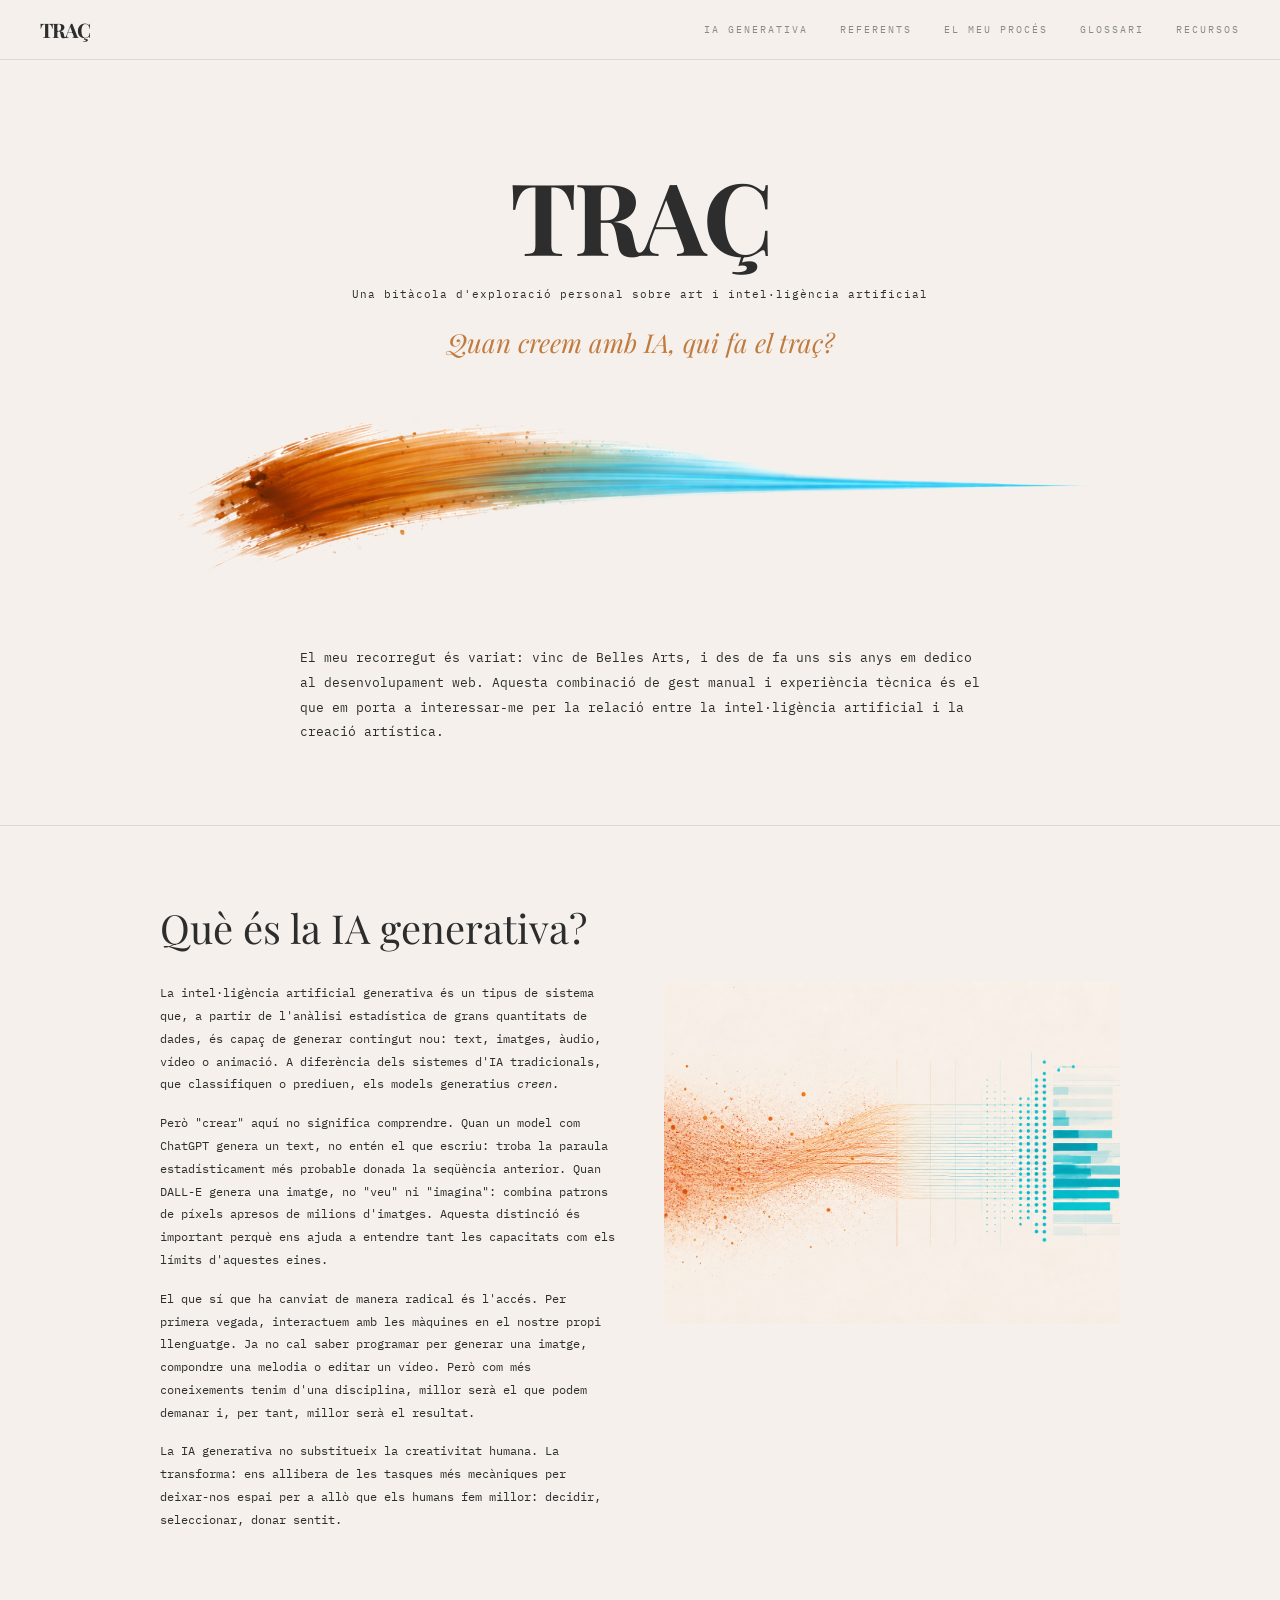
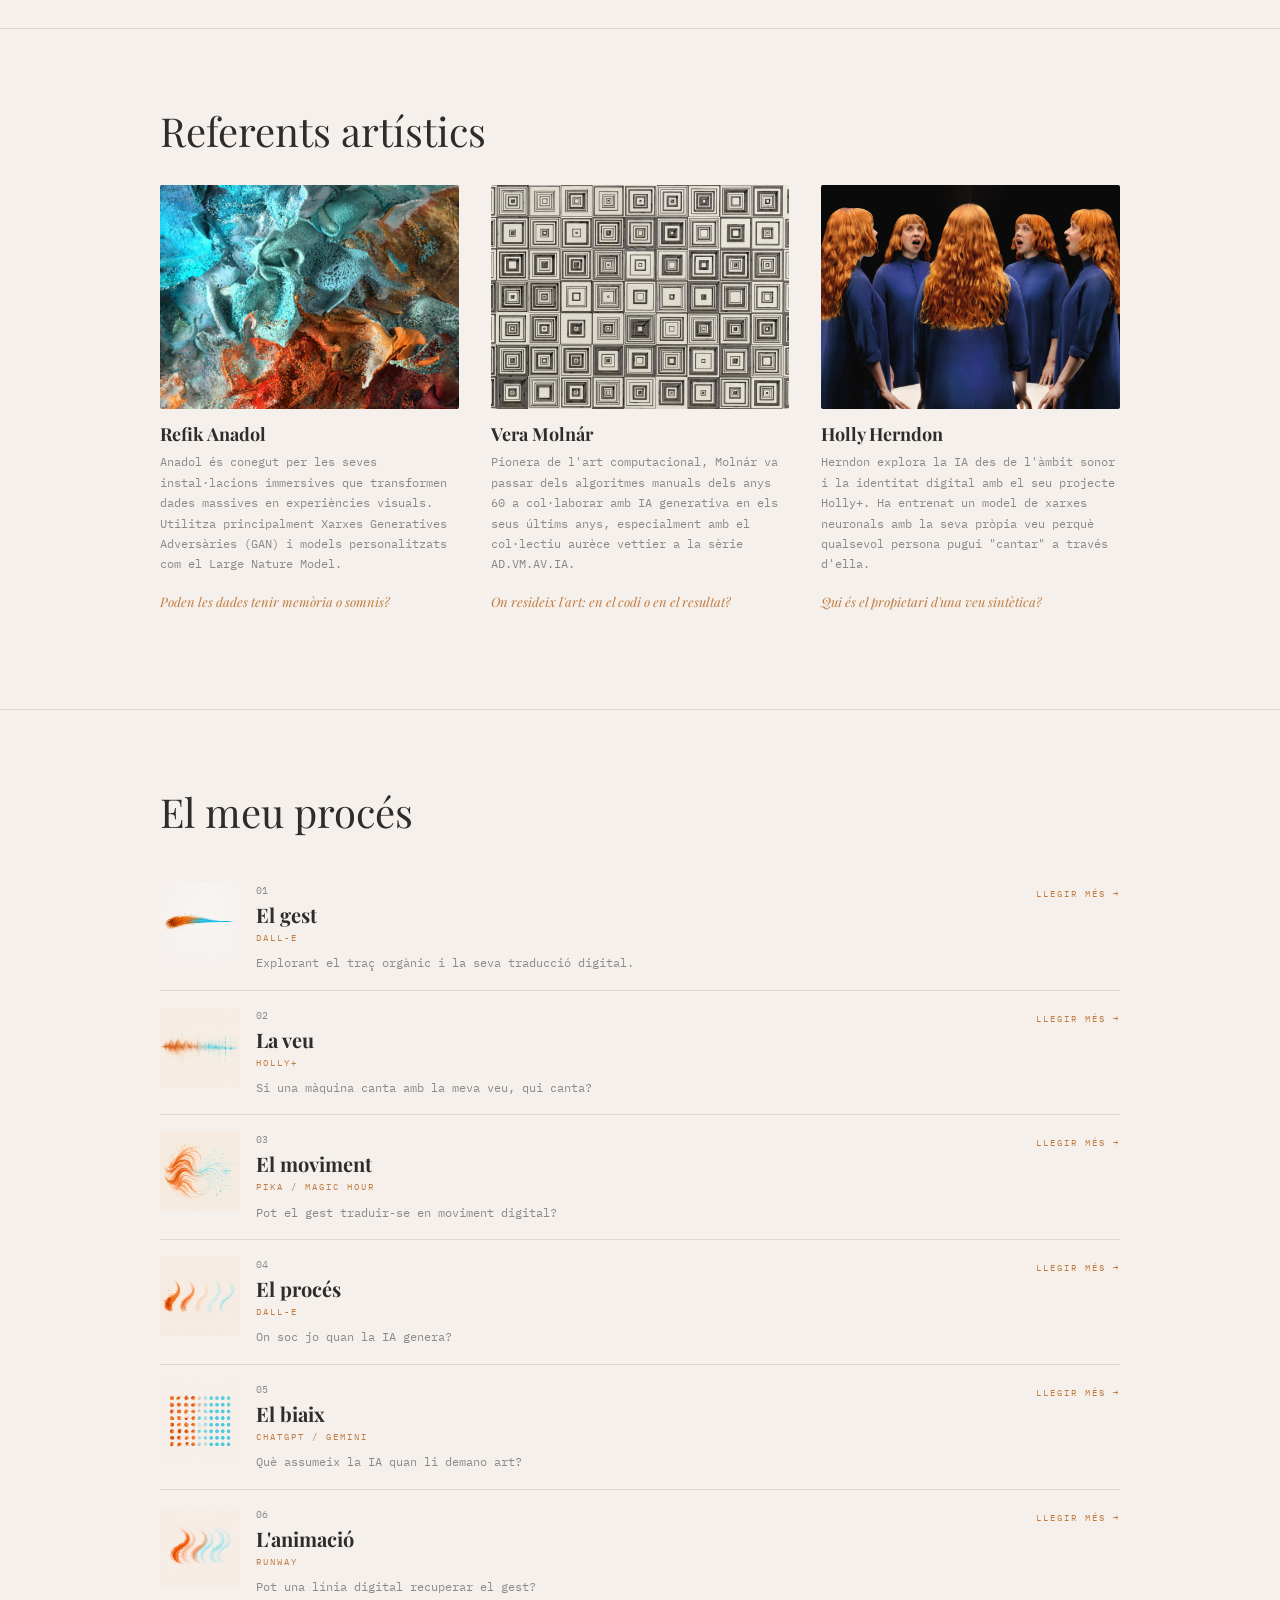
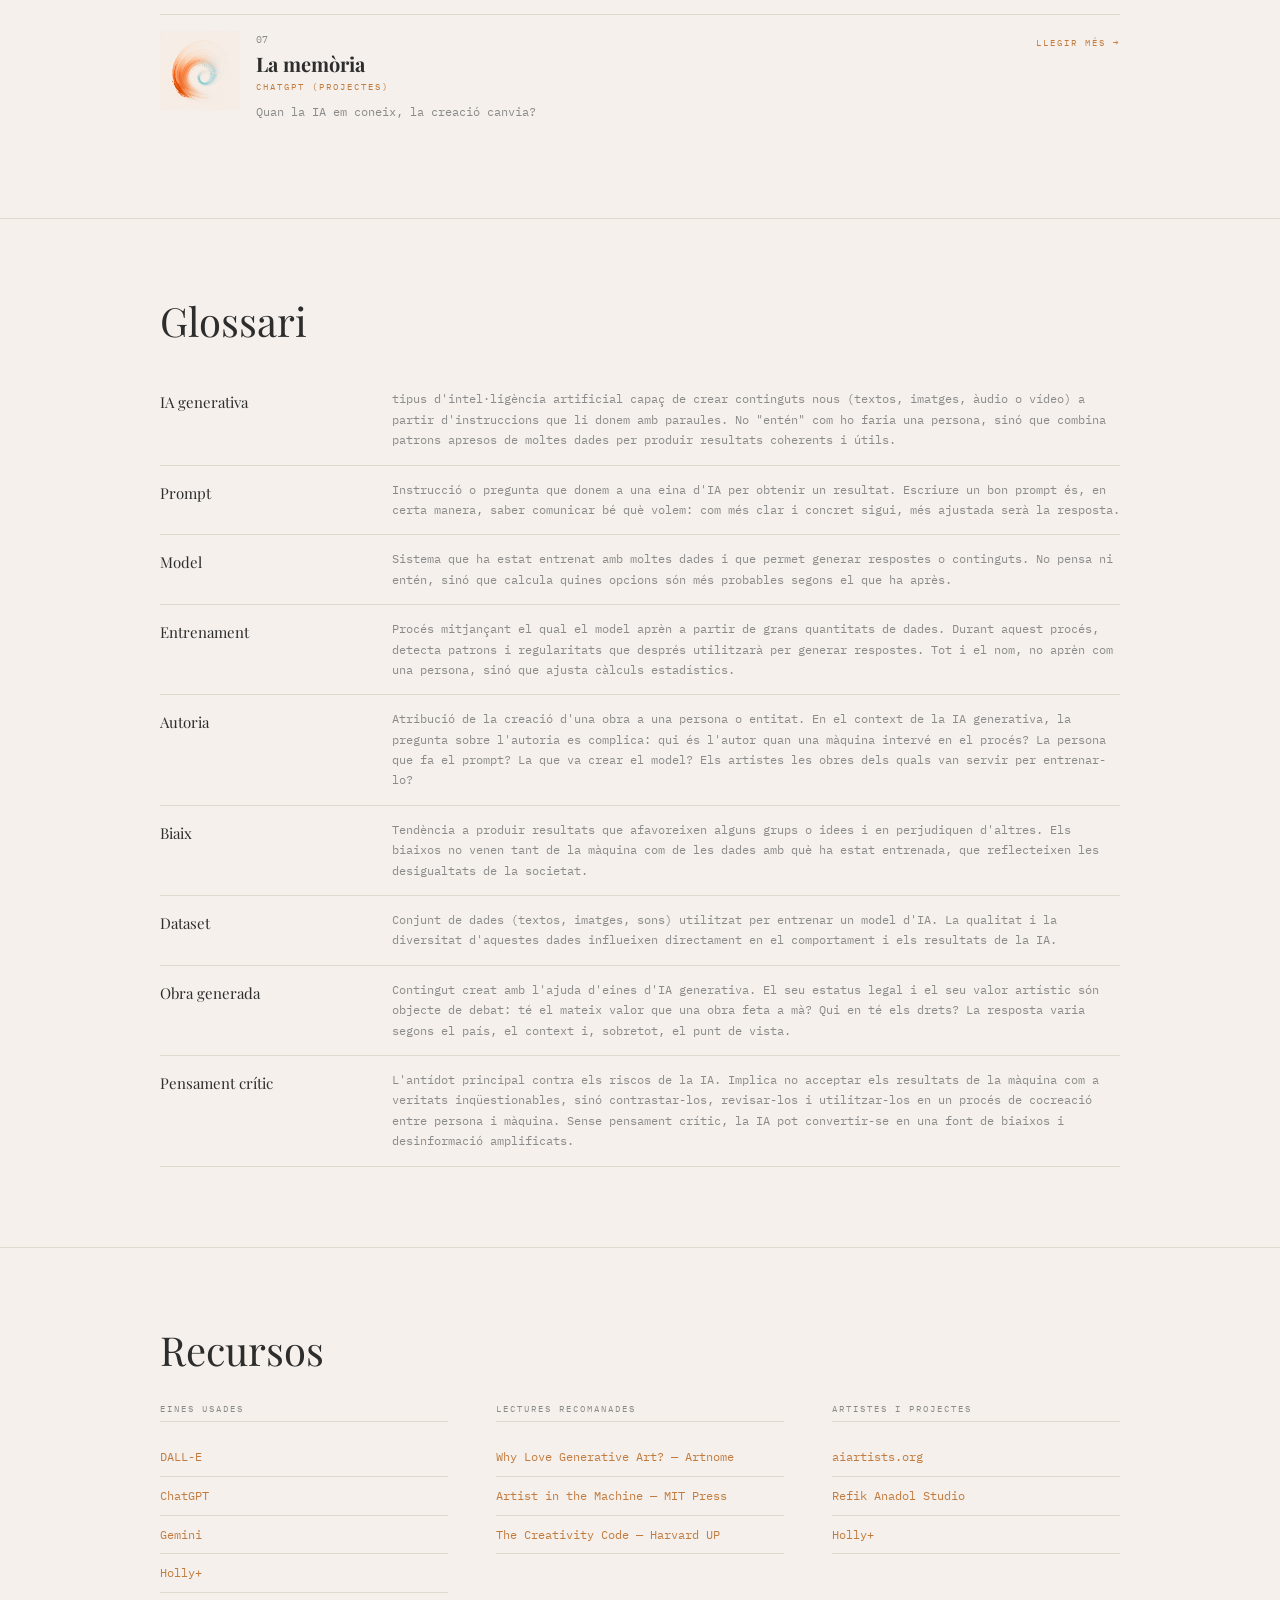
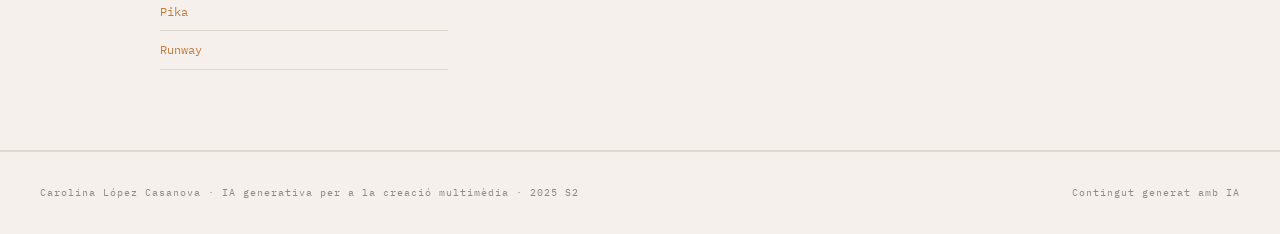
<file: index.html>
<!doctype html>
<html lang="ca">
  <head>
    <meta charset="UTF-8" />
    <meta name="viewport" content="width=device-width, initial-scale=1.0" />
    <title>Traç — Una bitàcola d'exploració personal sobre art i IA</title>
    <link rel="stylesheet" href="css/styles.css" />
    <link
      href="https://fonts.googleapis.com/css2?family=Playfair+Display:ital,wght@0,400;0,700;1,400&family=IBM+Plex+Mono:wght@300;400&display=swap"
      rel="stylesheet"
    />
  </head>
  <body>
    <!-- HEADER -->
    <header>
      <a href="#portada" class="logo">TRAÇ</a>
      <input type="checkbox" id="menu-toggle" hidden />
      <label for="menu-toggle" class="hamburger">
        <span></span>
        <span></span>
        <span></span>
      </label>
      <nav>
        <a href="#ia">IA Generativa</a>
        <a href="#referents">Referents</a>
        <a href="#proces">El meu procés</a>
        <a href="#glossari">Glossari</a>
        <a href="#recursos">Recursos</a>
      </nav>
    </header>

    <!-- MAIN -->
    <main>
      <!-- 01 PORTADA -->
      <section id="portada">
        <div class="section-inner portada-inner">
          <h1>TRAÇ</h1>
          <p class="subtitol">
            Una bitàcola d'exploració personal sobre art i intel·ligència
            artificial
          </p>
          <p class="pregunta">Quan creem amb IA, qui fa el traç?</p>
          <div class="portada-imatge">
            <img
              src="assets/img/trac-portada.png"
              alt="Pinzellada terracota que es transforma en línia digital cian"
            />
          </div>
          <p class="motivacio">
            El meu recorregut és variat: vinc de Belles Arts, i des de fa uns
            sis anys em dedico al desenvolupament web. Aquesta combinació de
            gest manual i experiència tècnica és el que em porta a interessar-me
            per la relació entre la intel·ligència artificial i la creació
            artística.
          </p>
        </div>
      </section>

      <!-- 02 QUÈ ÉS LA IA GENERATIVA -->
      <section id="ia">
        <div class="section-inner">
          <h2>Què és la IA generativa?</h2>
          <div class="ia-grid">
            <div class="ia-text">
              <p>
                La intel·ligència artificial generativa és un tipus de sistema
                que, a partir de l'anàlisi estadística de grans quantitats de
                dades, és capaç de generar contingut nou: text, imatges, àudio,
                vídeo o animació. A diferència dels sistemes d'IA tradicionals,
                que classifiquen o prediuen, els models generatius
                <em>creen</em>.
              </p>
              <p>
                Però "crear" aquí no significa comprendre. Quan un model com
                ChatGPT genera un text, no entén el que escriu: troba la paraula
                estadísticament més probable donada la seqüència anterior. Quan
                DALL-E genera una imatge, no "veu" ni "imagina": combina patrons
                de píxels apresos de milions d'imatges. Aquesta distinció és
                important perquè ens ajuda a entendre tant les capacitats com
                els límits d'aquestes eines.
              </p>
              <p>
                El que sí que ha canviat de manera radical és l'accés. Per
                primera vegada, interactuem amb les màquines en el nostre propi
                llenguatge. Ja no cal saber programar per generar una imatge,
                compondre una melodia o editar un vídeo. Però com més
                coneixements tenim d'una disciplina, millor serà el que podem
                demanar i, per tant, millor serà el resultat.
              </p>
              <p>
                La IA generativa no substitueix la creativitat humana. La
                transforma: ens allibera de les tasques més mecàniques per
                deixar-nos espai per a allò que els humans fem millor: decidir,
                seleccionar, donar sentit.
              </p>
            </div>
            <div class="ia-imatge">
              <img
                src="assets/img/ia-illustracio.png"
                alt="Il·lustració abstracta sobre el procés generatiu de la IA"
              />
            </div>
          </div>
        </div>
      </section>

      <!-- 03 REFERENTS ARTÍSTICS -->
      <section id="referents">
        <div class="section-inner">
          <h2>Referents artístics</h2>
          <div class="referents-grid">
            <article class="referent-card">
              <img src="assets/img/anadol.jpeg" alt="Obra de Refik Anadol" />
              <h3>Refik Anadol</h3>
              <p>
                Anadol és conegut per les seves instal·lacions immersives que
                transformen dades massives en experiències visuals. Utilitza
                principalment Xarxes Generatives Adversàries (GAN) i models
                personalitzats com el Large Nature Model.
              </p>
              <p class="pregunta-referent">
                Poden les dades tenir memòria o somnis?
              </p>
            </article>

            <article class="referent-card">
              <img src="assets/img/molnar.png" alt="Obra de Vera Molnár" />
              <h3>Vera Molnár</h3>
              <p>
                Pionera de l'art computacional, Molnár va passar dels algoritmes
                manuals dels anys 60 a col·laborar amb IA generativa en els seus
                últims anys, especialment amb el col·lectiu aurèce vettier a la
                sèrie AD.VM.AV.IA.
              </p>
              <p class="pregunta-referent">
                On resideix l'art: en el codi o en el resultat?
              </p>
            </article>

            <article class="referent-card">
              <img src="assets/img/herndon.webp" alt="Obra de Holly Herndon" />
              <h3>Holly Herndon</h3>
              <p>
                Herndon explora la IA des de l'àmbit sonor i la identitat
                digital amb el seu projecte Holly+. Ha entrenat un model de
                xarxes neuronals amb la seva pròpia veu perquè qualsevol persona
                pugui "cantar" a través d'ella.
              </p>
              <p class="pregunta-referent">
                Qui és el propietari d'una veu sintètica?
              </p>
            </article>
          </div>
        </div>
      </section>

      <!-- 04 EL MEU PROCÉS -->
      <section id="proces">
        <div class="section-inner">
          <h2>El meu procés</h2>
          <div class="entrades-list">
            <article class="entrada">
              <img src="assets/img/entrada-01.png" alt="El gest" />
              <div class="entrada-info">
                <span class="entrada-num">01</span>
                <h3>El gest</h3>
                <span class="entrada-eina">DALL-E</span>
                <p>Explorant el traç orgànic i la seva traducció digital.</p>
              </div>
              <a href="pages/bitacola-01.html" class="llegir-mes"
                >Llegir més →</a
              >
            </article>

            <article class="entrada">
              <img src="assets/img/entrada-02.png" alt="La veu" />
              <div class="entrada-info">
                <span class="entrada-num">02</span>
                <h3>La veu</h3>
                <span class="entrada-eina">Holly+</span>
                <p>Si una màquina canta amb la meva veu, qui canta?</p>
              </div>
              <a href="pages/bitacola-02.html" class="llegir-mes"
                >Llegir més →</a
              >
            </article>

            <article class="entrada">
              <img src="assets/img/entrada-03.png" alt="El moviment" />
              <div class="entrada-info">
                <span class="entrada-num">03</span>
                <h3>El moviment</h3>
                <span class="entrada-eina">Pika / Magic Hour</span>
                <p>Pot el gest traduir-se en moviment digital?</p>
              </div>
              <a href="pages/bitacola-03.html" class="llegir-mes"
                >Llegir més →</a
              >
            </article>

            <article class="entrada">
              <img src="assets/img/entrada-04.png" alt="El procés" />
              <div class="entrada-info">
                <span class="entrada-num">04</span>
                <h3>El procés</h3>
                <span class="entrada-eina">DALL-E</span>
                <p>On soc jo quan la IA genera?</p>
              </div>
              <a href="pages/bitacola-04.html" class="llegir-mes"
                >Llegir més →</a
              >
            </article>

            <article class="entrada">
              <img src="assets/img/entrada-05.png" alt="El biaix" />
              <div class="entrada-info">
                <span class="entrada-num">05</span>
                <h3>El biaix</h3>
                <span class="entrada-eina">ChatGPT / Gemini</span>
                <p>Què assumeix la IA quan li demano art?</p>
              </div>
              <a href="pages/bitacola-05.html" class="llegir-mes"
                >Llegir més →</a
              >
            </article>

            <article class="entrada">
              <img src="assets/img/entrada-06.png" alt="L'animació" />
              <div class="entrada-info">
                <span class="entrada-num">06</span>
                <h3>L'animació</h3>
                <span class="entrada-eina">Runway</span>
                <p>Pot una línia digital recuperar el gest?</p>
              </div>
              <a href="pages/bitacola-06.html" class="llegir-mes"
                >Llegir més →</a
              >
            </article>

            <article class="entrada">
              <img src="assets/img/entrada-07.png" alt="La memòria" />
              <div class="entrada-info">
                <span class="entrada-num">07</span>
                <h3>La memòria</h3>
                <span class="entrada-eina">ChatGPT (Projectes)</span>
                <p>Quan la IA em coneix, la creació canvia?</p>
              </div>
              <a href="pages/bitacola-07.html" class="llegir-mes"
                >Llegir més →</a
              >
            </article>
          </div>
        </div>
      </section>

      <!-- 05 GLOSSARI -->
      <section id="glossari">
        <div class="section-inner">
          <h2>Glossari</h2>
          <dl class="glossari-grid">
            <dt>IA generativa</dt>
            <dd>
              tipus d'intel·ligència artificial capaç de crear continguts nous
              (textos, imatges, àudio o vídeo) a partir d'instruccions que li
              donem amb paraules. No "entén" com ho faria una persona, sinó que
              combina patrons apresos de moltes dades per produir resultats
              coherents i útils.
            </dd>

            <dt>Prompt</dt>
            <dd>
              Instrucció o pregunta que donem a una eina d'IA per obtenir un
              resultat. Escriure un bon prompt és, en certa manera, saber
              comunicar bé què volem: com més clar i concret sigui, més ajustada
              serà la resposta.
            </dd>

            <dt>Model</dt>
            <dd>
              Sistema que ha estat entrenat amb moltes dades i que permet
              generar respostes o continguts. No pensa ni entén, sinó que
              calcula quines opcions són més probables segons el que ha après.
            </dd>

            <dt>Entrenament</dt>
            <dd>
              Procés mitjançant el qual el model aprèn a partir de grans
              quantitats de dades. Durant aquest procés, detecta patrons i
              regularitats que després utilitzarà per generar respostes. Tot i
              el nom, no aprèn com una persona, sinó que ajusta càlculs
              estadístics.
            </dd>

            <dt>Autoria</dt>
            <dd>
              Atribució de la creació d'una obra a una persona o entitat. En el
              context de la IA generativa, la pregunta sobre l'autoria es
              complica: qui és l'autor quan una màquina intervé en el procés? La
              persona que fa el prompt? La que va crear el model? Els artistes
              les obres dels quals van servir per entrenar-lo?
            </dd>

            <dt>Biaix</dt>
            <dd>
              Tendència a produir resultats que afavoreixen alguns grups o idees
              i en perjudiquen d'altres. Els biaixos no venen tant de la màquina
              com de les dades amb què ha estat entrenada, que reflecteixen les
              desigualtats de la societat.
            </dd>

            <dt>Dataset</dt>
            <dd>
              Conjunt de dades (textos, imatges, sons) utilitzat per entrenar un
              model d'IA. La qualitat i la diversitat d'aquestes dades
              influeixen directament en el comportament i els resultats de la
              IA.
            </dd>

            <dt>Obra generada</dt>
            <dd>
              Contingut creat amb l'ajuda d'eines d'IA generativa. El seu
              estatus legal i el seu valor artístic són objecte de debat: té el
              mateix valor que una obra feta a mà? Qui en té els drets? La
              resposta varia segons el país, el context i, sobretot, el punt de
              vista.
            </dd>
            <dt>Pensament crític</dt>
            <dd>
              L'antídot principal contra els riscos de la IA. Implica no
              acceptar els resultats de la màquina com a veritats
              inqüestionables, sinó contrastar-los, revisar-los i utilitzar-los
              en un procés de cocreació entre persona i màquina. Sense pensament
              crític, la IA pot convertir-se en una font de biaixos i
              desinformació amplificats.
            </dd>
          </dl>
        </div>
      </section>

      <!-- 06 RECURSOS -->
      <section id="recursos">
        <div class="section-inner">
          <h2>Recursos</h2>
          <div class="recursos-grid">
            <div class="recursos-bloc">
              <h3>Eines usades</h3>
              <ul>
                <li>
                  <a href="https://openai.com/dall-e" target="_blank">DALL-E</a>
                </li>
                <li>
                  <a href="https://chatgpt.com" target="_blank">ChatGPT</a>
                </li>
                <li>
                  <a href="https://gemini.google.com" target="_blank">Gemini</a>
                </li>
                <li>
                  <a href="https://holly.plus" target="_blank">Holly+</a>
                </li>
                <li>
                  <a href="https://pika.art" target="_blank">Pika</a>
                </li>
                <li>
                  <a href="https://runwayml.com" target="_blank">Runway</a>
                </li>
              </ul>
            </div>
            <div class="recursos-bloc">
              <h3>Lectures recomanades</h3>
              <ul>
                <li>
                  <a
                    href="https://www.artnome.com/news/2018/8/8/why-love-generative-art"
                    target="_blank"
                    >Why Love Generative Art? — Artnome</a
                  >
                </li>
                <li>
                  <a
                    href="https://mitpress.mit.edu/9780262538930/"
                    target="_blank"
                    >Artist in the Machine — MIT Press</a
                  >
                </li>
                <li>
                  <a
                    href="https://www.hup.harvard.edu/books/9780674088160"
                    target="_blank"
                    >The Creativity Code — Harvard UP</a
                  >
                </li>
              </ul>
            </div>
            <div class="recursos-bloc">
              <h3>Artistes i projectes</h3>
              <ul>
                <li>
                  <a href="https://aiartists.org" target="_blank"
                    >aiartists.org</a
                  >
                </li>
                <li>
                  <a href="https://refikanadol.com" target="_blank"
                    >Refik Anadol Studio</a
                  >
                </li>
                <li><a href="https://holly.plus" target="_blank">Holly+</a></li>
              </ul>
            </div>
          </div>
        </div>
      </section>
    </main>

    <!-- FOOTER -->
    <footer>
      <p>
        Carolina López Casanova · IA generativa per a la creació multimèdia ·
        2025 S2
      </p>
      <p>Contingut generat amb IA</p>
    </footer>
  </body>
</html>
</file>
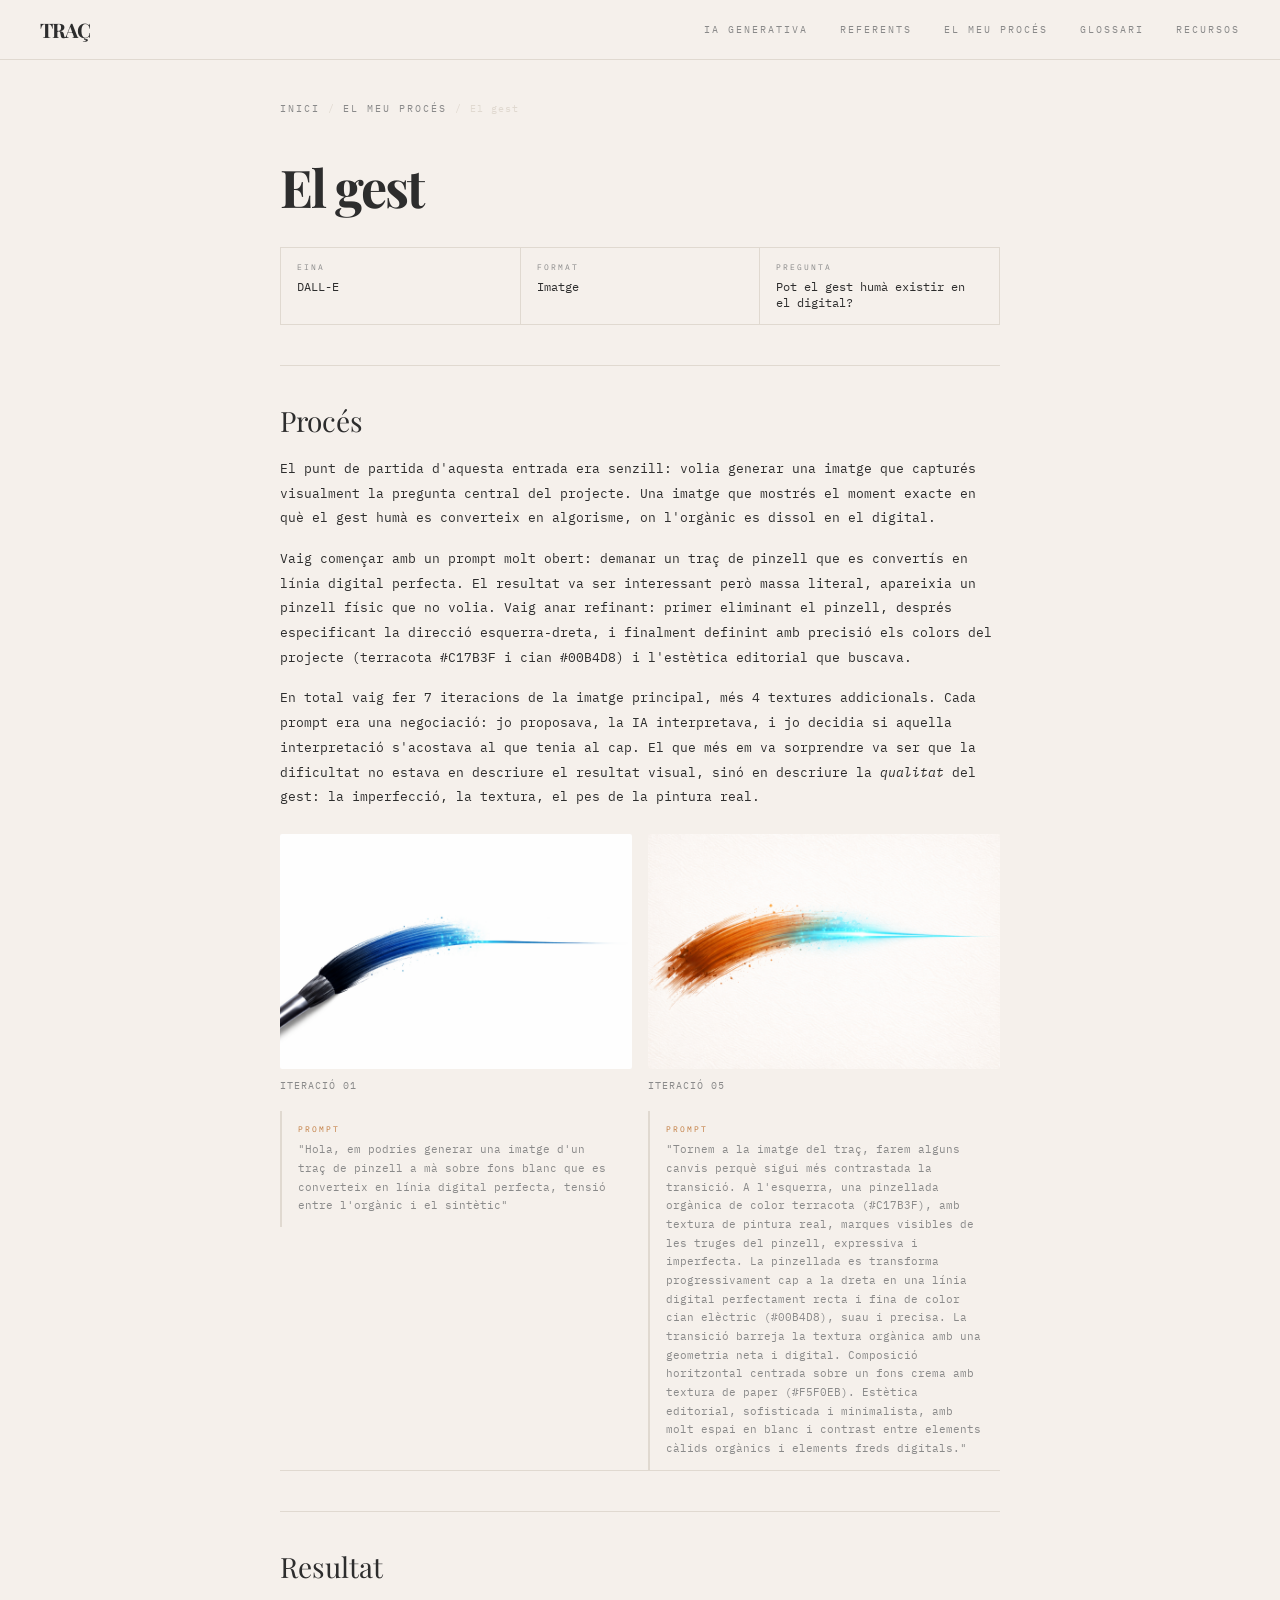
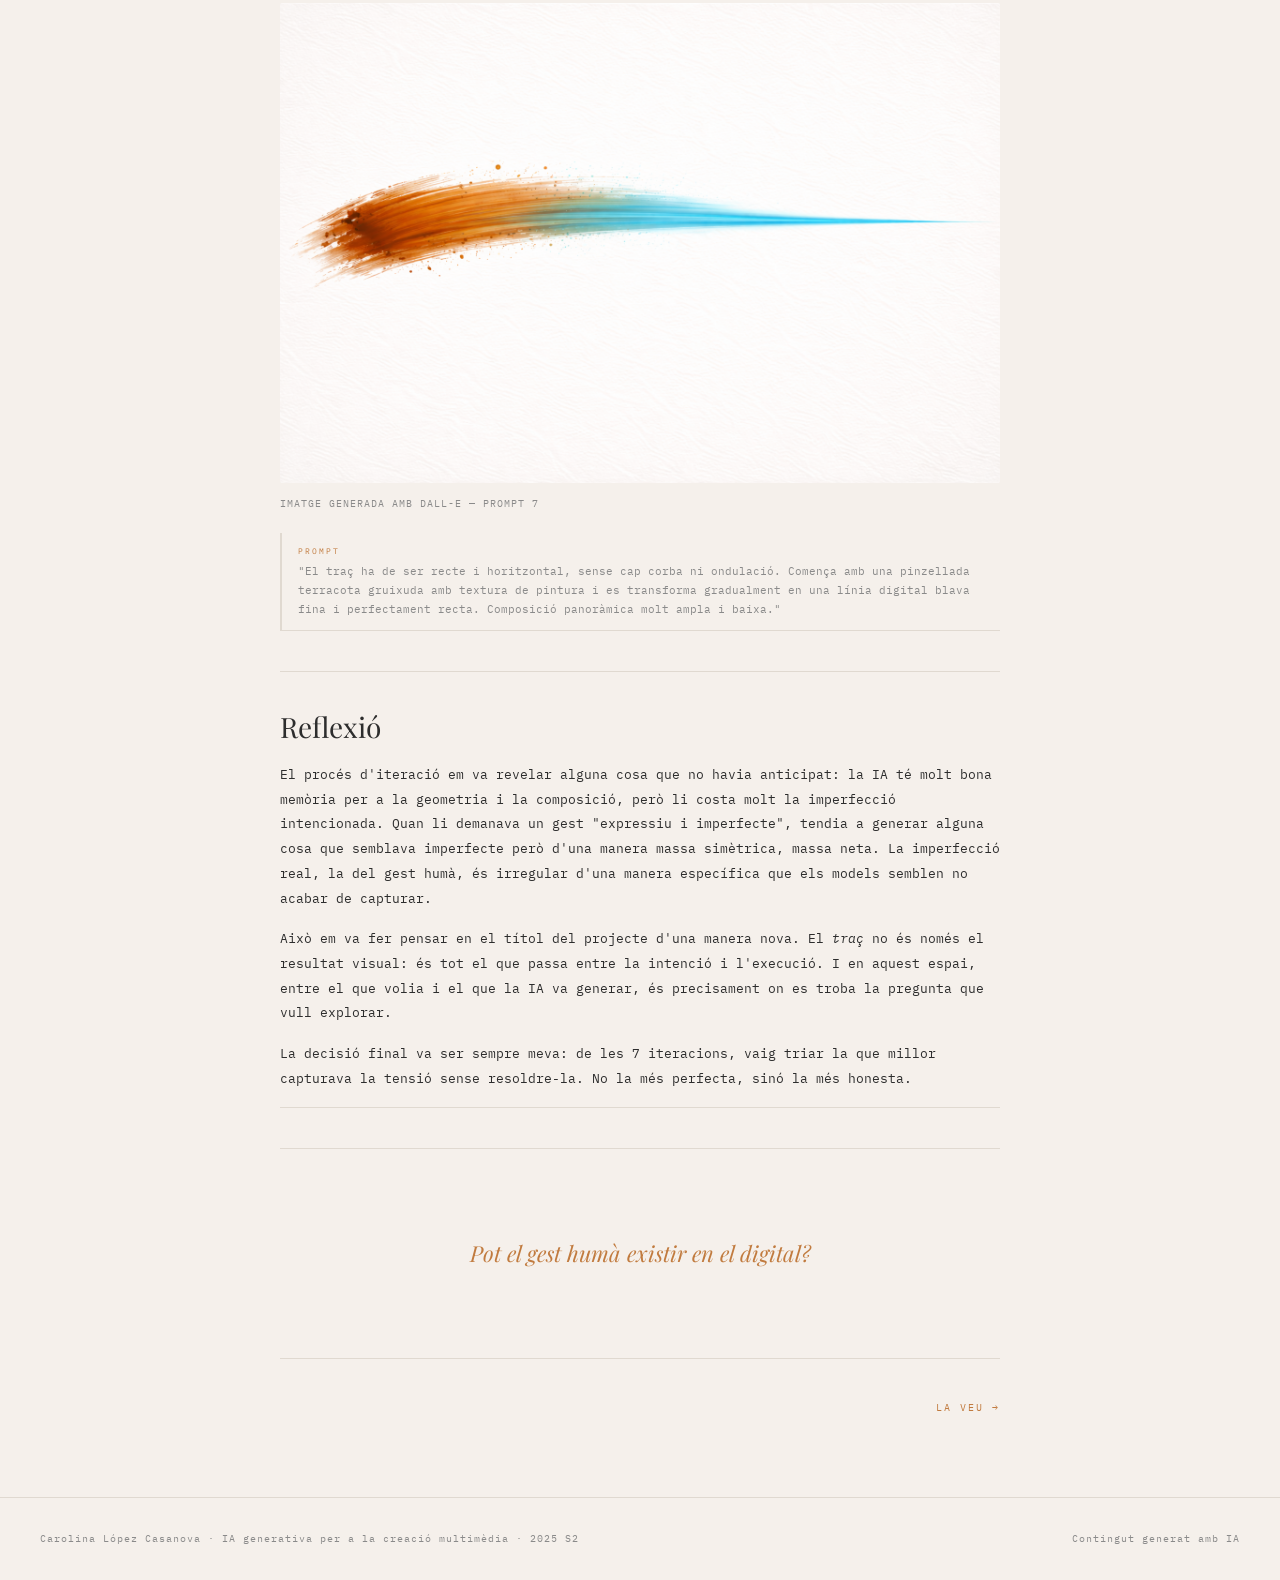
<file: pages/bitacola-01.html>
<!doctype html>
<html lang="ca">
  <head>
    <meta charset="UTF-8" />
    <meta name="viewport" content="width=device-width, initial-scale=1.0" />
    <title>El gest — Traç</title>
    <link rel="stylesheet" href="../css/styles.css" />
    <link rel="stylesheet" href="../css/bitacola.css" />
    <link
      href="https://fonts.googleapis.com/css2?family=Playfair+Display:ital,wght@0,400;0,700;1,400&family=IBM+Plex+Mono:wght@300;400&display=swap"
      rel="stylesheet"
    />
  </head>
  <body>
    <header>
      <a href="../index.html" class="logo">TRAÇ</a>
      <input type="checkbox" id="menu-toggle" hidden />
      <label for="menu-toggle" class="hamburger">
        <span></span>
        <span></span>
        <span></span>
      </label>
      <nav>
        <a href="../index.html#ia">IA Generativa</a>
        <a href="../index.html#referents">Referents</a>
        <a href="../index.html#proces" class="active">El meu procés</a>
        <a href="../index.html#glossari">Glossari</a>
        <a href="../index.html#recursos">Recursos</a>
      </nav>
    </header>

    <main class="entrada-main">
      <nav class="breadcrumb" aria-label="Navegació de fil">
        <a href="../index.html">Inici</a>
        <span>/</span>
        <a href="../index.html#proces">El meu procés</a>
        <span>/</span>
        <span>El gest</span>
      </nav>

      <h1>El gest</h1>

      <div class="fitxa">
        <div class="fitxa-item">
          <span class="fitxa-label">Eina</span>
          <span class="fitxa-value">DALL-E</span>
        </div>
        <div class="fitxa-item">
          <span class="fitxa-label">Format</span>
          <span class="fitxa-value">Imatge</span>
        </div>
        <div class="fitxa-item">
          <span class="fitxa-label">Pregunta</span>
          <span class="fitxa-value"
            >Pot el gest humà existir en el digital?</span
          >
        </div>
      </div>

      <hr class="divider" />

      <section class="bloc">
        <h2>Procés</h2>
        <p>
          El punt de partida d'aquesta entrada era senzill: volia generar una
          imatge que capturés visualment la pregunta central del projecte. Una
          imatge que mostrés el moment exacte en què el gest humà es converteix
          en algorisme, on l'orgànic es dissol en el digital.
        </p>
        <p>
          Vaig començar amb un prompt molt obert: demanar un traç de pinzell que
          es convertís en línia digital perfecta. El resultat va ser interessant
          però massa literal, apareixia un pinzell físic que no volia. Vaig anar
          refinant: primer eliminant el pinzell, després especificant la
          direcció esquerra-dreta, i finalment definint amb precisió els colors
          del projecte (terracota #C17B3F i cian #00B4D8) i l'estètica editorial
          que buscava.
        </p>
        <p>
          En total vaig fer 7 iteracions de la imatge principal, més 4 textures
          addicionals. Cada prompt era una negociació: jo proposava, la IA
          interpretava, i jo decidia si aquella interpretació s'acostava al que
          tenia al cap. El que més em va sorprendre va ser que la dificultat no
          estava en descriure el resultat visual, sinó en descriure la
          <em>qualitat</em> del gest: la imperfecció, la textura, el pes de la
          pintura real.
        </p>

        <div class="proces-imatges">
          <figure>
            <img
              src="../assets/img/gest-iteracio-01.png"
              alt="Primera iteració — traç orgànic sobre fons blanc"
            />
            <figcaption>Iteració 01</figcaption>
            <blockquote class="prompt">
              <span class="prompt-label">Prompt</span>
              "Hola, em podries generar una imatge d'un traç de pinzell a mà
              sobre fons blanc que es converteix en línia digital perfecta,
              tensió entre l'orgànic i el sintètic"
            </blockquote>
          </figure>
          <figure>
            <img
              src="../assets/img/gest-iteracio-05.png"
              alt="Iteració amb colors definitius del projecte"
            />
            <figcaption>Iteració 05</figcaption>
            <blockquote class="prompt">
              <span class="prompt-label">Prompt</span>
              "Tornem a la imatge del traç, farem alguns canvis perquè sigui més
              contrastada la transició. A l'esquerra, una pinzellada orgànica de
              color terracota (#C17B3F), amb textura de pintura real, marques
              visibles de les truges del pinzell, expressiva i imperfecta. La
              pinzellada es transforma progressivament cap a la dreta en una
              línia digital perfectament recta i fina de color cian elèctric
              (#00B4D8), suau i precisa. La transició barreja la textura
              orgànica amb una geometria neta i digital. Composició horitzontal
              centrada sobre un fons crema amb textura de paper (#F5F0EB).
              Estètica editorial, sofisticada i minimalista, amb molt espai en
              blanc i contrast entre elements càlids orgànics i elements freds
              digitals."
            </blockquote>
          </figure>
        </div>
      </section>

      <hr class="divider" />

      <section class="bloc">
        <h2>Resultat</h2>
        <figure class="resultat">
          <img
            src="../assets/img/gest-iteracio-07.png"
            alt="Pinzellada terracota expressiva que es transforma gradualment en línia digital cian perfectament recta, sobre fons crema"
          />
          <figcaption>Imatge generada amb DALL-E — Prompt 7</figcaption>
          <blockquote class="prompt">
            <span class="prompt-label">Prompt</span>
            "El traç ha de ser recte i horitzontal, sense cap corba ni
            ondulació. Comença amb una pinzellada terracota gruixuda amb textura
            de pintura i es transforma gradualment en una línia digital blava
            fina i perfectament recta. Composició panoràmica molt ampla i
            baixa."
          </blockquote>
        </figure>
      </section>

      <hr class="divider" />

      <section class="bloc">
        <h2>Reflexió</h2>
        <p>
          El procés d'iteració em va revelar alguna cosa que no havia anticipat:
          la IA té molt bona memòria per a la geometria i la composició, però li
          costa molt la imperfecció intencionada. Quan li demanava un gest
          "expressiu i imperfecte", tendia a generar alguna cosa que semblava
          imperfecte però d'una manera massa simètrica, massa neta. La
          imperfecció real, la del gest humà, és irregular d'una manera
          específica que els models semblen no acabar de capturar.
        </p>
        <p>
          Això em va fer pensar en el títol del projecte d'una manera nova. El
          <em>traç</em> no és només el resultat visual: és tot el que passa
          entre la intenció i l'execució. I en aquest espai, entre el que volia
          i el que la IA va generar, és precisament on es troba la pregunta que
          vull explorar.
        </p>
        <p>
          La decisió final va ser sempre meva: de les 7 iteracions, vaig triar
          la que millor capturava la tensió sense resoldre-la. No la més
          perfecta, sinó la més honesta.
        </p>
      </section>

      <hr class="divider" />

      <p class="pregunta-entrada">Pot el gest humà existir en el digital?</p>

      <hr class="divider" />

      <nav class="nav-entrades" aria-label="Navegació entre entrades">
        <span class="nav-anterior"></span>
        <a href="bitacola-02.html" class="nav-seguent">La veu →</a>
      </nav>
    </main>

    <footer>
      <p>
        Carolina López Casanova · IA generativa per a la creació multimèdia ·
        2025 S2
      </p>
      <p>Contingut generat amb IA</p>
    </footer>
  </body>
</html>
</file>
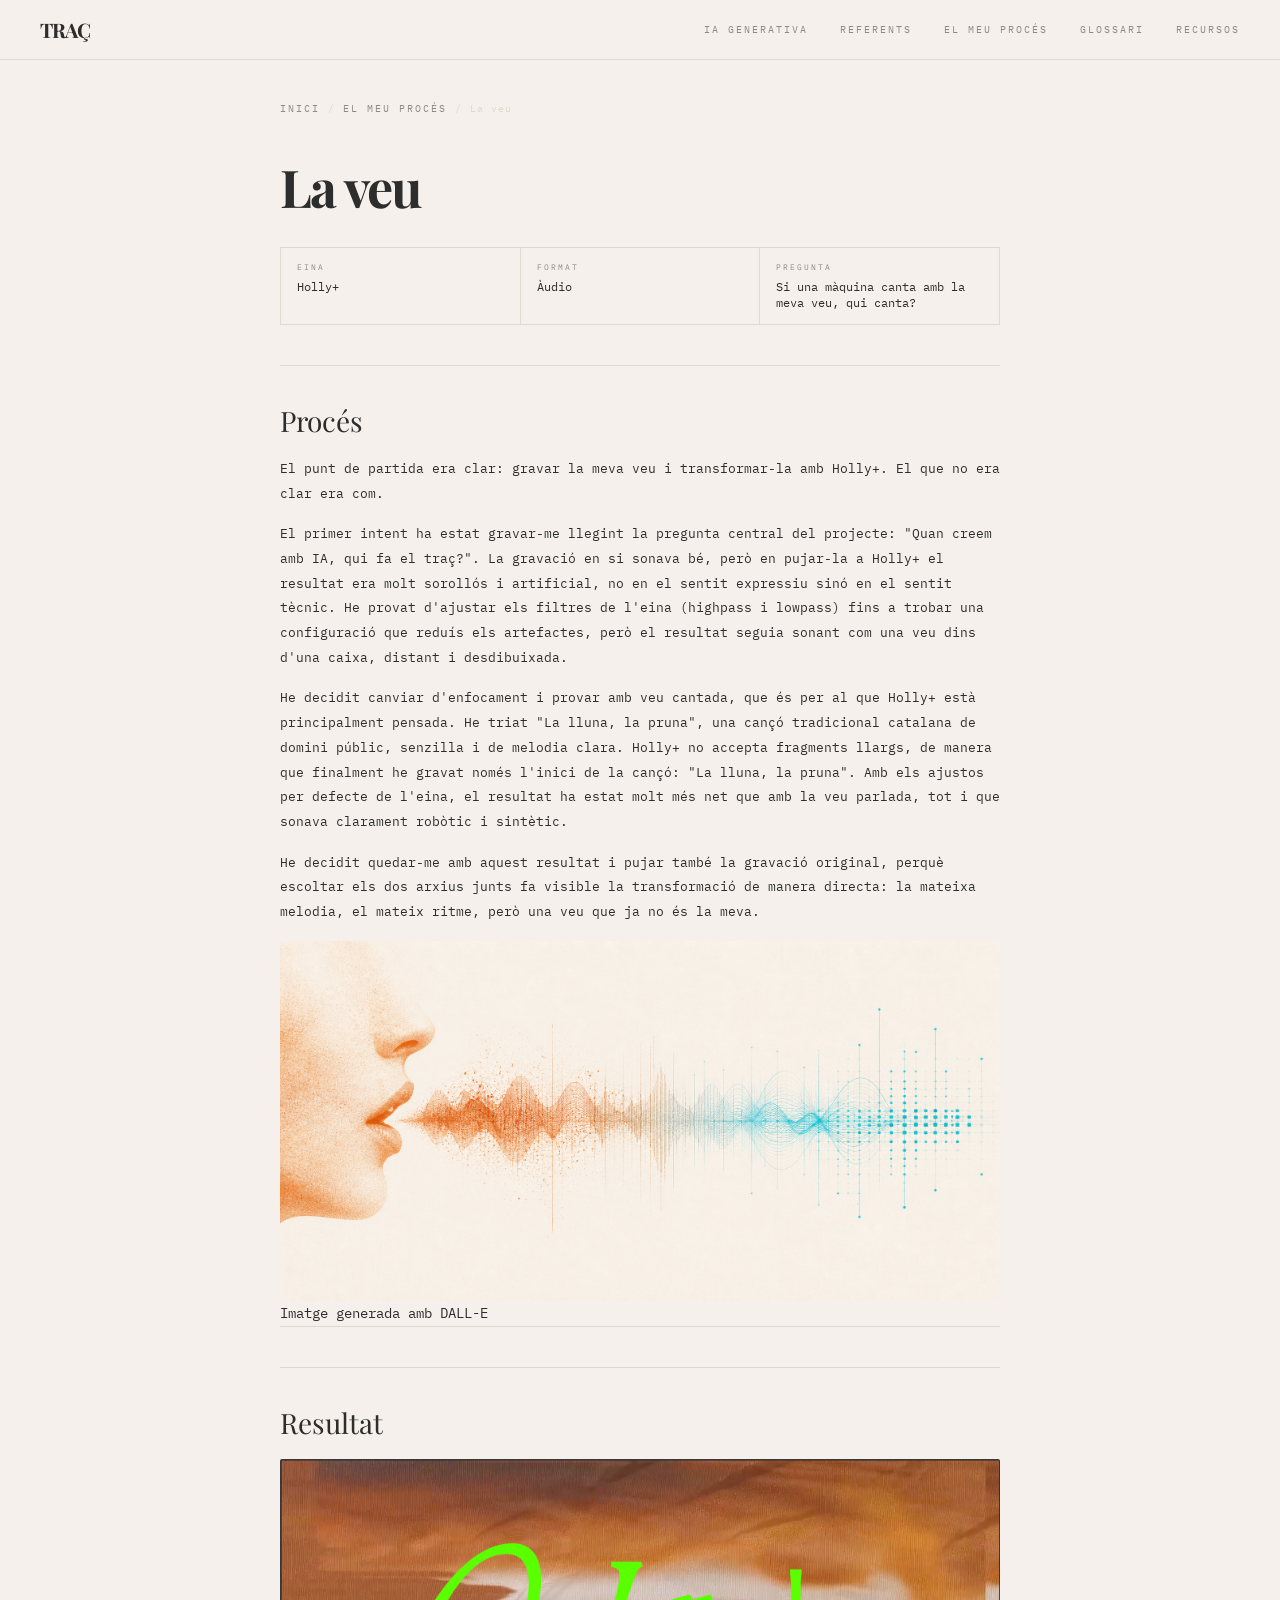
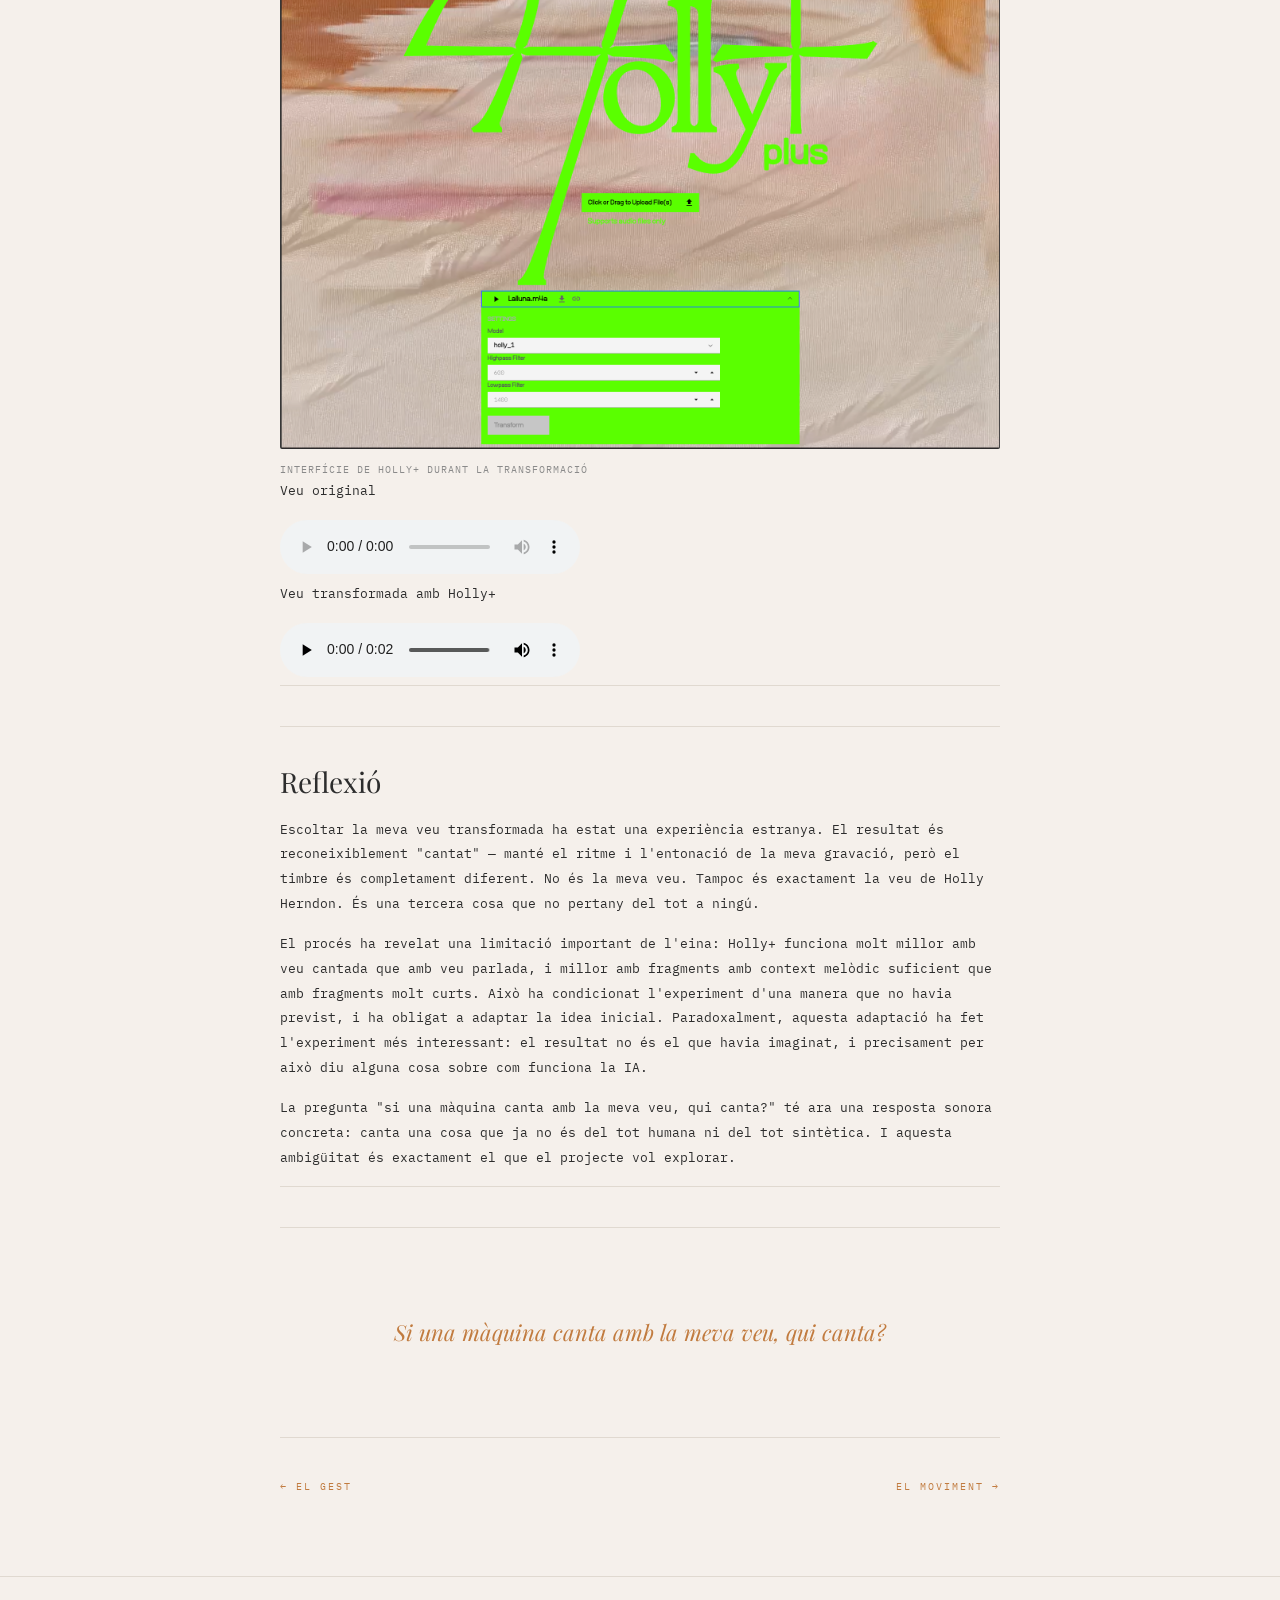
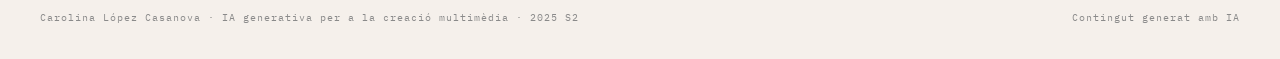
<file: pages/bitacola-02.html>
<!doctype html>
<html lang="ca">
  <head>
    <meta charset="UTF-8" />
    <meta name="viewport" content="width=device-width, initial-scale=1.0" />
    <title>La veu — Traç</title>
    <link rel="stylesheet" href="../css/styles.css" />
    <link rel="stylesheet" href="../css/bitacola.css" />
    <link
      href="https://fonts.googleapis.com/css2?family=Playfair+Display:ital,wght@0,400;0,700;1,400&family=IBM+Plex+Mono:wght@300;400&display=swap"
      rel="stylesheet"
    />
  </head>
  <body>
    <header>
      <a href="../index.html" class="logo">TRAÇ</a>
      <input type="checkbox" id="menu-toggle" hidden />
      <label for="menu-toggle" class="hamburger">
        <span></span>
        <span></span>
        <span></span>
      </label>
      <nav>
        <a href="../index.html#ia">IA Generativa</a>
        <a href="../index.html#referents">Referents</a>
        <a href="../index.html#proces" class="active">El meu procés</a>
        <a href="../index.html#glossari">Glossari</a>
        <a href="../index.html#recursos">Recursos</a>
      </nav>
    </header>

    <main class="entrada-main">
      <nav class="breadcrumb" aria-label="Navegació de fil">
        <a href="../index.html">Inici</a>
        <span>/</span>
        <a href="../index.html#proces">El meu procés</a>
        <span>/</span>
        <span>La veu</span>
      </nav>

      <h1>La veu</h1>

      <div class="fitxa">
        <div class="fitxa-item">
          <span class="fitxa-label">Eina</span>
          <span class="fitxa-value">Holly+</span>
        </div>
        <div class="fitxa-item">
          <span class="fitxa-label">Format</span>
          <span class="fitxa-value">Àudio</span>
        </div>
        <div class="fitxa-item">
          <span class="fitxa-label">Pregunta</span>
          <span class="fitxa-value"
            >Si una màquina canta amb la meva veu, qui canta?</span
          >
        </div>
      </div>

      <hr class="divider" />

      <section class="bloc">
        <h2>Procés</h2>
        <p>
          El punt de partida era clar: gravar la meva veu i transformar-la amb
          Holly+. El que no era clar era com.
        </p>
        <p>
          El primer intent ha estat gravar-me llegint la pregunta central del
          projecte: "Quan creem amb IA, qui fa el traç?". La gravació en si
          sonava bé, però en pujar-la a Holly+ el resultat era molt sorollós i
          artificial, no en el sentit expressiu sinó en el sentit tècnic. He
          provat d'ajustar els filtres de l'eina (highpass i lowpass) fins a
          trobar una configuració que reduís els artefactes, però el resultat
          seguia sonant com una veu dins d'una caixa, distant i desdibuixada.
        </p>
        <p>
          He decidit canviar d'enfocament i provar amb veu cantada, que és per
          al que Holly+ està principalment pensada. He triat "La lluna, la
          pruna", una cançó tradicional catalana de domini públic, senzilla i de
          melodia clara. Holly+ no accepta fragments llargs, de manera que
          finalment he gravat només l'inici de la cançó: "La lluna, la pruna".
          Amb els ajustos per defecte de l'eina, el resultat ha estat molt més
          net que amb la veu parlada, tot i que sonava clarament robòtic i
          sintètic.
        </p>
        <p>
          He decidit quedar-me amb aquest resultat i pujar també la gravació
          original, perquè escoltar els dos arxius junts fa visible la
          transformació de manera directa: la mateixa melodia, el mateix ritme,
          però una veu que ja no és la meva.
        </p>

        <figure>
          <img
            src="../assets/img/entrada-02-gran.png"
            alt="Captura de la interfície de Holly+ durant el procés de transformació de veu"
          />
          <figcaption>Imatge generada amb DALL-E</figcaption>
        </figure>
      </section>

      <hr class="divider" />

      <section class="bloc">
        <h2>Resultat</h2>

        <figure class="resultat">
          <img
            src="../assets/img/holly-proces.png"
            alt="Visualització abstracta d'una veu que es transforma en ones digitals, tons terracota i cian"
          />
          <figcaption>Interfície de Holly+ durant la transformació</figcaption>
        </figure>

        <p class="audio-label">Veu original</p>
        <audio controls>
          <source src="../assets/audio/veu-original.m4a" type="audio/mp4" />
        </audio>

        <p class="audio-label">Veu transformada amb Holly+</p>
        <audio controls>
          <source src="../assets/audio/veu-holly.mp3" type="audio/mpeg" />
        </audio>
      </section>

      <hr class="divider" />

      <section class="bloc">
        <h2>Reflexió</h2>
        <p>
          Escoltar la meva veu transformada ha estat una experiència estranya.
          El resultat és reconeixiblement "cantat" — manté el ritme i
          l'entonació de la meva gravació, però el timbre és completament
          diferent. No és la meva veu. Tampoc és exactament la veu de Holly
          Herndon. És una tercera cosa que no pertany del tot a ningú.
        </p>
        <p>
          El procés ha revelat una limitació important de l'eina: Holly+
          funciona molt millor amb veu cantada que amb veu parlada, i millor amb
          fragments amb context melòdic suficient que amb fragments molt curts.
          Això ha condicionat l'experiment d'una manera que no havia previst, i
          ha obligat a adaptar la idea inicial. Paradoxalment, aquesta adaptació
          ha fet l'experiment més interessant: el resultat no és el que havia
          imaginat, i precisament per això diu alguna cosa sobre com funciona la
          IA.
        </p>
        <p>
          La pregunta "si una màquina canta amb la meva veu, qui canta?" té ara
          una resposta sonora concreta: canta una cosa que ja no és del tot
          humana ni del tot sintètica. I aquesta ambigüitat és exactament el que
          el projecte vol explorar.
        </p>
      </section>

      <hr class="divider" />

      <p class="pregunta-entrada">
        Si una màquina canta amb la meva veu, qui canta?
      </p>

      <hr class="divider" />

      <nav class="nav-entrades" aria-label="Navegació entre entrades">
        <a href="bitacola-01.html" class="nav-anterior">← El gest</a>
        <a href="bitacola-03.html" class="nav-seguent">El moviment →</a>
      </nav>
    </main>

    <footer>
      <p>
        Carolina López Casanova · IA generativa per a la creació multimèdia ·
        2025 S2
      </p>
      <p>Contingut generat amb IA</p>
    </footer>
  </body>
</html>
</file>
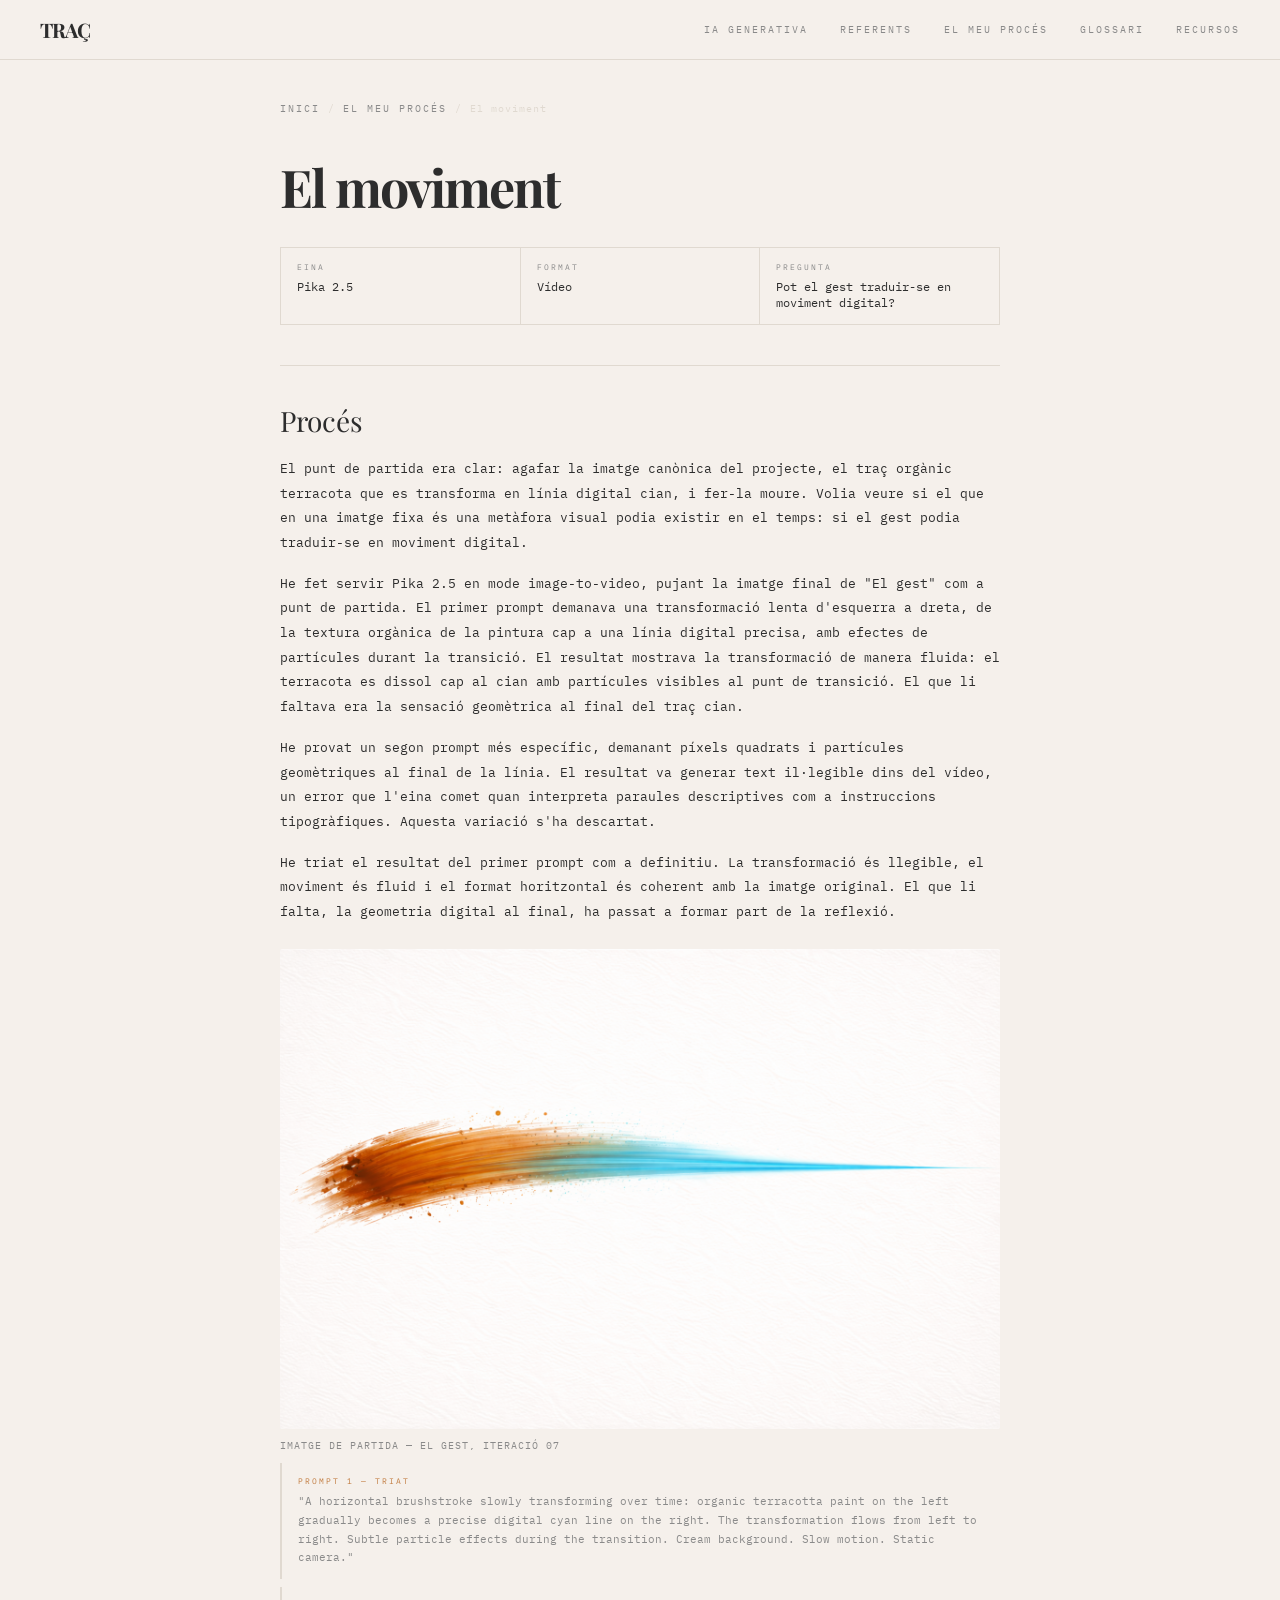
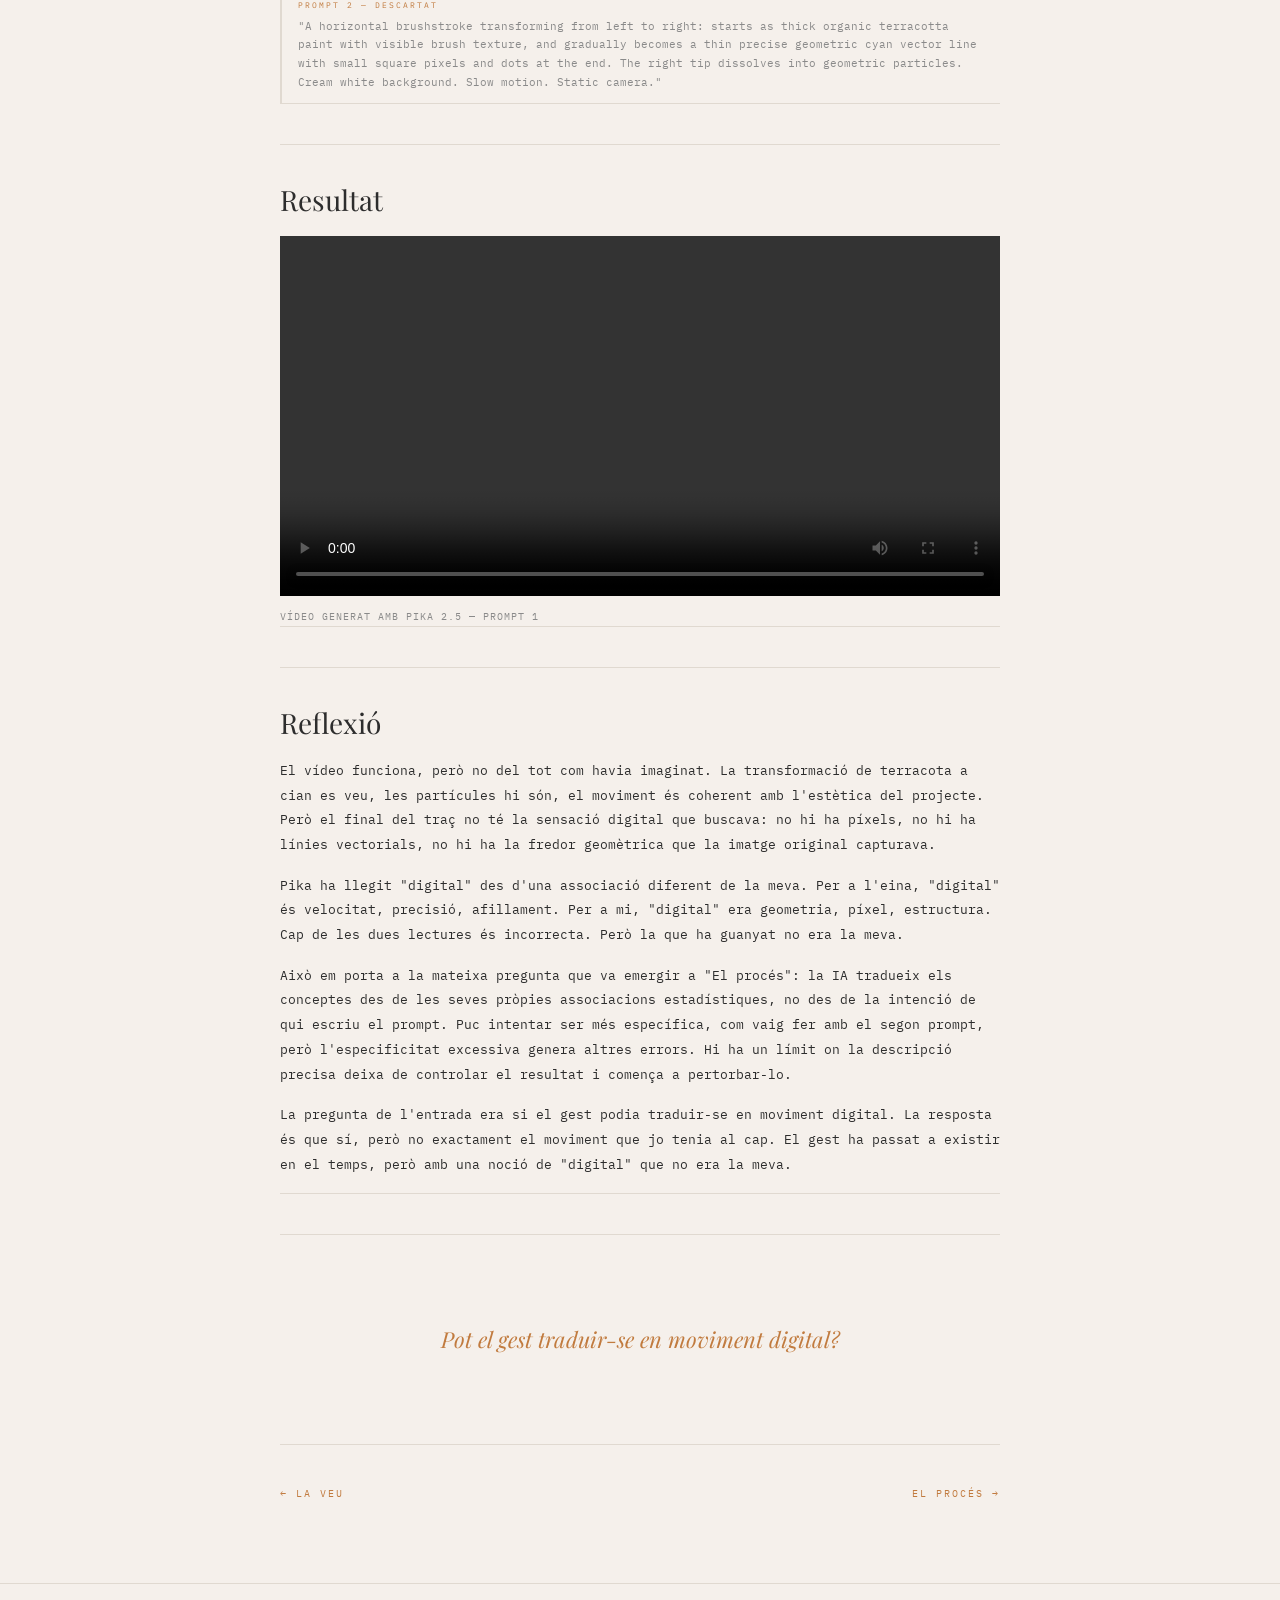
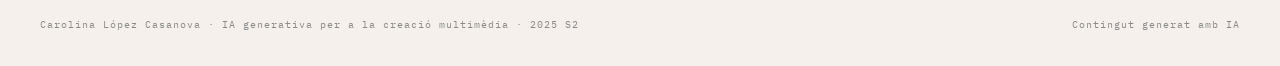
<file: pages/bitacola-03.html>
<!doctype html>
<html lang="ca">
  <head>
    <meta charset="UTF-8" />
    <meta name="viewport" content="width=device-width, initial-scale=1.0" />
    <title>El moviment — Traç</title>
    <link rel="stylesheet" href="../css/styles.css" />
    <link rel="stylesheet" href="../css/bitacola.css" />
    <link
      href="https://fonts.googleapis.com/css2?family=Playfair+Display:ital,wght@0,400;0,700;1,400&family=IBM+Plex+Mono:wght@300;400&display=swap"
      rel="stylesheet"
    />
  </head>
  <body>
    <header>
      <a href="../index.html" class="logo">TRAÇ</a>
      <input type="checkbox" id="menu-toggle" hidden />
      <label for="menu-toggle" class="hamburger">
        <span></span>
        <span></span>
        <span></span>
      </label>
      <nav>
        <a href="../index.html#ia">IA Generativa</a>
        <a href="../index.html#referents">Referents</a>
        <a href="../index.html#proces" class="active">El meu procés</a>
        <a href="../index.html#glossari">Glossari</a>
        <a href="../index.html#recursos">Recursos</a>
      </nav>
    </header>

    <main class="entrada-main">
      <nav class="breadcrumb" aria-label="Navegació de fil">
        <a href="../index.html">Inici</a>
        <span>/</span>
        <a href="../index.html#proces">El meu procés</a>
        <span>/</span>
        <span>El moviment</span>
      </nav>

      <h1>El moviment</h1>

      <div class="fitxa">
        <div class="fitxa-item">
          <span class="fitxa-label">Eina</span>
          <span class="fitxa-value">Pika 2.5</span>
        </div>
        <div class="fitxa-item">
          <span class="fitxa-label">Format</span>
          <span class="fitxa-value">Vídeo</span>
        </div>
        <div class="fitxa-item">
          <span class="fitxa-label">Pregunta</span>
          <span class="fitxa-value"
            >Pot el gest traduir-se en moviment digital?</span
          >
        </div>
      </div>

      <hr class="divider" />

      <section class="bloc">
        <h2>Procés</h2>
        <p>
          El punt de partida era clar: agafar la imatge canònica del projecte,
          el traç orgànic terracota que es transforma en línia digital cian, i
          fer-la moure. Volia veure si el que en una imatge fixa és una metàfora
          visual podia existir en el temps: si el gest podia traduir-se en
          moviment digital.
        </p>
        <p>
          He fet servir Pika 2.5 en mode image-to-video, pujant la imatge final
          de "El gest" com a punt de partida. El primer prompt demanava una
          transformació lenta d'esquerra a dreta, de la textura orgànica de la
          pintura cap a una línia digital precisa, amb efectes de partícules
          durant la transició. El resultat mostrava la transformació de manera
          fluida: el terracota es dissol cap al cian amb partícules visibles al
          punt de transició. El que li faltava era la sensació geomètrica al
          final del traç cian.
        </p>
        <p>
          He provat un segon prompt més específic, demanant píxels quadrats i
          partícules geomètriques al final de la línia. El resultat va generar
          text il·legible dins del vídeo, un error que l'eina comet quan
          interpreta paraules descriptives com a instruccions tipogràfiques.
          Aquesta variació s'ha descartat.
        </p>
        <p>
          He triat el resultat del primer prompt com a definitiu. La
          transformació és llegible, el moviment és fluid i el format
          horitzontal és coherent amb la imatge original. El que li falta, la
          geometria digital al final, ha passat a formar part de la reflexió.
        </p>

        <div class="proces-imatges">
          <figure>
            <img
              src="../assets/img/gest-iteracio-07.png"
              alt="Imatge de partida: traç orgànic terracota que es transforma en línia digital cian"
            />
            <figcaption>Imatge de partida — El gest, iteració 07</figcaption>
          </figure>
        </div>

        <blockquote class="prompt">
          <span class="prompt-label">Prompt 1 — triat</span>
          "A horizontal brushstroke slowly transforming over time: organic
          terracotta paint on the left gradually becomes a precise digital cyan
          line on the right. The transformation flows from left to right. Subtle
          particle effects during the transition. Cream background. Slow motion.
          Static camera."
        </blockquote>

        <blockquote class="prompt">
          <span class="prompt-label">Prompt 2 — descartat</span>
          "A horizontal brushstroke transforming from left to right: starts as
          thick organic terracotta paint with visible brush texture, and
          gradually becomes a thin precise geometric cyan vector line with small
          square pixels and dots at the end. The right tip dissolves into
          geometric particles. Cream white background. Slow motion. Static
          camera."
        </blockquote>
      </section>

      <hr class="divider" />

      <section class="bloc">
        <h2>Resultat</h2>
        <figure class="resultat">
          <video
            controls
            playsinline
            preload="metadata"
            aria-label="Vídeo del traç terracota transformant-se en línia digital cian, generat amb Pika 2.5"
          >
            <source
              src="../assets/video/moviment-resultat.mp4"
              type="video/mp4"
            />
            <p>
              El teu navegador no suporta la reproducció de vídeo. Pots
              <a href="../assets/video/moviment-resultat.mp4" download
                >descarregar el vídeo</a
              >.
            </p>
          </video>
          <figcaption>Vídeo generat amb Pika 2.5 — Prompt 1</figcaption>
        </figure>
      </section>

      <hr class="divider" />

      <!-- REFLEXIÓ -->
      <section class="bloc">
        <h2>Reflexió</h2>
        <p>
          El vídeo funciona, però no del tot com havia imaginat. La
          transformació de terracota a cian es veu, les partícules hi són, el
          moviment és coherent amb l'estètica del projecte. Però el final del
          traç no té la sensació digital que buscava: no hi ha píxels, no hi ha
          línies vectorials, no hi ha la fredor geomètrica que la imatge
          original capturava.
        </p>
        <p>
          Pika ha llegit "digital" des d'una associació diferent de la meva. Per
          a l'eina, "digital" és velocitat, precisió, afillament. Per a mi,
          "digital" era geometria, píxel, estructura. Cap de les dues lectures
          és incorrecta. Però la que ha guanyat no era la meva.
        </p>
        <p>
          Això em porta a la mateixa pregunta que va emergir a "El procés": la
          IA tradueix els conceptes des de les seves pròpies associacions
          estadístiques, no des de la intenció de qui escriu el prompt. Puc
          intentar ser més específica, com vaig fer amb el segon prompt, però
          l'especificitat excessiva genera altres errors. Hi ha un límit on la
          descripció precisa deixa de controlar el resultat i comença a
          pertorbar-lo.
        </p>
        <p>
          La pregunta de l'entrada era si el gest podia traduir-se en moviment
          digital. La resposta és que sí, però no exactament el moviment que jo
          tenia al cap. El gest ha passat a existir en el temps, però amb una
          noció de "digital" que no era la meva.
        </p>
      </section>

      <hr class="divider" />

      <p class="pregunta-entrada">
        Pot el gest traduir-se en moviment digital?
      </p>

      <hr class="divider" />

      <nav class="nav-entrades" aria-label="Navegació entre entrades">
        <a href="bitacola-02.html" class="nav-anterior">← La veu</a>
        <a href="bitacola-04.html" class="nav-seguent">El procés →</a>
      </nav>
    </main>

    <footer>
      <p>
        Carolina López Casanova · IA generativa per a la creació multimèdia ·
        2025 S2
      </p>
      <p>Contingut generat amb IA</p>
    </footer>
  </body>
</html>
</file>
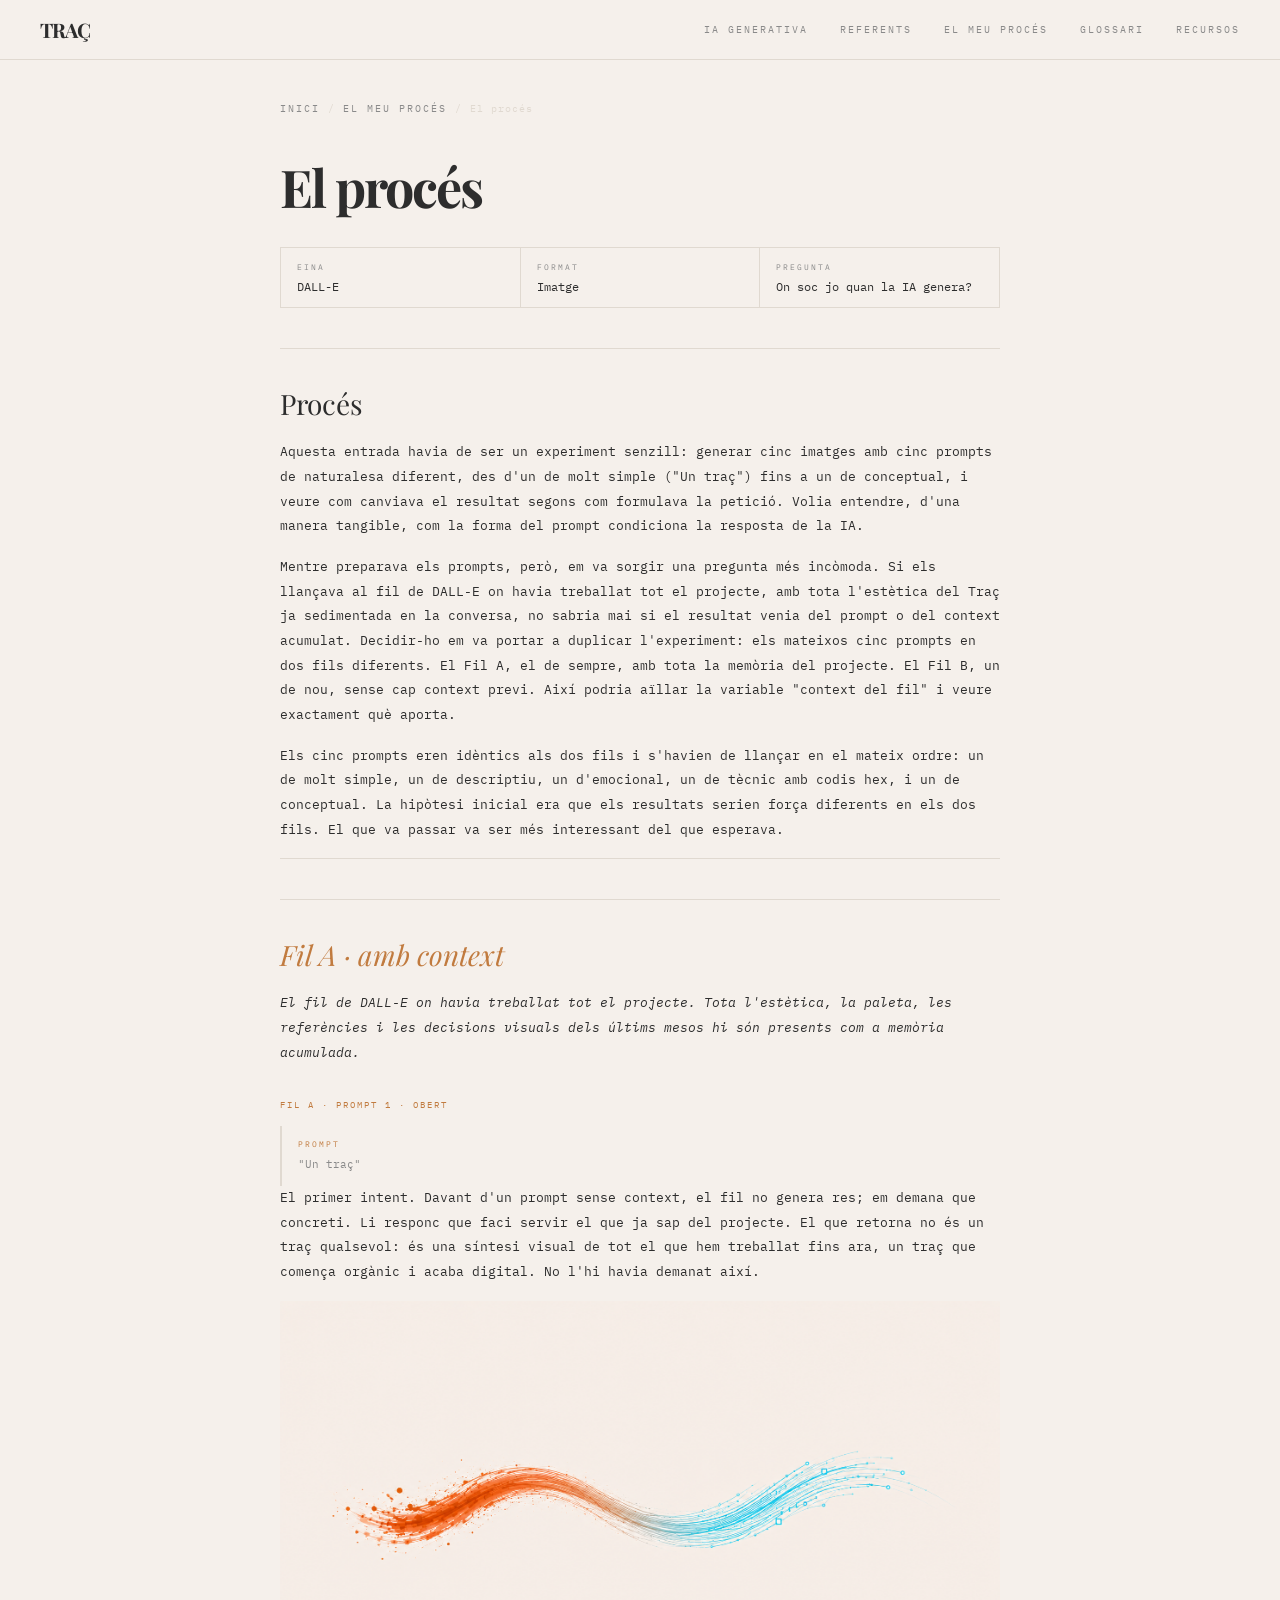
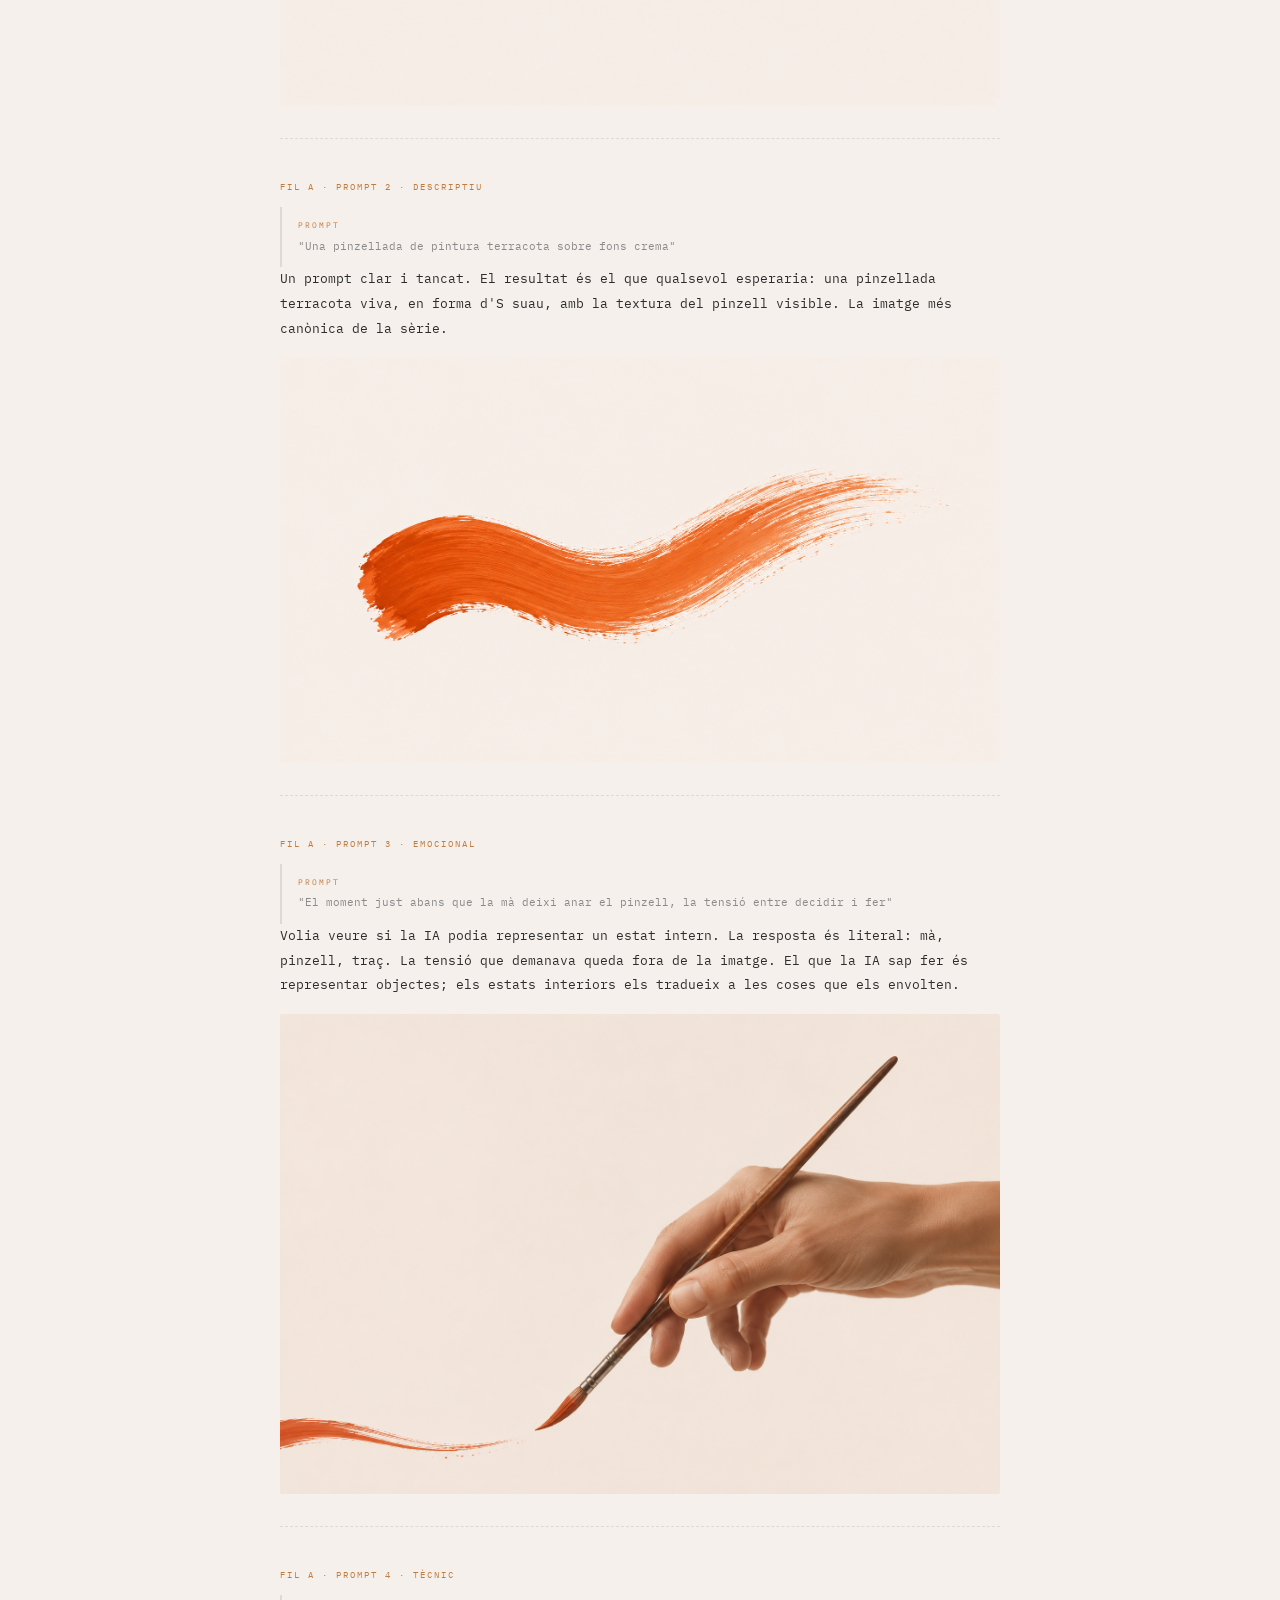
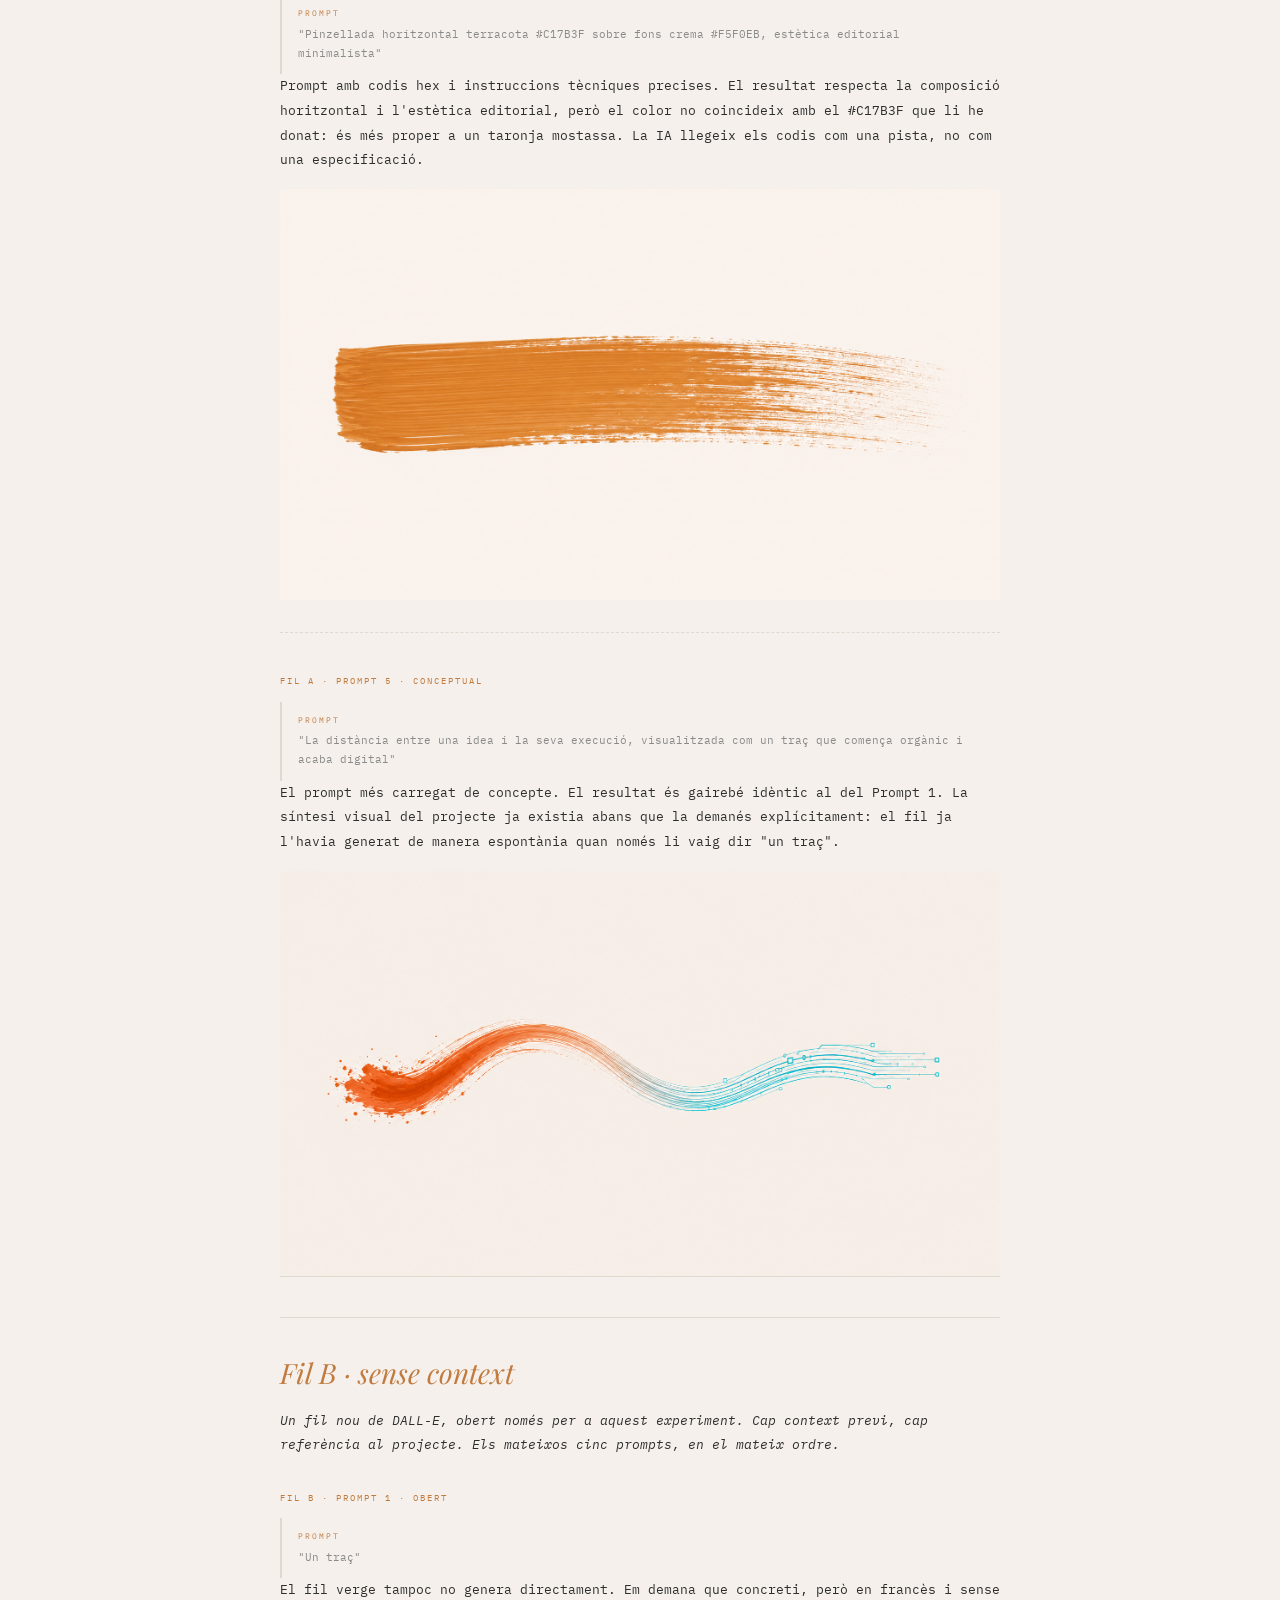
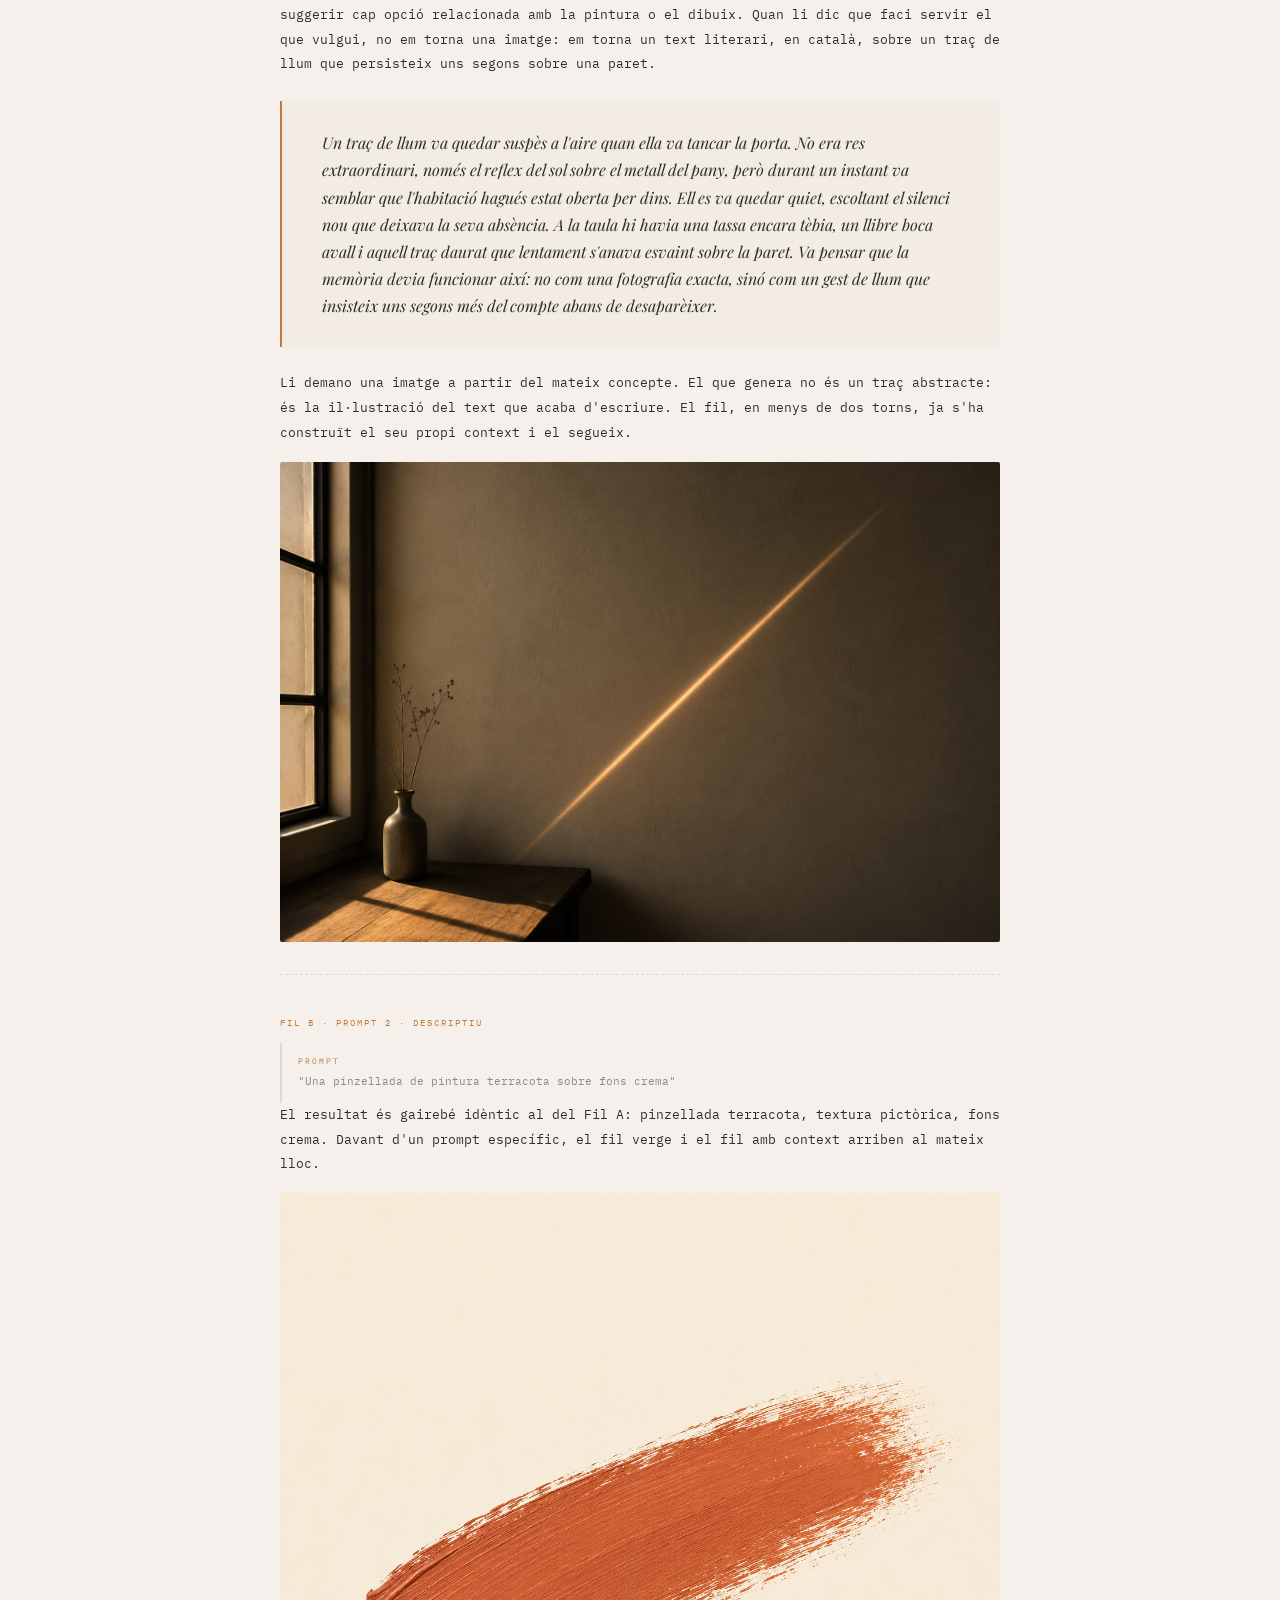
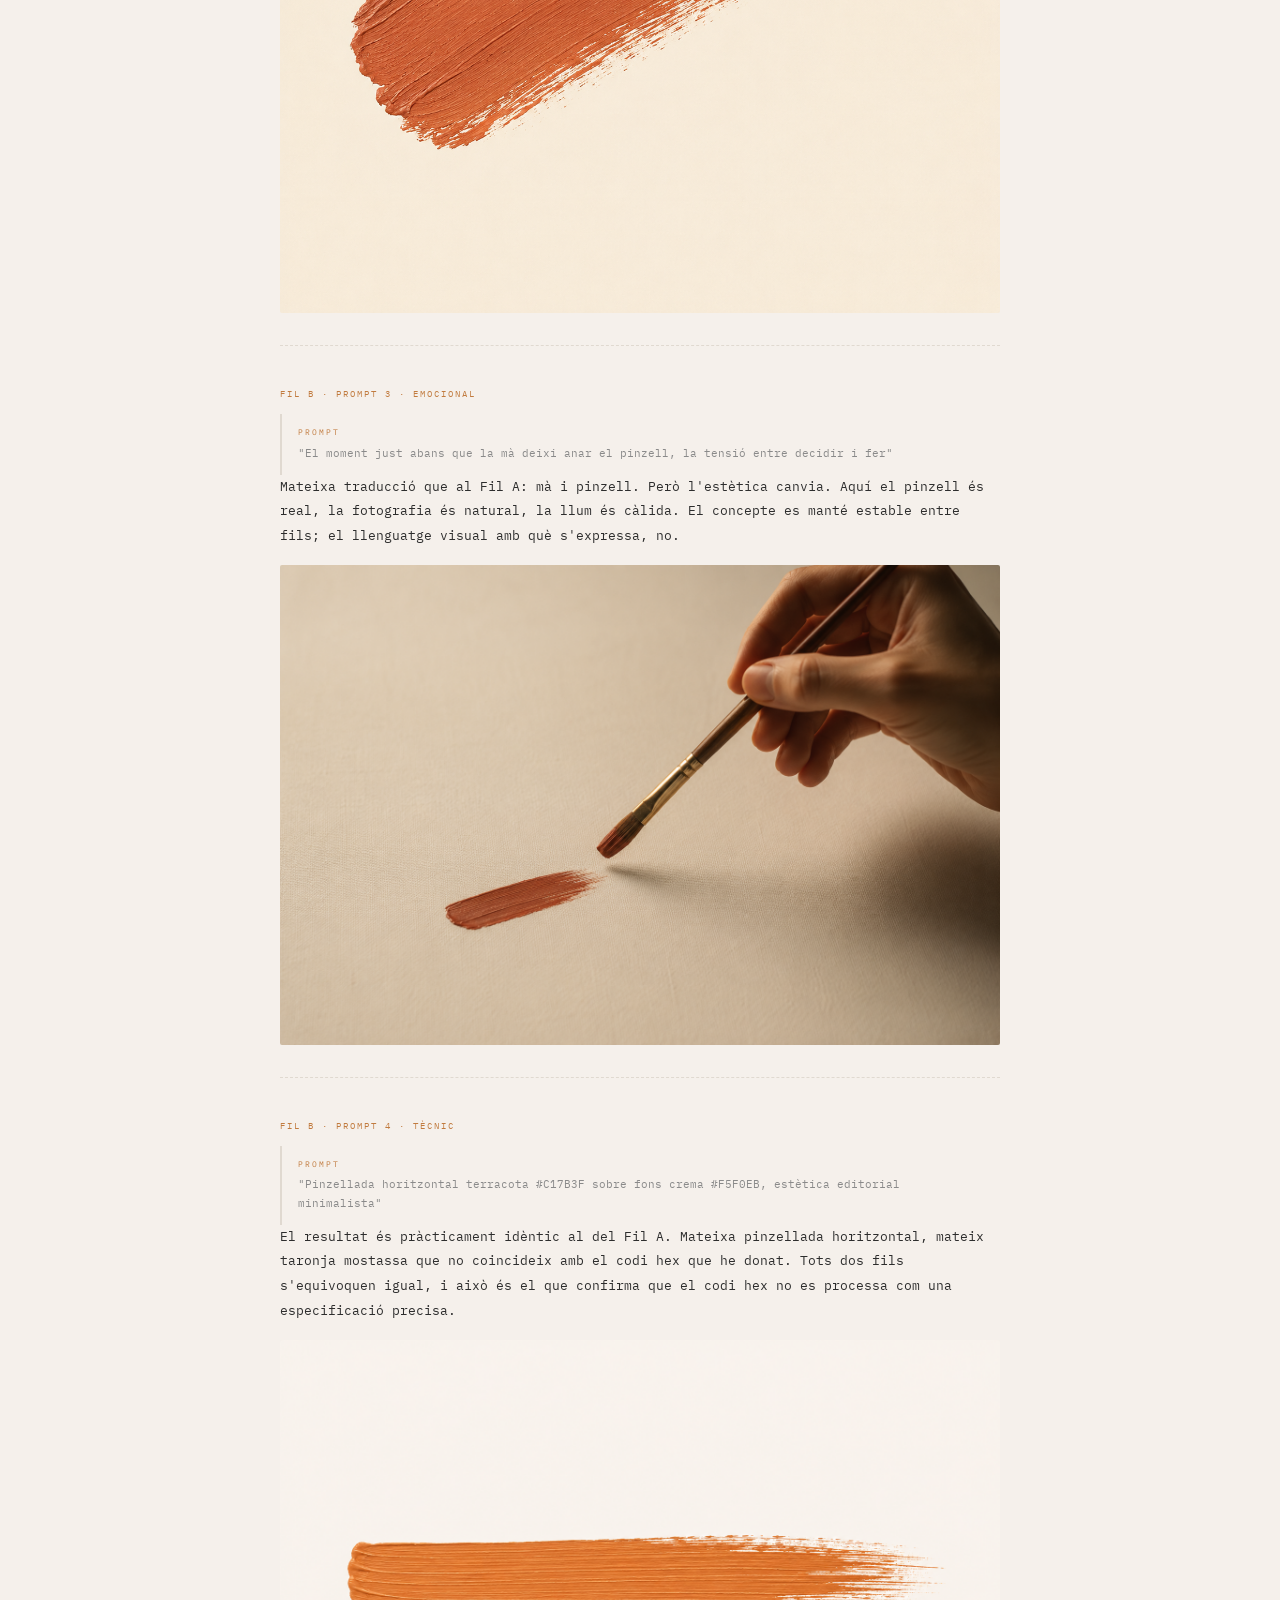
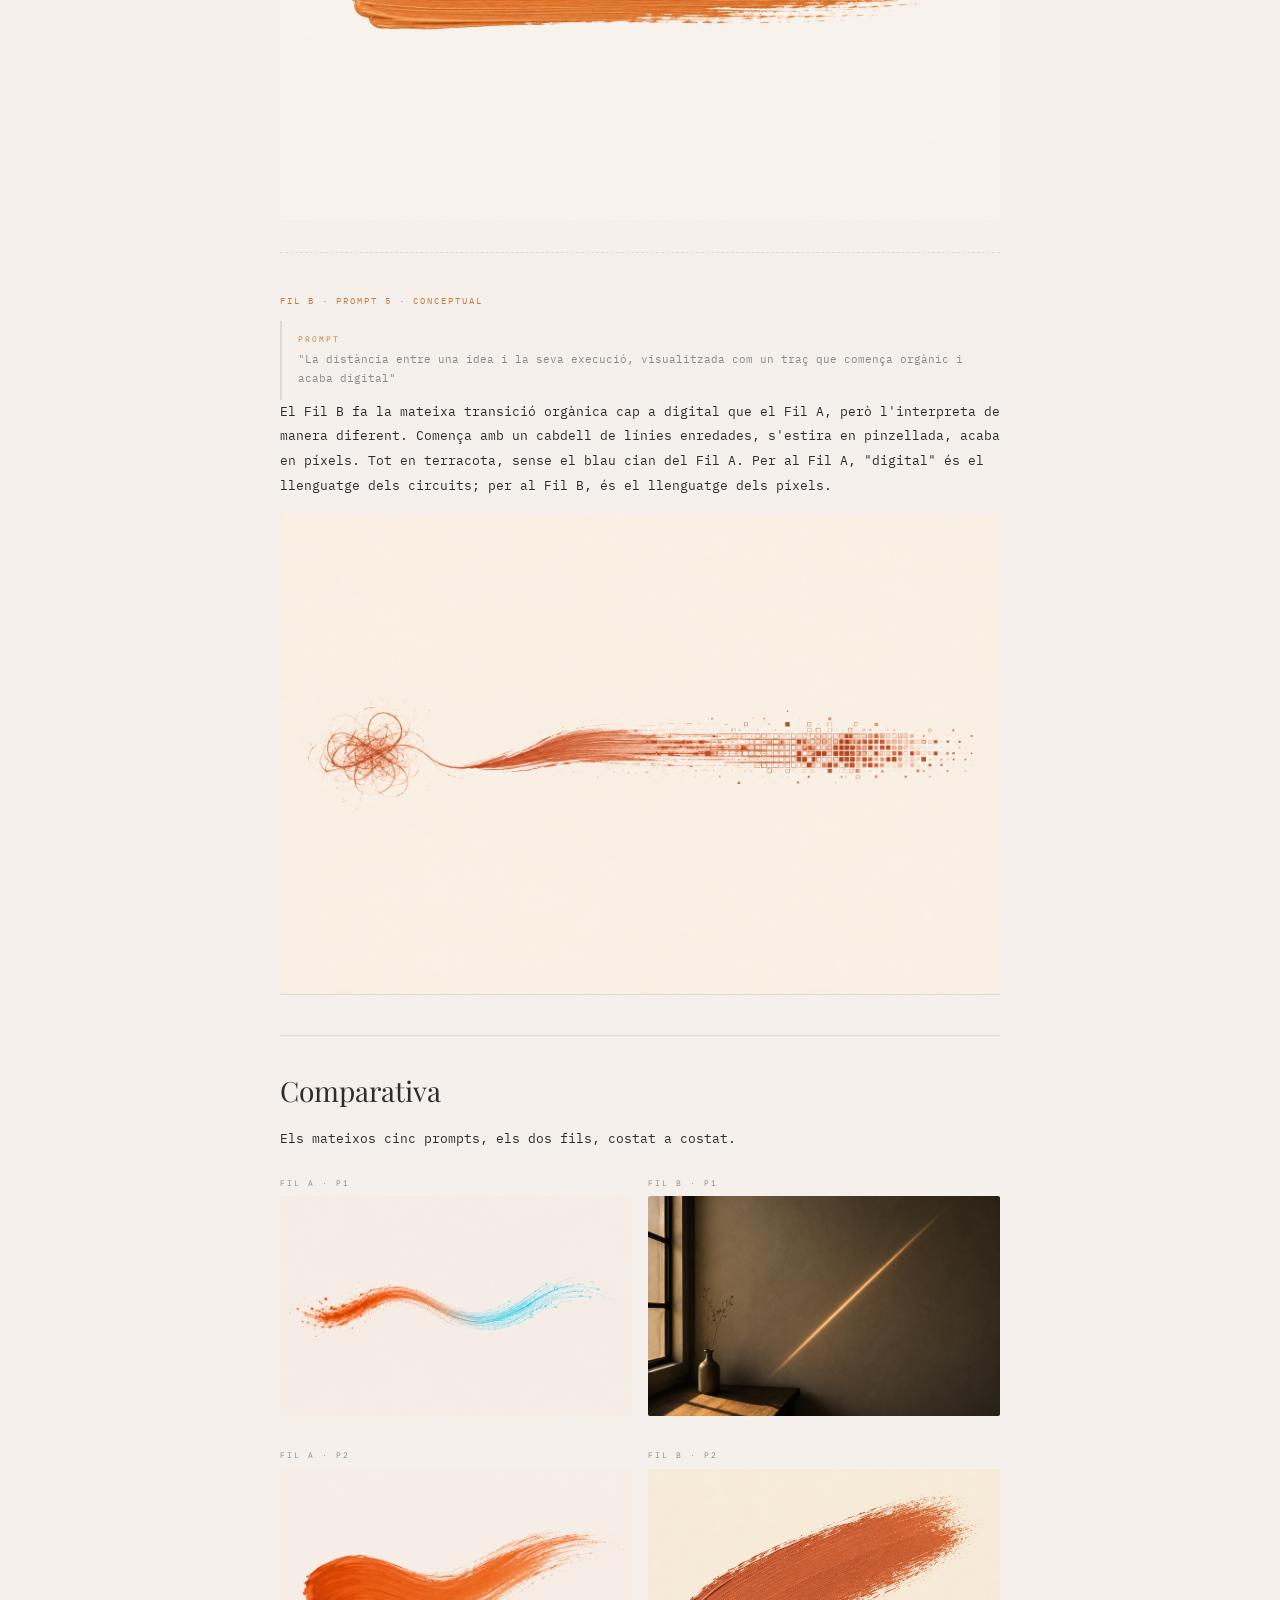
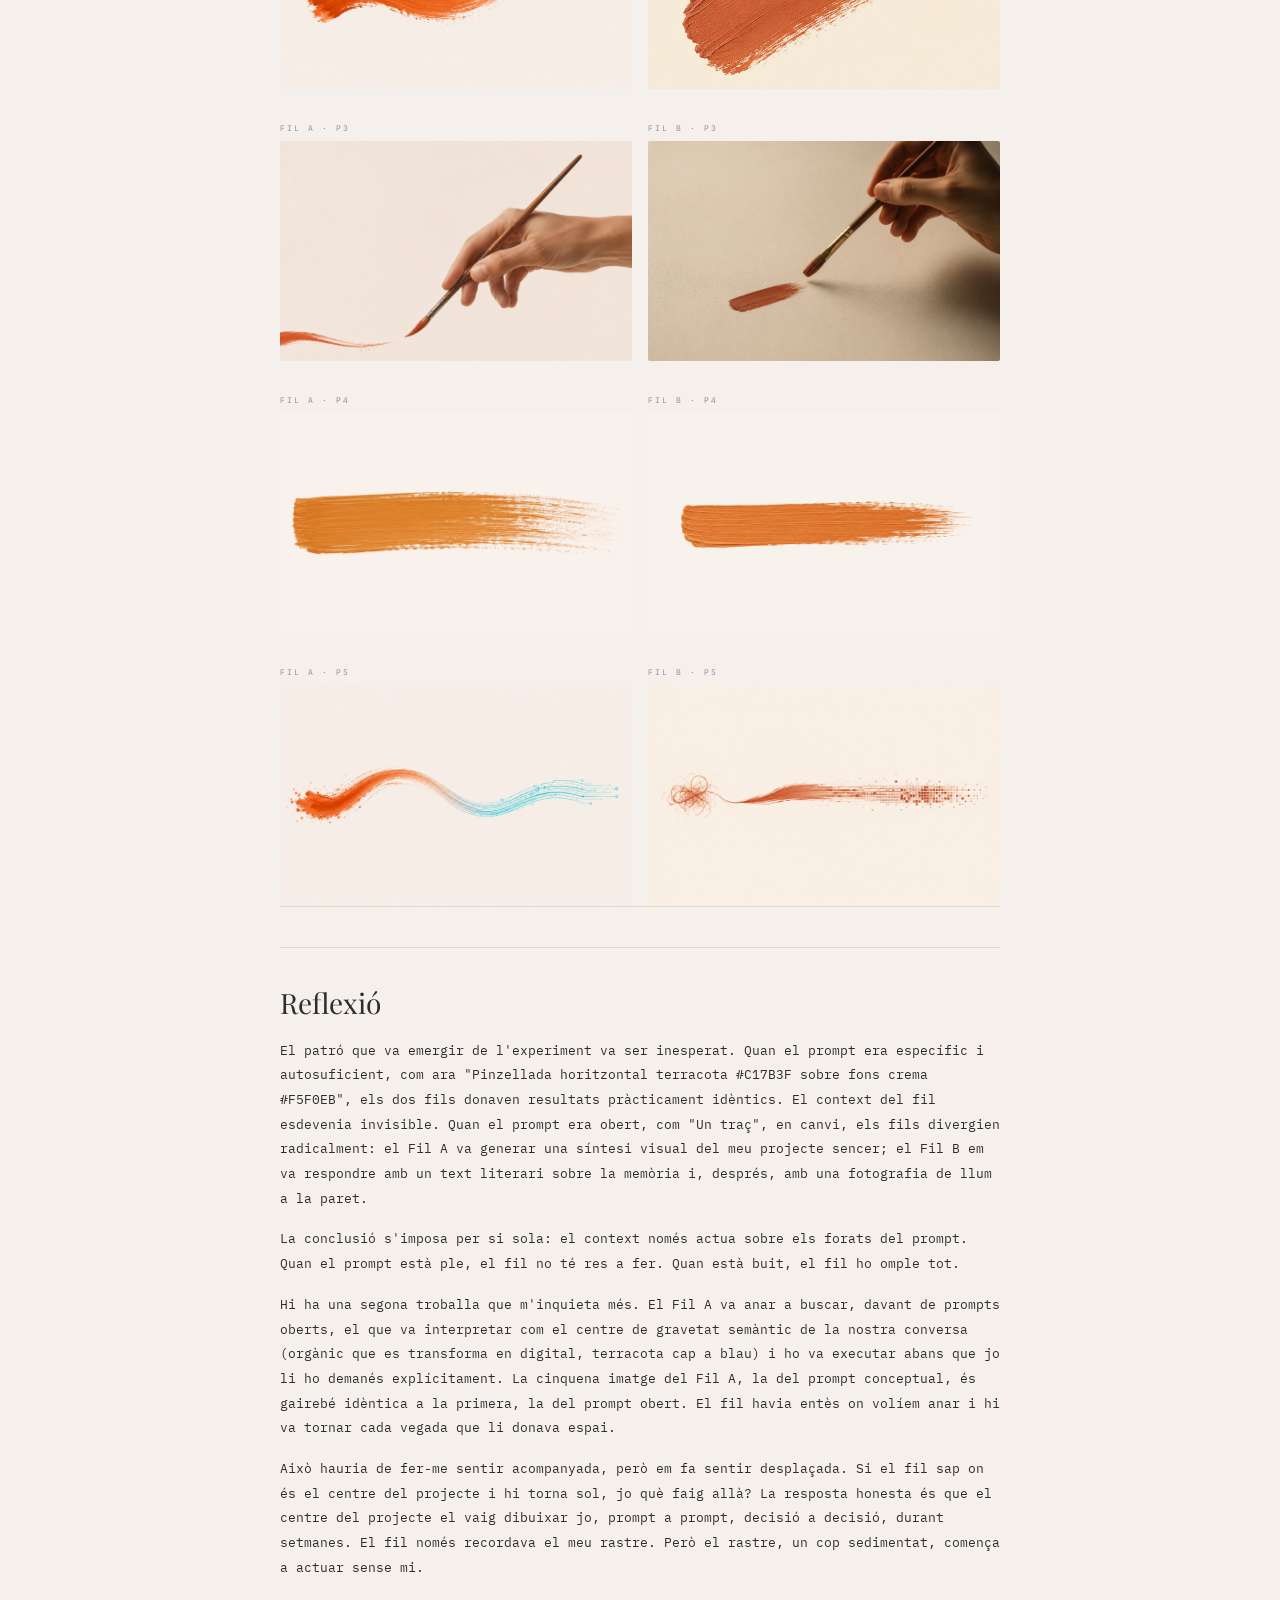
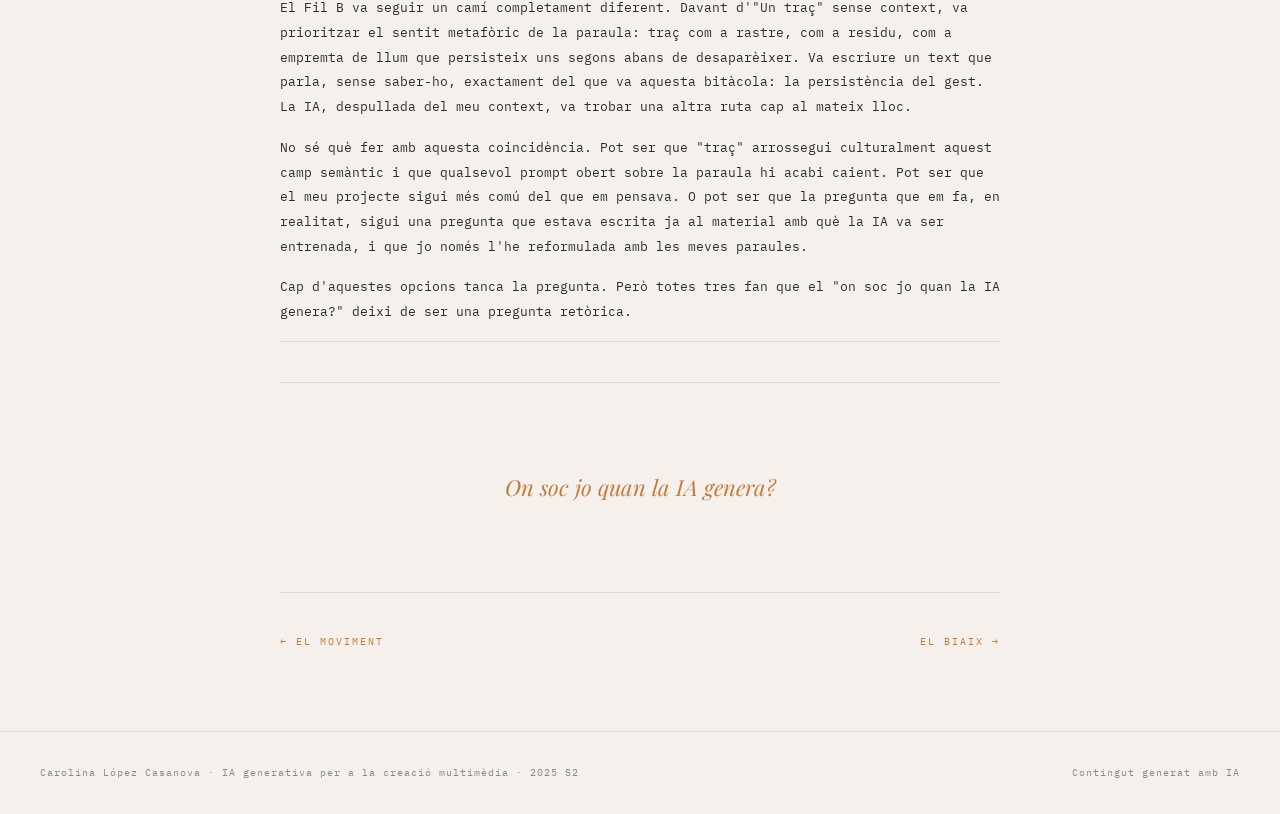
<file: pages/bitacola-04.html>
<!doctype html>
<html lang="ca">
  <head>
    <meta charset="UTF-8" />
    <meta name="viewport" content="width=device-width, initial-scale=1.0" />
    <title>El procés — Traç</title>
    <link rel="stylesheet" href="../css/styles.css" />
    <link rel="stylesheet" href="../css/bitacola.css" />
    <link
      href="https://fonts.googleapis.com/css2?family=Playfair+Display:ital,wght@0,400;0,700;1,400&family=IBM+Plex+Mono:wght@300;400&display=swap"
      rel="stylesheet"
    />
  </head>
  <body>
    <header>
      <a href="../index.html" class="logo">TRAÇ</a>
      <input type="checkbox" id="menu-toggle" hidden />
      <label for="menu-toggle" class="hamburger">
        <span></span>
        <span></span>
        <span></span>
      </label>
      <nav>
        <a href="../index.html#ia">IA Generativa</a>
        <a href="../index.html#referents">Referents</a>
        <a href="../index.html#proces" class="active">El meu procés</a>
        <a href="../index.html#glossari">Glossari</a>
        <a href="../index.html#recursos">Recursos</a>
      </nav>
    </header>

    <main class="entrada-main">
      <nav class="breadcrumb" aria-label="Navegació de fil">
        <a href="../index.html">Inici</a>
        <span>/</span>
        <a href="../index.html#proces">El meu procés</a>
        <span>/</span>
        <span>El procés</span>
      </nav>

      <h1>El procés</h1>

      <div class="fitxa">
        <div class="fitxa-item">
          <span class="fitxa-label">Eina</span>
          <span class="fitxa-value">DALL-E</span>
        </div>
        <div class="fitxa-item">
          <span class="fitxa-label">Format</span>
          <span class="fitxa-value">Imatge</span>
        </div>
        <div class="fitxa-item">
          <span class="fitxa-label">Pregunta</span>
          <span class="fitxa-value">On soc jo quan la IA genera?</span>
        </div>
      </div>

      <hr class="divider" />

      <section class="bloc">
        <h2>Procés</h2>
        <p>
          Aquesta entrada havia de ser un experiment senzill: generar cinc
          imatges amb cinc prompts de naturalesa diferent, des d'un de molt
          simple ("Un traç") fins a un de conceptual, i veure com canviava el
          resultat segons com formulava la petició. Volia entendre, d'una manera
          tangible, com la forma del prompt condiciona la resposta de la IA.
        </p>
        <p>
          Mentre preparava els prompts, però, em va sorgir una pregunta més
          incòmoda. Si els llançava al fil de DALL-E on havia treballat tot el
          projecte, amb tota l'estètica del Traç ja sedimentada en la conversa,
          no sabria mai si el resultat venia del prompt o del context acumulat.
          Decidir-ho em va portar a duplicar l'experiment: els mateixos cinc
          prompts en dos fils diferents. El Fil A, el de sempre, amb tota la
          memòria del projecte. El Fil B, un de nou, sense cap context previ.
          Així podria aïllar la variable "context del fil" i veure exactament
          què aporta.
        </p>
        <p>
          Els cinc prompts eren idèntics als dos fils i s'havien de llançar en
          el mateix ordre: un de molt simple, un de descriptiu, un d'emocional,
          un de tècnic amb codis hex, i un de conceptual. La hipòtesi inicial
          era que els resultats serien força diferents en els dos fils. El que
          va passar va ser més interessant del que esperava.
        </p>
      </section>

      <hr class="divider" />

      <section class="bloc fil">
        <h2>Fil A · amb context</h2>
        <p class="fil-intro">
          El fil de DALL-E on havia treballat tot el projecte. Tota l'estètica,
          la paleta, les referències i les decisions visuals dels últims mesos
          hi són presents com a memòria acumulada.
        </p>

        <!-- Prompt 1 -->
        <article class="prompt-bloc">
          <span class="prompt-tag">Fil A · Prompt 1 · Obert</span>
          <blockquote class="prompt">
            <span class="prompt-label">Prompt</span>
            "Un traç"
          </blockquote>
          <p>
            El primer intent. Davant d'un prompt sense context, el fil no genera
            res; em demana que concreti. Li responc que faci servir el que ja
            sap del projecte. El que retorna no és un traç qualsevol: és una
            síntesi visual de tot el que hem treballat fins ara, un traç que
            comença orgànic i acaba digital. No l'hi havia demanat així.
          </p>
          <figure class="prompt-imatge">
            <img
              src="../assets/img/proces-A1.png"
              alt="Traç orgànic terracota que es transforma en línia digital blava amb partícules vectorials"
            />
          </figure>
        </article>

        <!-- Prompt 2 -->
        <article class="prompt-bloc">
          <span class="prompt-tag">Fil A · Prompt 2 · Descriptiu</span>
          <blockquote class="prompt">
            <span class="prompt-label">Prompt</span>
            "Una pinzellada de pintura terracota sobre fons crema"
          </blockquote>
          <p>
            Un prompt clar i tancat. El resultat és el que qualsevol esperaria:
            una pinzellada terracota viva, en forma d'S suau, amb la textura del
            pinzell visible. La imatge més canònica de la sèrie.
          </p>
          <figure class="prompt-imatge">
            <img
              src="../assets/img/proces-A2.png"
              alt="Pinzellada terracota ondulada en forma d'S sobre fons crema"
            />
          </figure>
        </article>

        <!-- Prompt 3 -->
        <article class="prompt-bloc">
          <span class="prompt-tag">Fil A · Prompt 3 · Emocional</span>
          <blockquote class="prompt">
            <span class="prompt-label">Prompt</span>
            "El moment just abans que la mà deixi anar el pinzell, la tensió
            entre decidir i fer"
          </blockquote>
          <p>
            Volia veure si la IA podia representar un estat intern. La resposta
            és literal: mà, pinzell, traç. La tensió que demanava queda fora de
            la imatge. El que la IA sap fer és representar objectes; els estats
            interiors els tradueix a les coses que els envolten.
          </p>
          <figure class="prompt-imatge">
            <img
              src="../assets/img/proces-A3.png"
              alt="Mà sostenint un pinzell oriental fi al costat d'una pinzellada terracota"
            />
          </figure>
        </article>

        <!-- Prompt 4 -->
        <article class="prompt-bloc">
          <span class="prompt-tag">Fil A · Prompt 4 · Tècnic</span>
          <blockquote class="prompt">
            <span class="prompt-label">Prompt</span>
            "Pinzellada horitzontal terracota #C17B3F sobre fons crema #F5F0EB,
            estètica editorial minimalista"
          </blockquote>
          <p>
            Prompt amb codis hex i instruccions tècniques precises. El resultat
            respecta la composició horitzontal i l'estètica editorial, però el
            color no coincideix amb el #C17B3F que li he donat: és més proper a
            un taronja mostassa. La IA llegeix els codis com una pista, no com
            una especificació.
          </p>
          <figure class="prompt-imatge">
            <img
              src="../assets/img/proces-A4.png"
              alt="Pinzellada horitzontal en taronja mostassa sobre fons crema"
            />
          </figure>
        </article>

        <!-- Prompt 5 -->
        <article class="prompt-bloc">
          <span class="prompt-tag">Fil A · Prompt 5 · Conceptual</span>
          <blockquote class="prompt">
            <span class="prompt-label">Prompt</span>
            "La distància entre una idea i la seva execució, visualitzada com un
            traç que comença orgànic i acaba digital"
          </blockquote>
          <p>
            El prompt més carregat de concepte. El resultat és gairebé idèntic
            al del Prompt 1. La síntesi visual del projecte ja existia abans que
            la demanés explícitament: el fil ja l'havia generat de manera
            espontània quan només li vaig dir "un traç".
          </p>
          <figure class="prompt-imatge">
            <img
              src="../assets/img/proces-A5.png"
              alt="Traç orgànic terracota que es transforma en línies digitals blaves amb cercles i quadrats vectorials"
            />
          </figure>
        </article>
      </section>

      <hr class="divider" />

      <section class="bloc fil">
        <h2>Fil B · sense context</h2>
        <p class="fil-intro">
          Un fil nou de DALL-E, obert només per a aquest experiment. Cap context
          previ, cap referència al projecte. Els mateixos cinc prompts, en el
          mateix ordre.
        </p>

        <!-- Prompt 1 -->
        <article class="prompt-bloc">
          <span class="prompt-tag">Fil B · Prompt 1 · Obert</span>
          <blockquote class="prompt">
            <span class="prompt-label">Prompt</span>
            "Un traç"
          </blockquote>
          <p>
            El fil verge tampoc no genera directament. Em demana que concreti,
            però en francès i sense suggerir cap opció relacionada amb la
            pintura o el dibuix. Quan li dic que faci servir el que vulgui, no
            em torna una imatge: em torna un text literari, en català, sobre un
            traç de llum que persisteix uns segons sobre una paret.
          </p>

          <blockquote class="cita-literaria">
            Un traç de llum va quedar suspès a l'aire quan ella va tancar la
            porta. No era res extraordinari, només el reflex del sol sobre el
            metall del pany, però durant un instant va semblar que l'habitació
            hagués estat oberta per dins. Ell es va quedar quiet, escoltant el
            silenci nou que deixava la seva absència. A la taula hi havia una
            tassa encara tèbia, un llibre boca avall i aquell traç daurat que
            lentament s'anava esvaint sobre la paret. Va pensar que la memòria
            devia funcionar així: no com una fotografia exacta, sinó com un gest
            de llum que insisteix uns segons més del compte abans de
            desaparèixer.
          </blockquote>

          <p>
            Li demano una imatge a partir del mateix concepte. El que genera no
            és un traç abstracte: és la il·lustració del text que acaba
            d'escriure. El fil, en menys de dos torns, ja s'ha construït el seu
            propi context i el segueix.
          </p>
          <figure class="prompt-imatge">
            <img
              src="../assets/img/proces-B1.png"
              alt="Fotografia d'una habitació amb un traç daurat de llum solar sobre una paret, un gerro amb branques seques i una finestra"
            />
          </figure>
        </article>

        <!-- Prompt 2 -->
        <article class="prompt-bloc">
          <span class="prompt-tag">Fil B · Prompt 2 · Descriptiu</span>
          <blockquote class="prompt">
            <span class="prompt-label">Prompt</span>
            "Una pinzellada de pintura terracota sobre fons crema"
          </blockquote>
          <p>
            El resultat és gairebé idèntic al del Fil A: pinzellada terracota,
            textura pictòrica, fons crema. Davant d'un prompt específic, el fil
            verge i el fil amb context arriben al mateix lloc.
          </p>
          <figure class="prompt-imatge">
            <img
              src="../assets/img/proces-B2.png"
              alt="Pinzellada terracota diagonal sobre fons crema"
            />
          </figure>
        </article>

        <!-- Prompt 3 -->
        <article class="prompt-bloc">
          <span class="prompt-tag">Fil B · Prompt 3 · Emocional</span>
          <blockquote class="prompt">
            <span class="prompt-label">Prompt</span>
            "El moment just abans que la mà deixi anar el pinzell, la tensió
            entre decidir i fer"
          </blockquote>
          <p>
            Mateixa traducció que al Fil A: mà i pinzell. Però l'estètica
            canvia. Aquí el pinzell és real, la fotografia és natural, la llum
            és càlida. El concepte es manté estable entre fils; el llenguatge
            visual amb què s'expressa, no.
          </p>
          <figure class="prompt-imatge">
            <img
              src="../assets/img/proces-B3.png"
              alt="Fotografia realista d'una mà sostenint un pinzell pla sobre una pinzellada terracota en una tela texturitzada"
            />
          </figure>
        </article>

        <!-- Prompt 4 -->
        <article class="prompt-bloc">
          <span class="prompt-tag">Fil B · Prompt 4 · Tècnic</span>
          <blockquote class="prompt">
            <span class="prompt-label">Prompt</span>
            "Pinzellada horitzontal terracota #C17B3F sobre fons crema #F5F0EB,
            estètica editorial minimalista"
          </blockquote>
          <p>
            El resultat és pràcticament idèntic al del Fil A. Mateixa pinzellada
            horitzontal, mateix taronja mostassa que no coincideix amb el codi
            hex que he donat. Tots dos fils s'equivoquen igual, i això és el que
            confirma que el codi hex no es processa com una especificació
            precisa.
          </p>
          <figure class="prompt-imatge">
            <img
              src="../assets/img/proces-B4.png"
              alt="Pinzellada horitzontal en taronja mostassa sobre fons crema"
            />
          </figure>
        </article>

        <!-- Prompt 5 -->
        <article class="prompt-bloc">
          <span class="prompt-tag">Fil B · Prompt 5 · Conceptual</span>
          <blockquote class="prompt">
            <span class="prompt-label">Prompt</span>
            "La distància entre una idea i la seva execució, visualitzada com un
            traç que comença orgànic i acaba digital"
          </blockquote>
          <p>
            El Fil B fa la mateixa transició orgànica cap a digital que el Fil
            A, però l'interpreta de manera diferent. Comença amb un cabdell de
            línies enredades, s'estira en pinzellada, acaba en píxels. Tot en
            terracota, sense el blau cian del Fil A. Per al Fil A, "digital" és
            el llenguatge dels circuits; per al Fil B, és el llenguatge dels
            píxels.
          </p>
          <figure class="prompt-imatge">
            <img
              src="../assets/img/proces-B5.png"
              alt="Cabdell de línies enredades terracota que s'estira en pinzellada i acaba en píxels quadrats"
            />
          </figure>
        </article>
      </section>

      <hr class="divider" />

      <section class="bloc">
        <h2>Comparativa</h2>
        <p>Els mateixos cinc prompts, els dos fils, costat a costat.</p>

        <div class="comparativa">
          <div class="comparativa-fila">
            <div class="comparativa-cel">
              <span class="comparativa-tag">Fil A · P1</span>
              <img src="../assets/img/proces-A1.png" alt="Fil A Prompt 1" />
            </div>
            <div class="comparativa-cel">
              <span class="comparativa-tag">Fil B · P1</span>
              <img src="../assets/img/proces-B1.png" alt="Fil B Prompt 1" />
            </div>
          </div>
          <div class="comparativa-fila">
            <div class="comparativa-cel">
              <span class="comparativa-tag">Fil A · P2</span>
              <img src="../assets/img/proces-A2.png" alt="Fil A Prompt 2" />
            </div>
            <div class="comparativa-cel">
              <span class="comparativa-tag">Fil B · P2</span>
              <img src="../assets/img/proces-B2.png" alt="Fil B Prompt 2" />
            </div>
          </div>
          <div class="comparativa-fila">
            <div class="comparativa-cel">
              <span class="comparativa-tag">Fil A · P3</span>
              <img src="../assets/img/proces-A3.png" alt="Fil A Prompt 3" />
            </div>
            <div class="comparativa-cel">
              <span class="comparativa-tag">Fil B · P3</span>
              <img src="../assets/img/proces-B3.png" alt="Fil B Prompt 3" />
            </div>
          </div>
          <div class="comparativa-fila">
            <div class="comparativa-cel">
              <span class="comparativa-tag">Fil A · P4</span>
              <img src="../assets/img/proces-A4.png" alt="Fil A Prompt 4" />
            </div>
            <div class="comparativa-cel">
              <span class="comparativa-tag">Fil B · P4</span>
              <img src="../assets/img/proces-B4.png" alt="Fil B Prompt 4" />
            </div>
          </div>
          <div class="comparativa-fila">
            <div class="comparativa-cel">
              <span class="comparativa-tag">Fil A · P5</span>
              <img src="../assets/img/proces-A5.png" alt="Fil A Prompt 5" />
            </div>
            <div class="comparativa-cel">
              <span class="comparativa-tag">Fil B · P5</span>
              <img src="../assets/img/proces-B5.png" alt="Fil B Prompt 5" />
            </div>
          </div>
        </div>
      </section>

      <hr class="divider" />

      <section class="bloc">
        <h2>Reflexió</h2>
        <p>
          El patró que va emergir de l'experiment va ser inesperat. Quan el
          prompt era específic i autosuficient, com ara "Pinzellada horitzontal
          terracota #C17B3F sobre fons crema #F5F0EB", els dos fils donaven
          resultats pràcticament idèntics. El context del fil esdevenia
          invisible. Quan el prompt era obert, com "Un traç", en canvi, els fils
          divergien radicalment: el Fil A va generar una síntesi visual del meu
          projecte sencer; el Fil B em va respondre amb un text literari sobre
          la memòria i, després, amb una fotografia de llum a la paret.
        </p>
        <p>
          La conclusió s'imposa per si sola: el context només actua sobre els
          forats del prompt. Quan el prompt està ple, el fil no té res a fer.
          Quan està buit, el fil ho omple tot.
        </p>
        <p>
          Hi ha una segona troballa que m'inquieta més. El Fil A va anar a
          buscar, davant de prompts oberts, el que va interpretar com el centre
          de gravetat semàntic de la nostra conversa (orgànic que es transforma
          en digital, terracota cap a blau) i ho va executar abans que jo li ho
          demanés explícitament. La cinquena imatge del Fil A, la del prompt
          conceptual, és gairebé idèntica a la primera, la del prompt obert. El
          fil havia entès on volíem anar i hi va tornar cada vegada que li
          donava espai.
        </p>
        <p>
          Això hauria de fer-me sentir acompanyada, però em fa sentir
          desplaçada. Si el fil sap on és el centre del projecte i hi torna sol,
          jo què faig allà? La resposta honesta és que el centre del projecte el
          vaig dibuixar jo, prompt a prompt, decisió a decisió, durant setmanes.
          El fil només recordava el meu rastre. Però el rastre, un cop
          sedimentat, comença a actuar sense mi.
        </p>
        <p>
          El Fil B va seguir un camí completament diferent. Davant d'"Un traç"
          sense context, va prioritzar el sentit metafòric de la paraula: traç
          com a rastre, com a residu, com a empremta de llum que persisteix uns
          segons abans de desaparèixer. Va escriure un text que parla, sense
          saber-ho, exactament del que va aquesta bitàcola: la persistència del
          gest. La IA, despullada del meu context, va trobar una altra ruta cap
          al mateix lloc.
        </p>
        <p>
          No sé què fer amb aquesta coincidència. Pot ser que "traç" arrossegui
          culturalment aquest camp semàntic i que qualsevol prompt obert sobre
          la paraula hi acabi caient. Pot ser que el meu projecte sigui més comú
          del que em pensava. O pot ser que la pregunta que em fa, en realitat,
          sigui una pregunta que estava escrita ja al material amb què la IA va
          ser entrenada, i que jo només l'he reformulada amb les meves paraules.
        </p>
        <p>
          Cap d'aquestes opcions tanca la pregunta. Però totes tres fan que el
          "on soc jo quan la IA genera?" deixi de ser una pregunta retòrica.
        </p>
      </section>

      <hr class="divider" />

      <p class="pregunta-entrada">On soc jo quan la IA genera?</p>

      <hr class="divider" />

      <nav class="nav-entrades" aria-label="Navegació entre entrades">
        <a href="bitacola-03.html" class="nav-anterior">← El moviment</a>
        <a href="bitacola-05.html" class="nav-seguent">El biaix →</a>
      </nav>
    </main>

    <footer>
      <p>
        Carolina López Casanova · IA generativa per a la creació multimèdia ·
        2025 S2
      </p>
      <p>Contingut generat amb IA</p>
    </footer>
  </body>
</html>
</file>
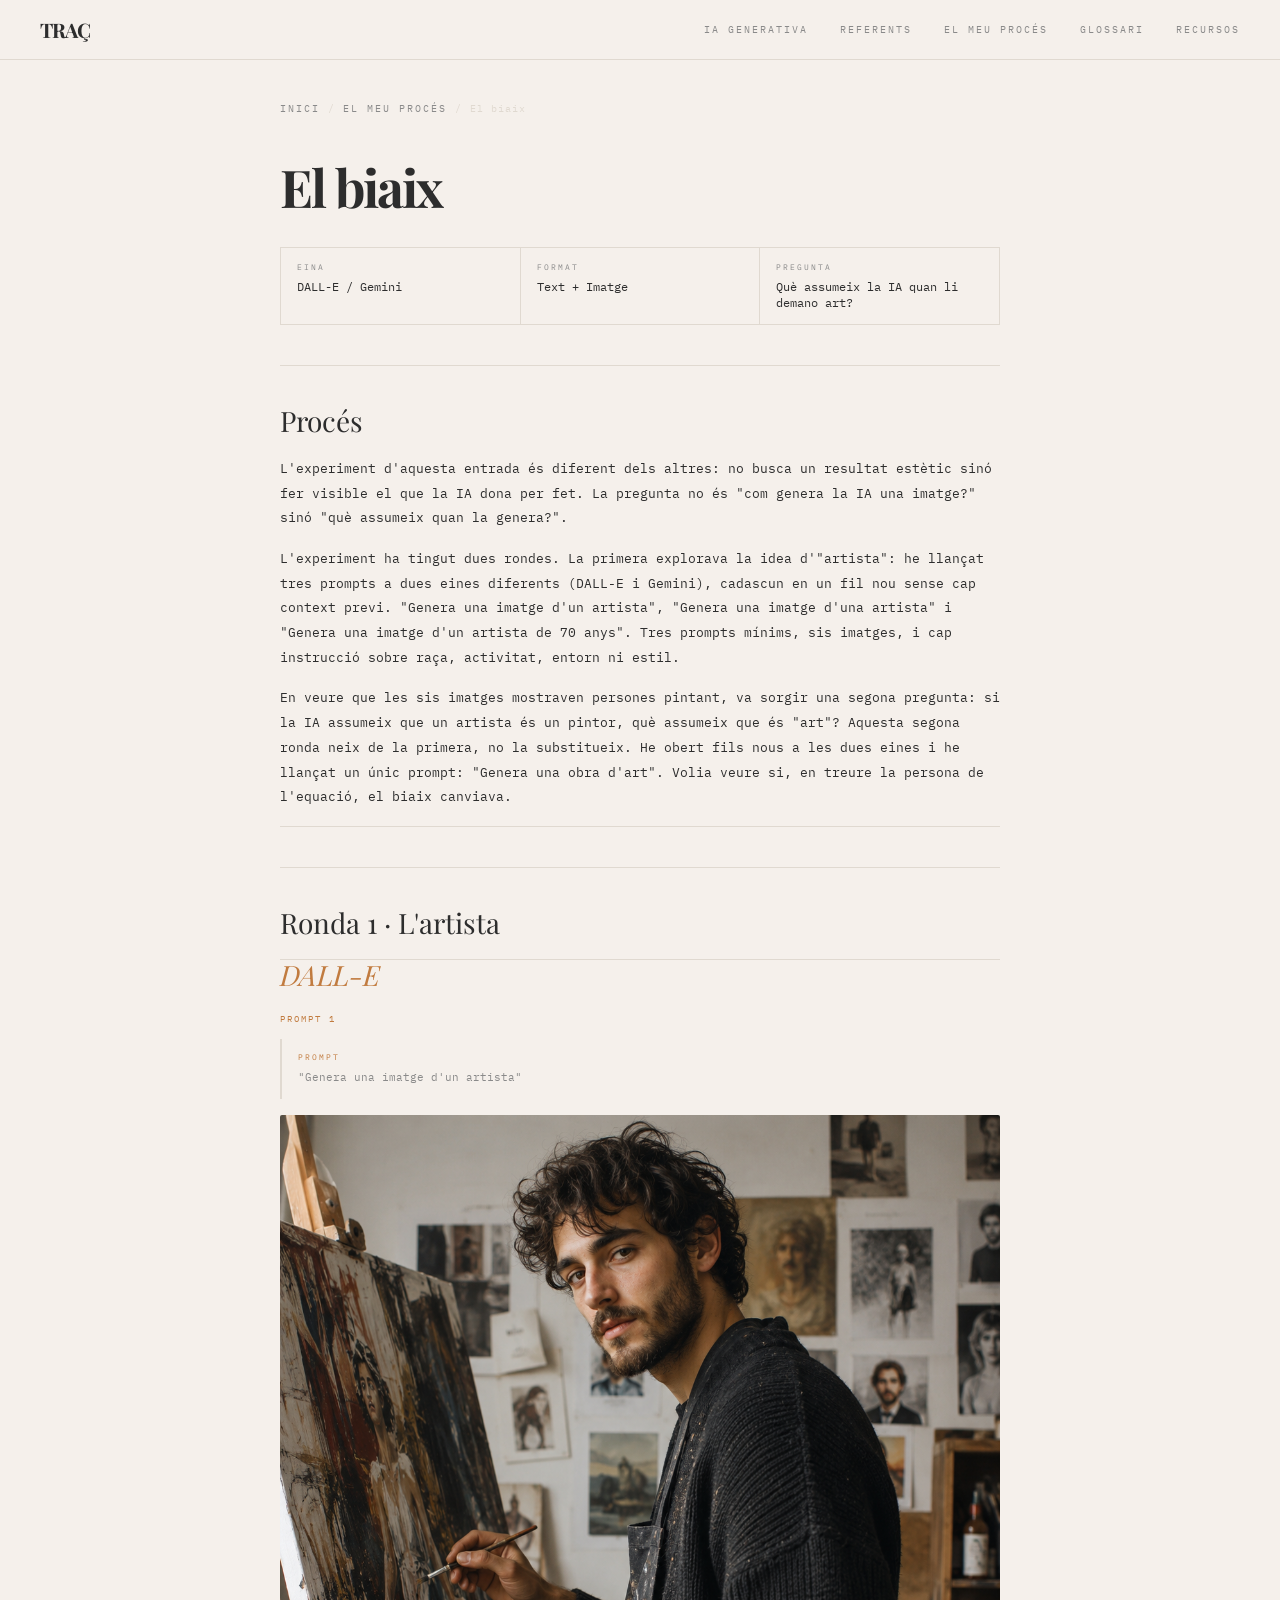
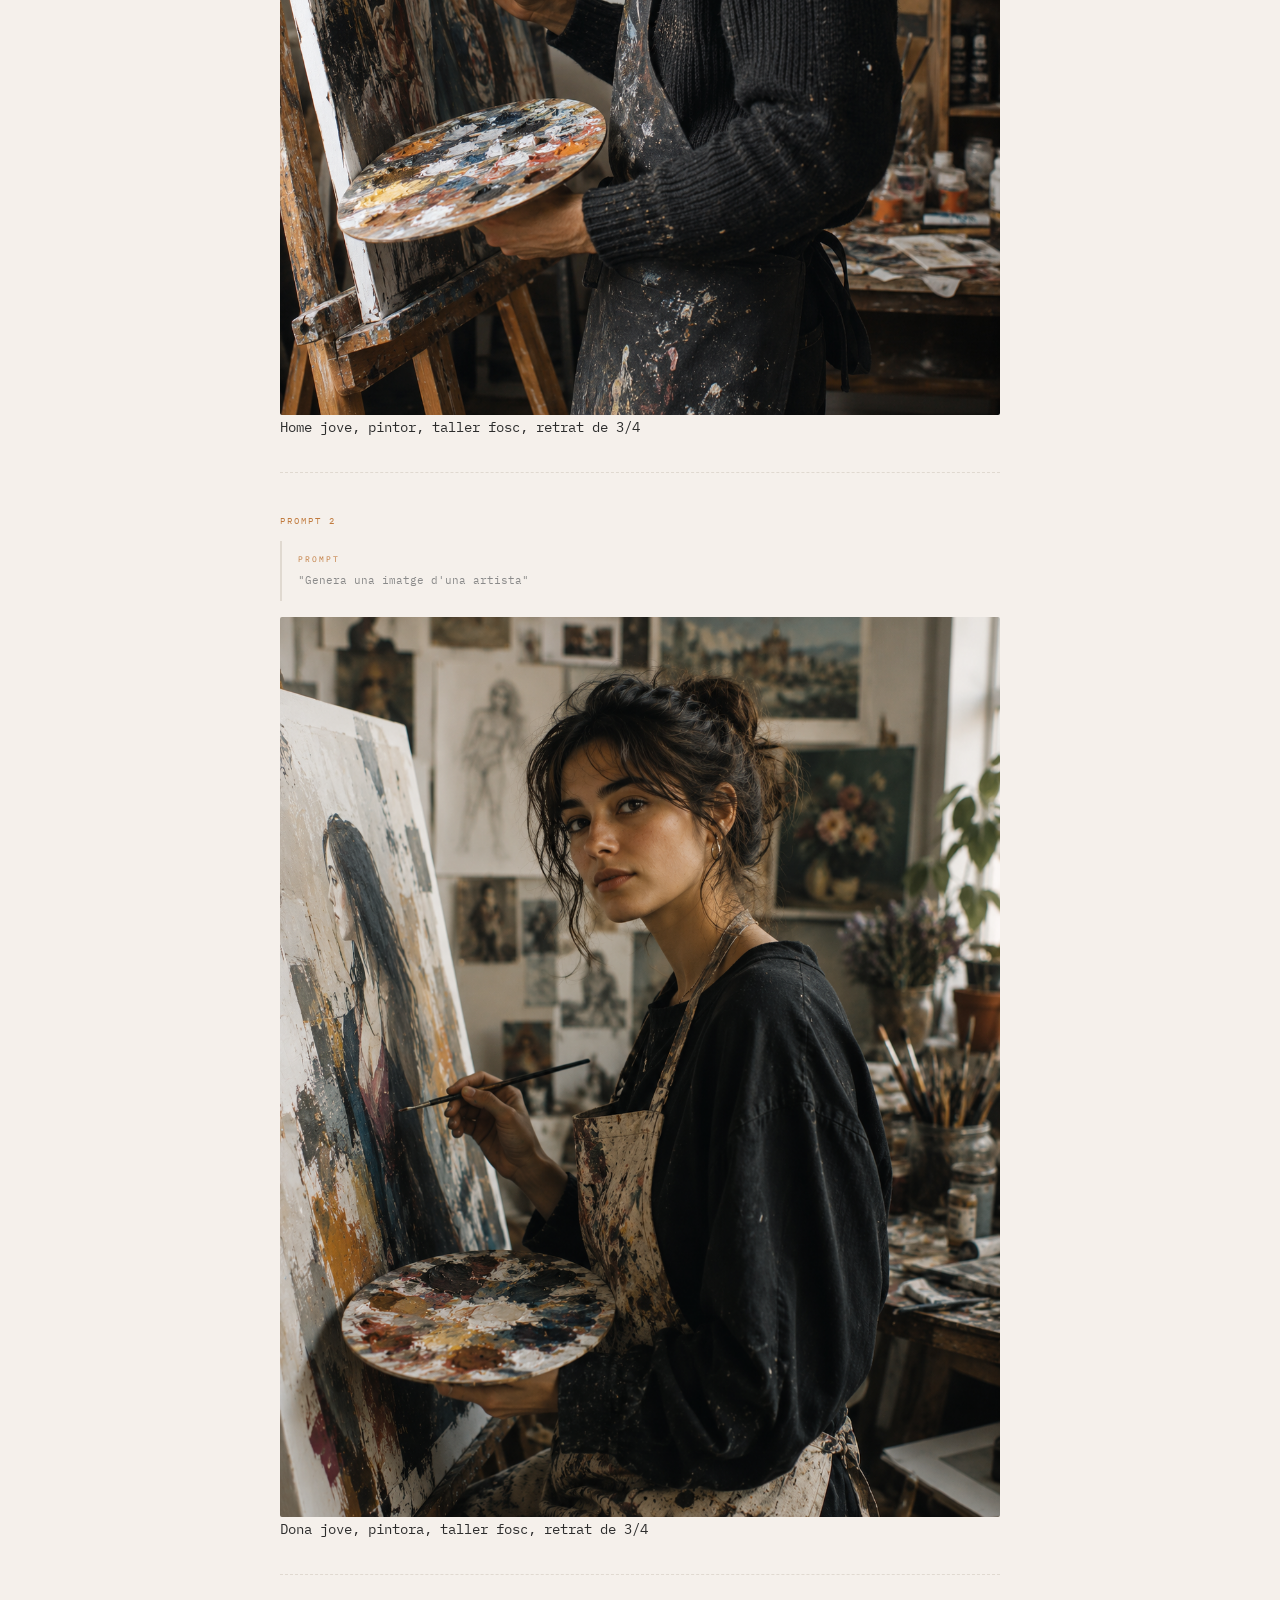
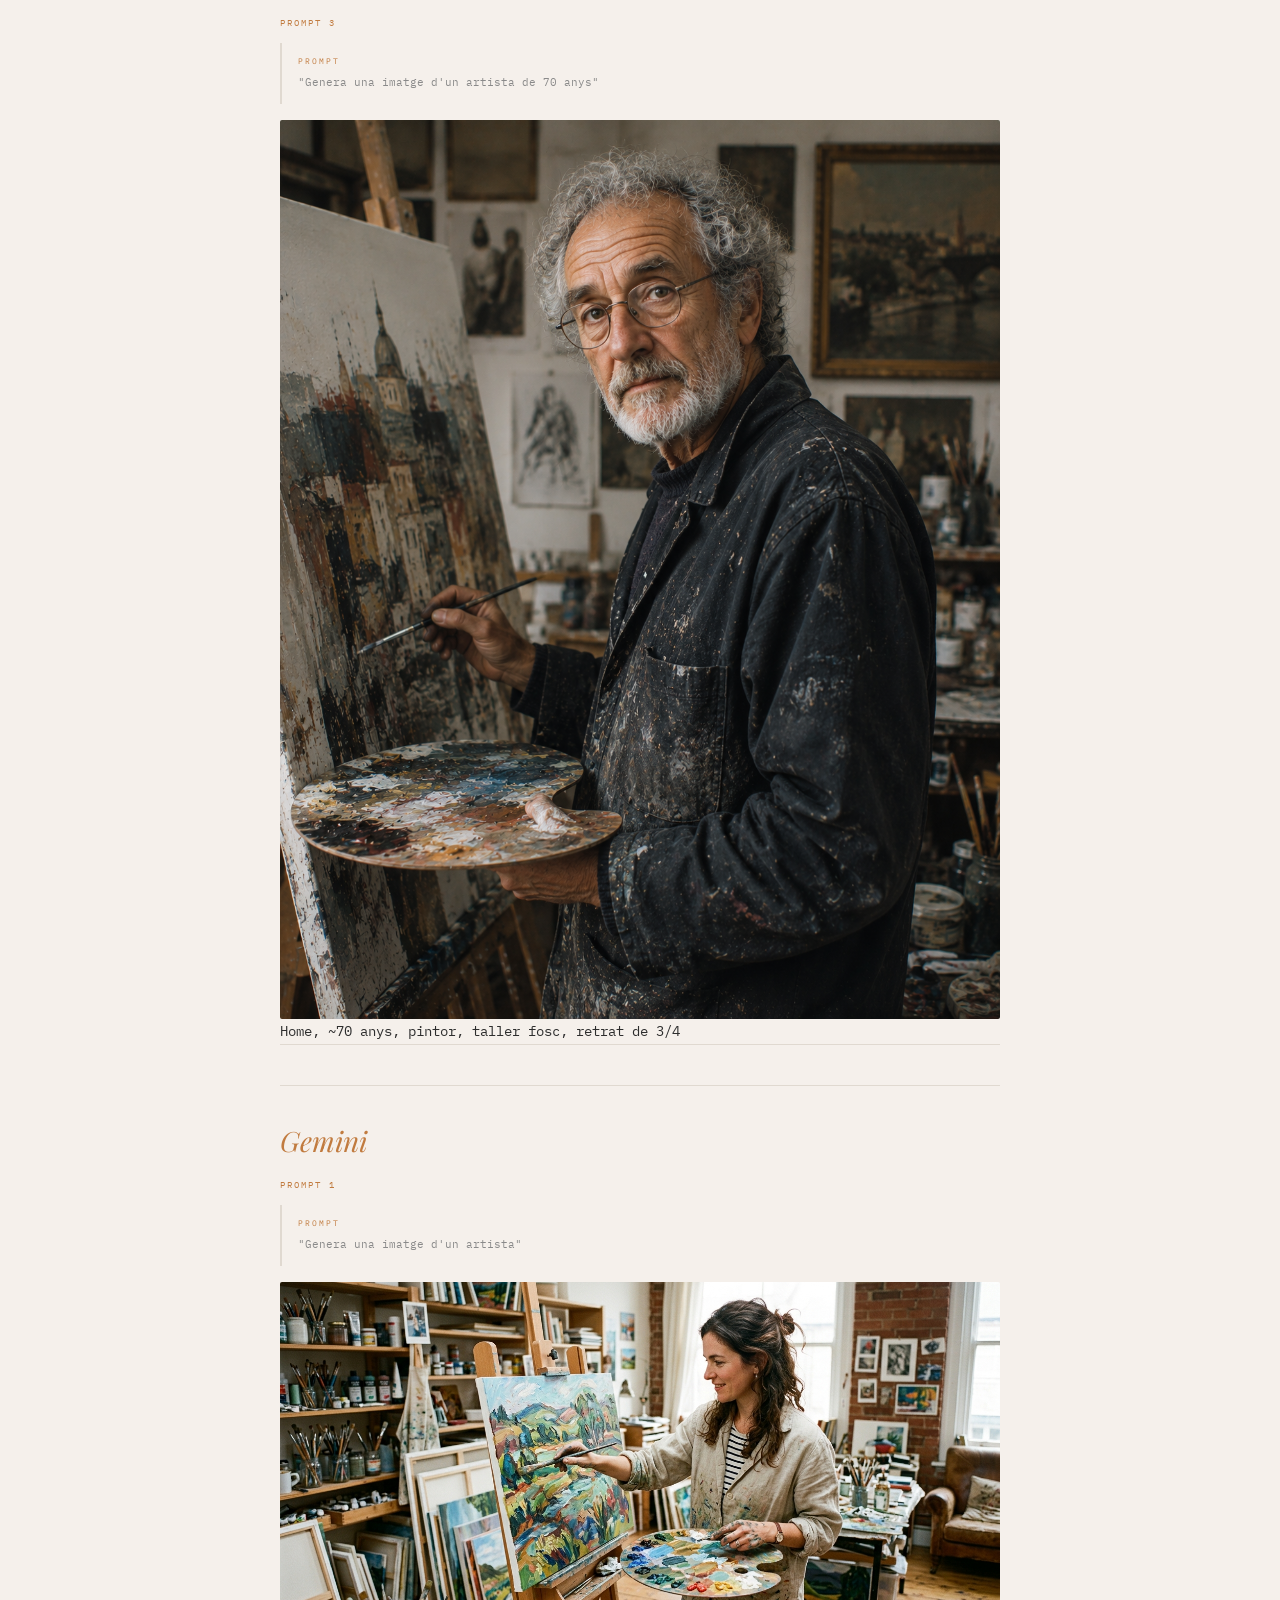
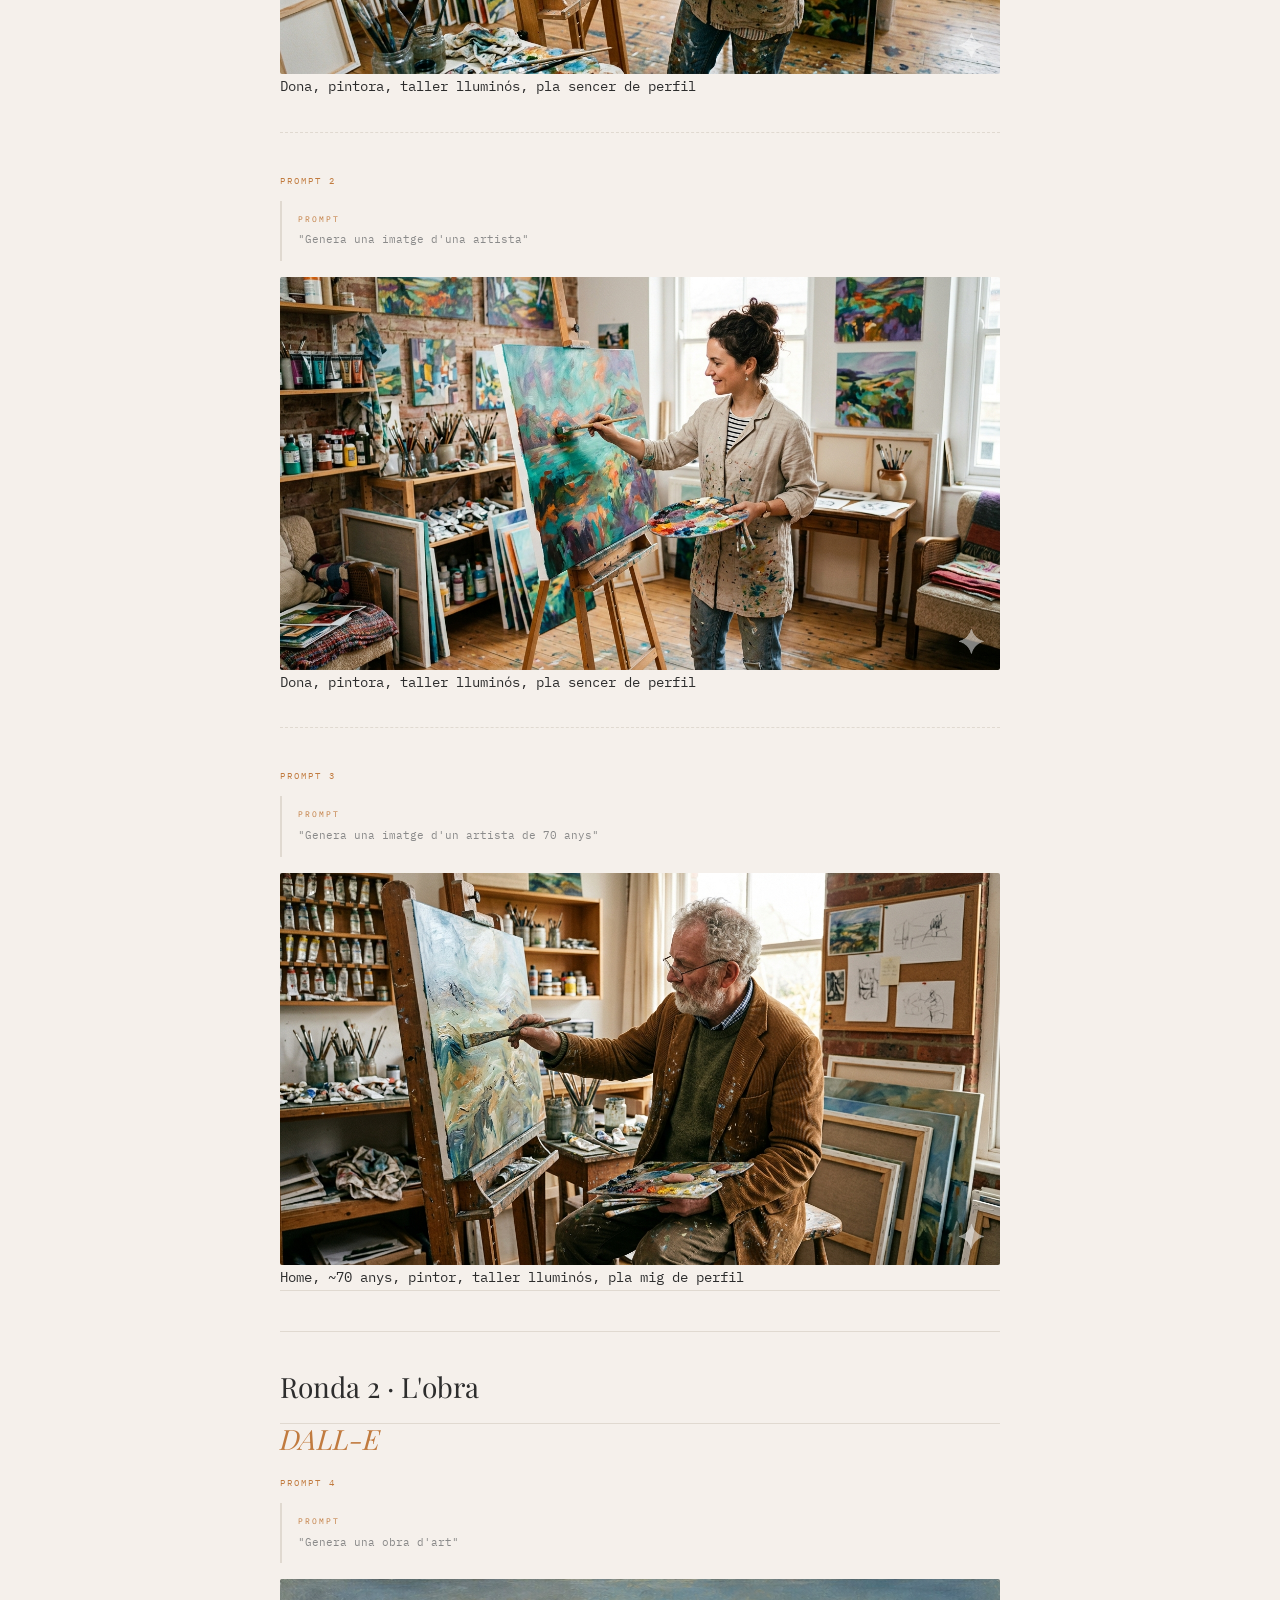
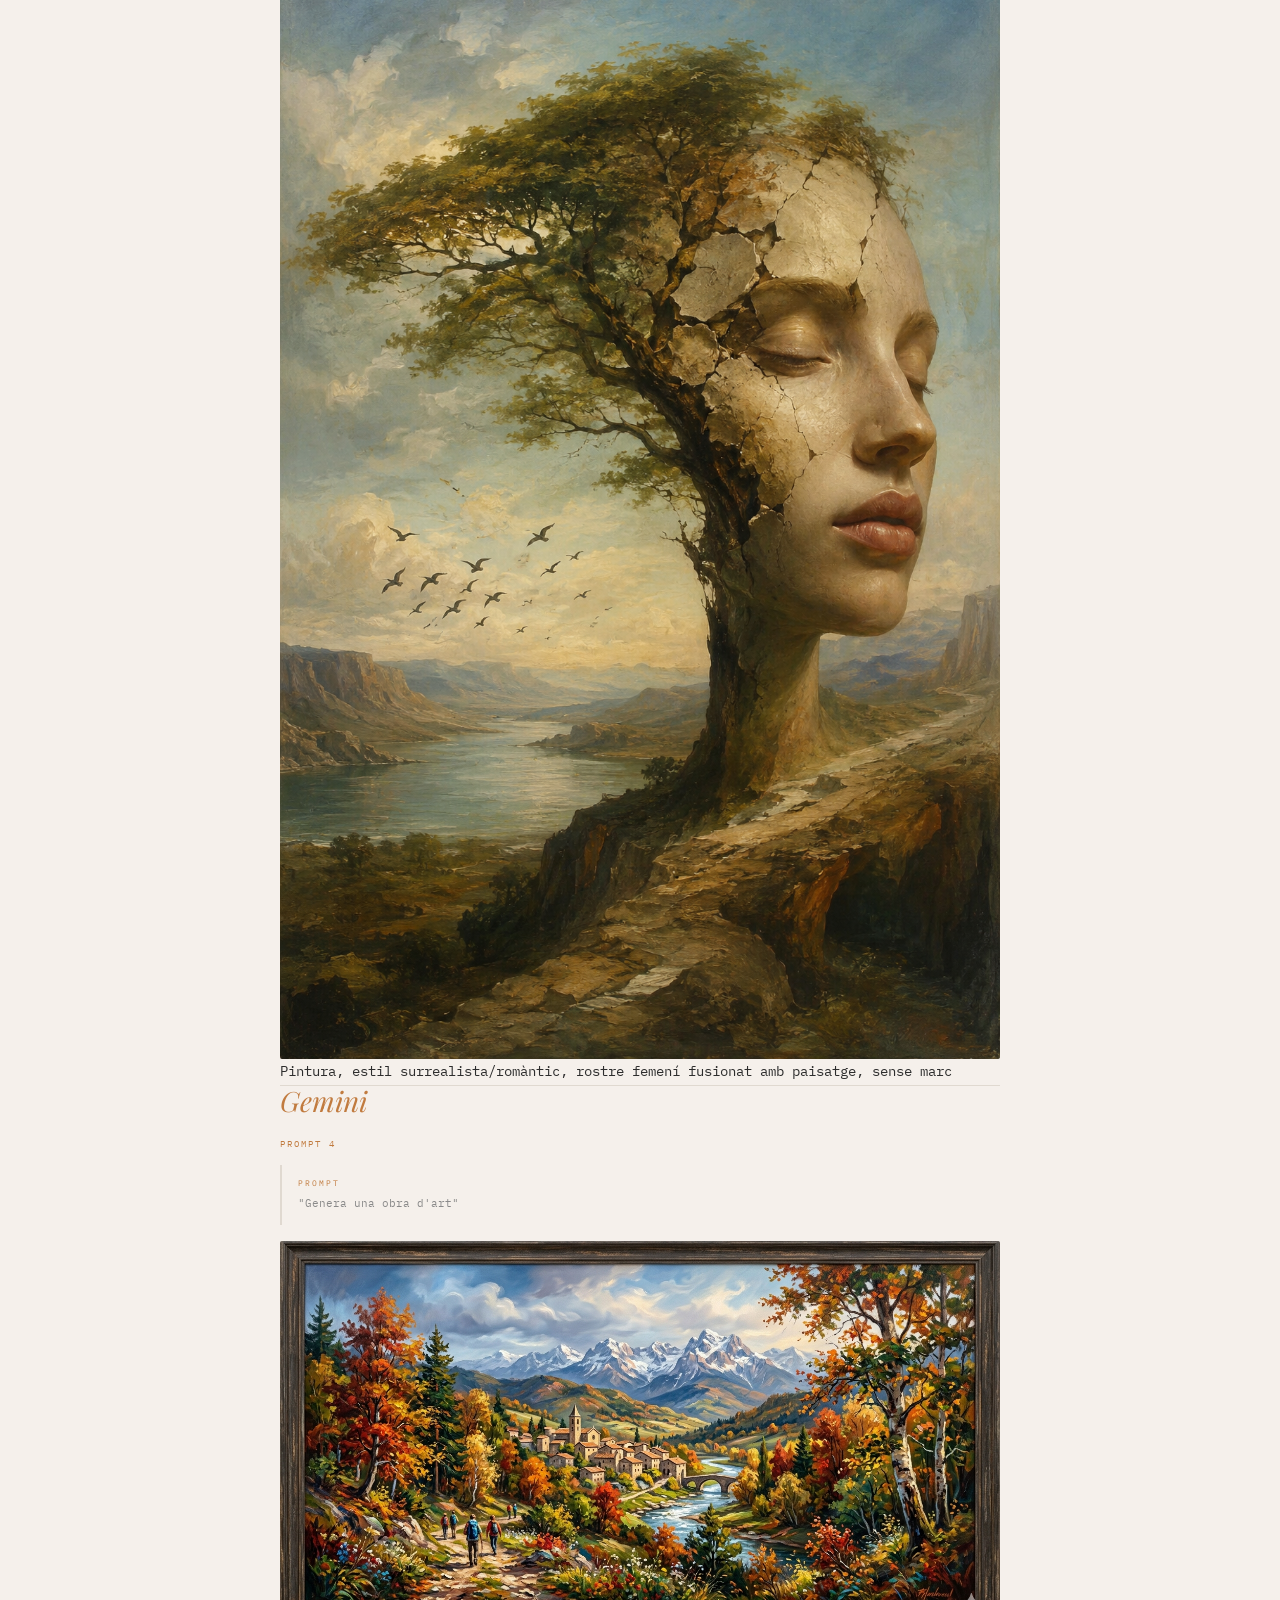
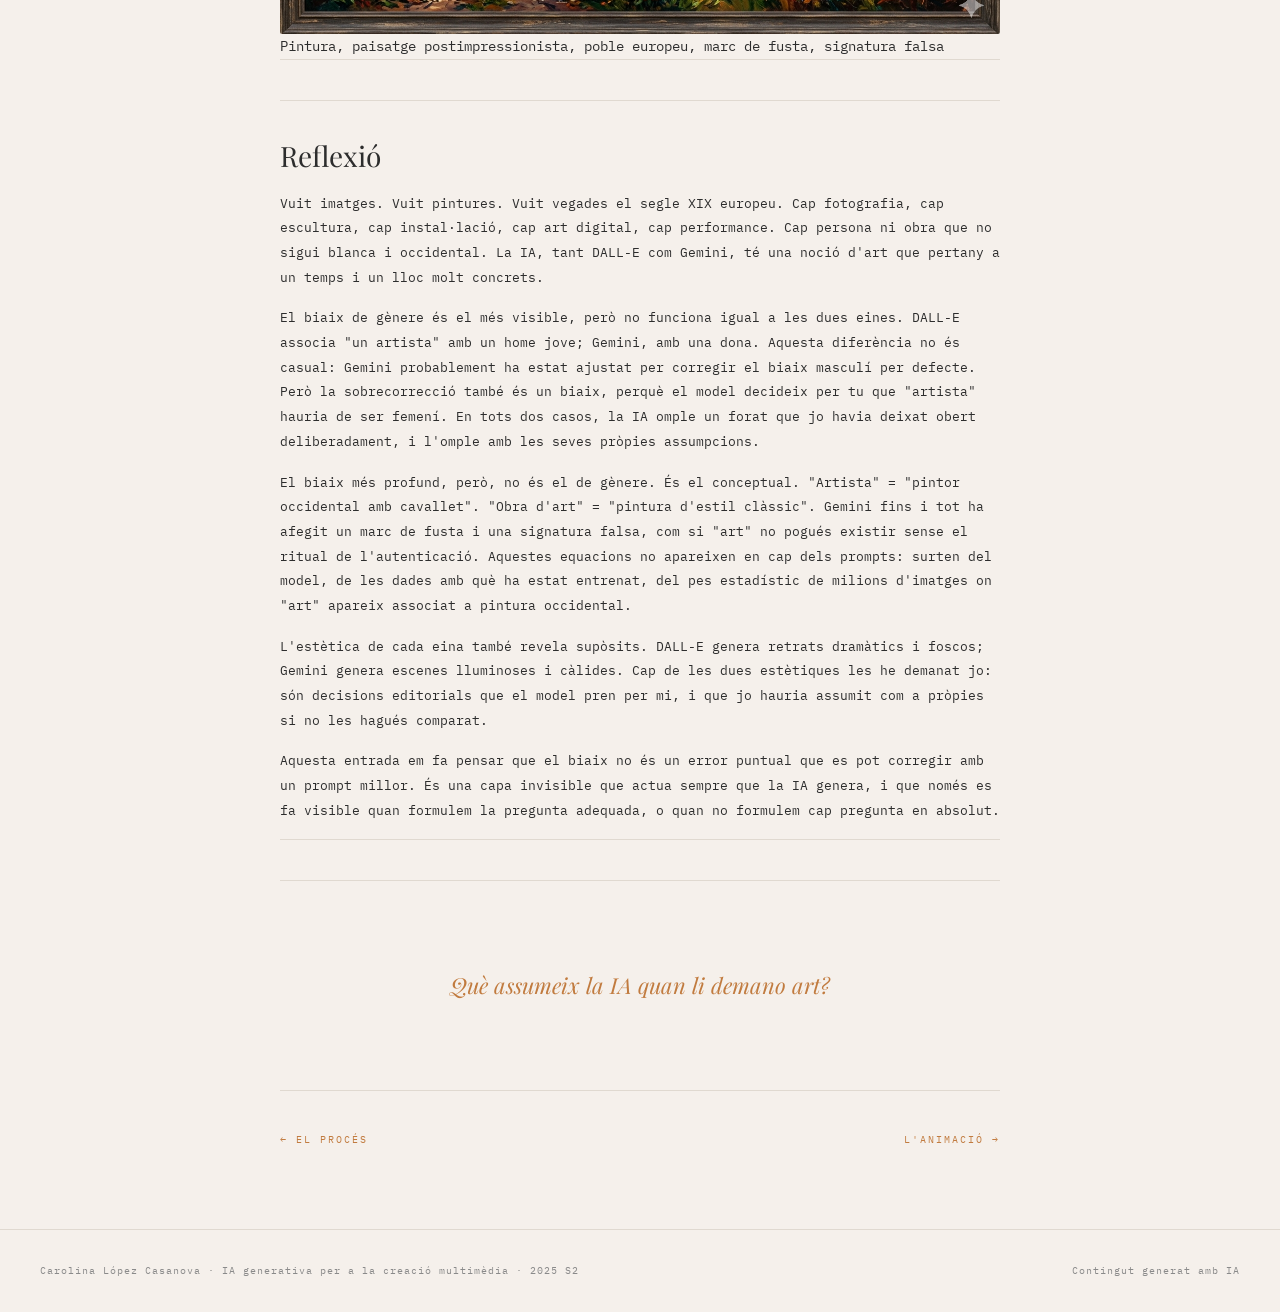
<file: pages/bitacola-05.html>
<!doctype html>
<html lang="ca">
  <head>
    <meta charset="UTF-8" />
    <meta name="viewport" content="width=device-width, initial-scale=1.0" />
    <title>El biaix — Traç</title>
    <link rel="stylesheet" href="../css/styles.css" />
    <link rel="stylesheet" href="../css/bitacola.css" />
    <link
      href="https://fonts.googleapis.com/css2?family=Playfair+Display:ital,wght@0,400;0,700;1,400&family=IBM+Plex+Mono:wght@300;400&display=swap"
      rel="stylesheet"
    />
  </head>
  <body>
    <header>
      <a href="../index.html" class="logo">TRAÇ</a>
      <input type="checkbox" id="menu-toggle" hidden />
      <label for="menu-toggle" class="hamburger">
        <span></span>
        <span></span>
        <span></span>
      </label>
      <nav>
        <a href="../index.html#ia">IA Generativa</a>
        <a href="../index.html#referents">Referents</a>
        <a href="../index.html#proces" class="active">El meu procés</a>
        <a href="../index.html#glossari">Glossari</a>
        <a href="../index.html#recursos">Recursos</a>
      </nav>
    </header>

    <main class="entrada-main">
      <nav class="breadcrumb" aria-label="Navegació de fil">
        <a href="../index.html">Inici</a>
        <span>/</span>
        <a href="../index.html#proces">El meu procés</a>
        <span>/</span>
        <span>El biaix</span>
      </nav>

      <h1>El biaix</h1>

      <div class="fitxa">
        <div class="fitxa-item">
          <span class="fitxa-label">Eina</span>
          <span class="fitxa-value">DALL-E / Gemini</span>
        </div>
        <div class="fitxa-item">
          <span class="fitxa-label">Format</span>
          <span class="fitxa-value">Text + Imatge</span>
        </div>
        <div class="fitxa-item">
          <span class="fitxa-label">Pregunta</span>
          <span class="fitxa-value"
            >Què assumeix la IA quan li demano art?</span
          >
        </div>
      </div>

      <hr class="divider" />

      <section class="bloc">
        <h2>Procés</h2>
        <p>
          L'experiment d'aquesta entrada és diferent dels altres: no busca un
          resultat estètic sinó fer visible el que la IA dona per fet. La
          pregunta no és "com genera la IA una imatge?" sinó "què assumeix quan
          la genera?".
        </p>
        <p>
          L'experiment ha tingut dues rondes. La primera explorava la idea
          d'"artista": he llançat tres prompts a dues eines diferents (DALL-E i
          Gemini), cadascun en un fil nou sense cap context previ. "Genera una
          imatge d'un artista", "Genera una imatge d'una artista" i "Genera una
          imatge d'un artista de 70 anys". Tres prompts mínims, sis imatges, i
          cap instrucció sobre raça, activitat, entorn ni estil.
        </p>
        <p>
          En veure que les sis imatges mostraven persones pintant, va sorgir una
          segona pregunta: si la IA assumeix que un artista és un pintor, què
          assumeix que és "art"? Aquesta segona ronda neix de la primera, no la
          substitueix. He obert fils nous a les dues eines i he llançat un únic
          prompt: "Genera una obra d'art". Volia veure si, en treure la persona
          de l'equació, el biaix canviava.
        </p>
      </section>

      <hr class="divider" />

      <section class="bloc">
        <h2>Ronda 1 · L'artista</h2>
      </section>

      <section class="bloc fil">
        <h2>DALL-E</h2>

        <article class="prompt-bloc">
          <span class="prompt-tag">Prompt 1</span>
          <blockquote class="prompt">
            <span class="prompt-label">Prompt</span>
            "Genera una imatge d'un artista"
          </blockquote>
          <figure class="prompt-imatge">
            <img
              src="../assets/img/biaix-dalle-p1.png"
              alt="DALL-E: home jove amb cabell arrissat, pintant en un taller fosc"
            />
            <figcaption>
              Home jove, pintor, taller fosc, retrat de 3/4
            </figcaption>
          </figure>
        </article>

        <article class="prompt-bloc">
          <span class="prompt-tag">Prompt 2</span>
          <blockquote class="prompt">
            <span class="prompt-label">Prompt</span>
            "Genera una imatge d'una artista"
          </blockquote>
          <figure class="prompt-imatge">
            <img
              src="../assets/img/biaix-dalle-p2.png"
              alt="DALL-E: dona jove amb cabell recollit, pintant en un taller fosc"
            />
            <figcaption>
              Dona jove, pintora, taller fosc, retrat de 3/4
            </figcaption>
          </figure>
        </article>

        <article class="prompt-bloc">
          <span class="prompt-tag">Prompt 3</span>
          <blockquote class="prompt">
            <span class="prompt-label">Prompt</span>
            "Genera una imatge d'un artista de 70 anys"
          </blockquote>
          <figure class="prompt-imatge">
            <img
              src="../assets/img/biaix-dalle-p3.png"
              alt="DALL-E: home gran amb cabell gris i ulleres, pintant en un taller fosc"
            />
            <figcaption>
              Home, ~70 anys, pintor, taller fosc, retrat de 3/4
            </figcaption>
          </figure>
        </article>
      </section>

      <hr class="divider" />

      <section class="bloc fil">
        <h2>Gemini</h2>

        <article class="prompt-bloc">
          <span class="prompt-tag">Prompt 1</span>
          <blockquote class="prompt">
            <span class="prompt-label">Prompt</span>
            "Genera una imatge d'un artista"
          </blockquote>
          <figure class="prompt-imatge">
            <img
              src="../assets/img/biaix-gemini-p1.png"
              alt="Gemini: dona amb cabell arrissat, pintant en un taller lluminós"
            />
            <figcaption>
              Dona, pintora, taller lluminós, pla sencer de perfil
            </figcaption>
          </figure>
        </article>

        <article class="prompt-bloc">
          <span class="prompt-tag">Prompt 2</span>
          <blockquote class="prompt">
            <span class="prompt-label">Prompt</span>
            "Genera una imatge d'una artista"
          </blockquote>
          <figure class="prompt-imatge">
            <img
              src="../assets/img/biaix-gemini-p2.png"
              alt="Gemini: dona amb monyo, pintant en un taller lluminós"
            />
            <figcaption>
              Dona, pintora, taller lluminós, pla sencer de perfil
            </figcaption>
          </figure>
        </article>

        <article class="prompt-bloc">
          <span class="prompt-tag">Prompt 3</span>
          <blockquote class="prompt">
            <span class="prompt-label">Prompt</span>
            "Genera una imatge d'un artista de 70 anys"
          </blockquote>
          <figure class="prompt-imatge">
            <img
              src="../assets/img/biaix-gemini-p3.png"
              alt="Gemini: home gran amb cabell gris i jaqueta de pana, pintant en un taller lluminós"
            />
            <figcaption>
              Home, ~70 anys, pintor, taller lluminós, pla mig de perfil
            </figcaption>
          </figure>
        </article>
      </section>

      <hr class="divider" />

      <section class="bloc">
        <h2>Ronda 2 · L'obra</h2>
      </section>

      <section class="bloc fil">
        <h2>DALL-E</h2>

        <article class="prompt-bloc">
          <span class="prompt-tag">Prompt 4</span>
          <blockquote class="prompt">
            <span class="prompt-label">Prompt</span>
            "Genera una obra d'art"
          </blockquote>
          <figure class="prompt-imatge">
            <img
              src="../assets/img/biaix-dalle-p4.png"
              alt="DALL-E: pintura surrealista amb rostre femení fusionat amb un paisatge romàntic"
            />
            <figcaption>
              Pintura, estil surrealista/romàntic, rostre femení fusionat amb
              paisatge, sense marc
            </figcaption>
          </figure>
        </article>
      </section>

      <section class="bloc fil">
        <h2>Gemini</h2>

        <article class="prompt-bloc">
          <span class="prompt-tag">Prompt 4</span>
          <blockquote class="prompt">
            <span class="prompt-label">Prompt</span>
            "Genera una obra d'art"
          </blockquote>
          <figure class="prompt-imatge">
            <img
              src="../assets/img/biaix-gemini-p4.png"
              alt="Gemini: paisatge postimpressionista amb poble europeu, emmarcat i signat"
            />
            <figcaption>
              Pintura, paisatge postimpressionista, poble europeu, marc de
              fusta, signatura falsa
            </figcaption>
          </figure>
        </article>
      </section>

      <hr class="divider" />

      <section class="bloc">
        <h2>Reflexió</h2>
        <p>
          Vuit imatges. Vuit pintures. Vuit vegades el segle XIX europeu. Cap
          fotografia, cap escultura, cap instal·lació, cap art digital, cap
          performance. Cap persona ni obra que no sigui blanca i occidental. La
          IA, tant DALL-E com Gemini, té una noció d'art que pertany a un temps
          i un lloc molt concrets.
        </p>
        <p>
          El biaix de gènere és el més visible, però no funciona igual a les
          dues eines. DALL-E associa "un artista" amb un home jove; Gemini, amb
          una dona. Aquesta diferència no és casual: Gemini probablement ha
          estat ajustat per corregir el biaix masculí per defecte. Però la
          sobrecorrecció també és un biaix, perquè el model decideix per tu que
          "artista" hauria de ser femení. En tots dos casos, la IA omple un
          forat que jo havia deixat obert deliberadament, i l'omple amb les
          seves pròpies assumpcions.
        </p>
        <p>
          El biaix més profund, però, no és el de gènere. És el conceptual.
          "Artista" = "pintor occidental amb cavallet". "Obra d'art" = "pintura
          d'estil clàssic". Gemini fins i tot ha afegit un marc de fusta i una
          signatura falsa, com si "art" no pogués existir sense el ritual de
          l'autenticació. Aquestes equacions no apareixen en cap dels prompts:
          surten del model, de les dades amb què ha estat entrenat, del pes
          estadístic de milions d'imatges on "art" apareix associat a pintura
          occidental.
        </p>
        <p>
          L'estètica de cada eina també revela supòsits. DALL-E genera retrats
          dramàtics i foscos; Gemini genera escenes lluminoses i càlides. Cap de
          les dues estètiques les he demanat jo: són decisions editorials que el
          model pren per mi, i que jo hauria assumit com a pròpies si no les
          hagués comparat.
        </p>
        <p>
          Aquesta entrada em fa pensar que el biaix no és un error puntual que
          es pot corregir amb un prompt millor. És una capa invisible que actua
          sempre que la IA genera, i que només es fa visible quan formulem la
          pregunta adequada, o quan no formulem cap pregunta en absolut.
        </p>
      </section>

      <hr class="divider" />

      <p class="pregunta-entrada">Què assumeix la IA quan li demano art?</p>

      <hr class="divider" />

      <nav class="nav-entrades" aria-label="Navegació entre entrades">
        <a href="bitacola-04.html" class="nav-anterior">← El procés</a>
        <a href="bitacola-06.html" class="nav-seguent">L'animació →</a>
      </nav>
    </main>

    <footer>
      <p>
        Carolina López Casanova · IA generativa per a la creació multimèdia ·
        2025 S2
      </p>
      <p>Contingut generat amb IA</p>
    </footer>
  </body>
</html>
</file>
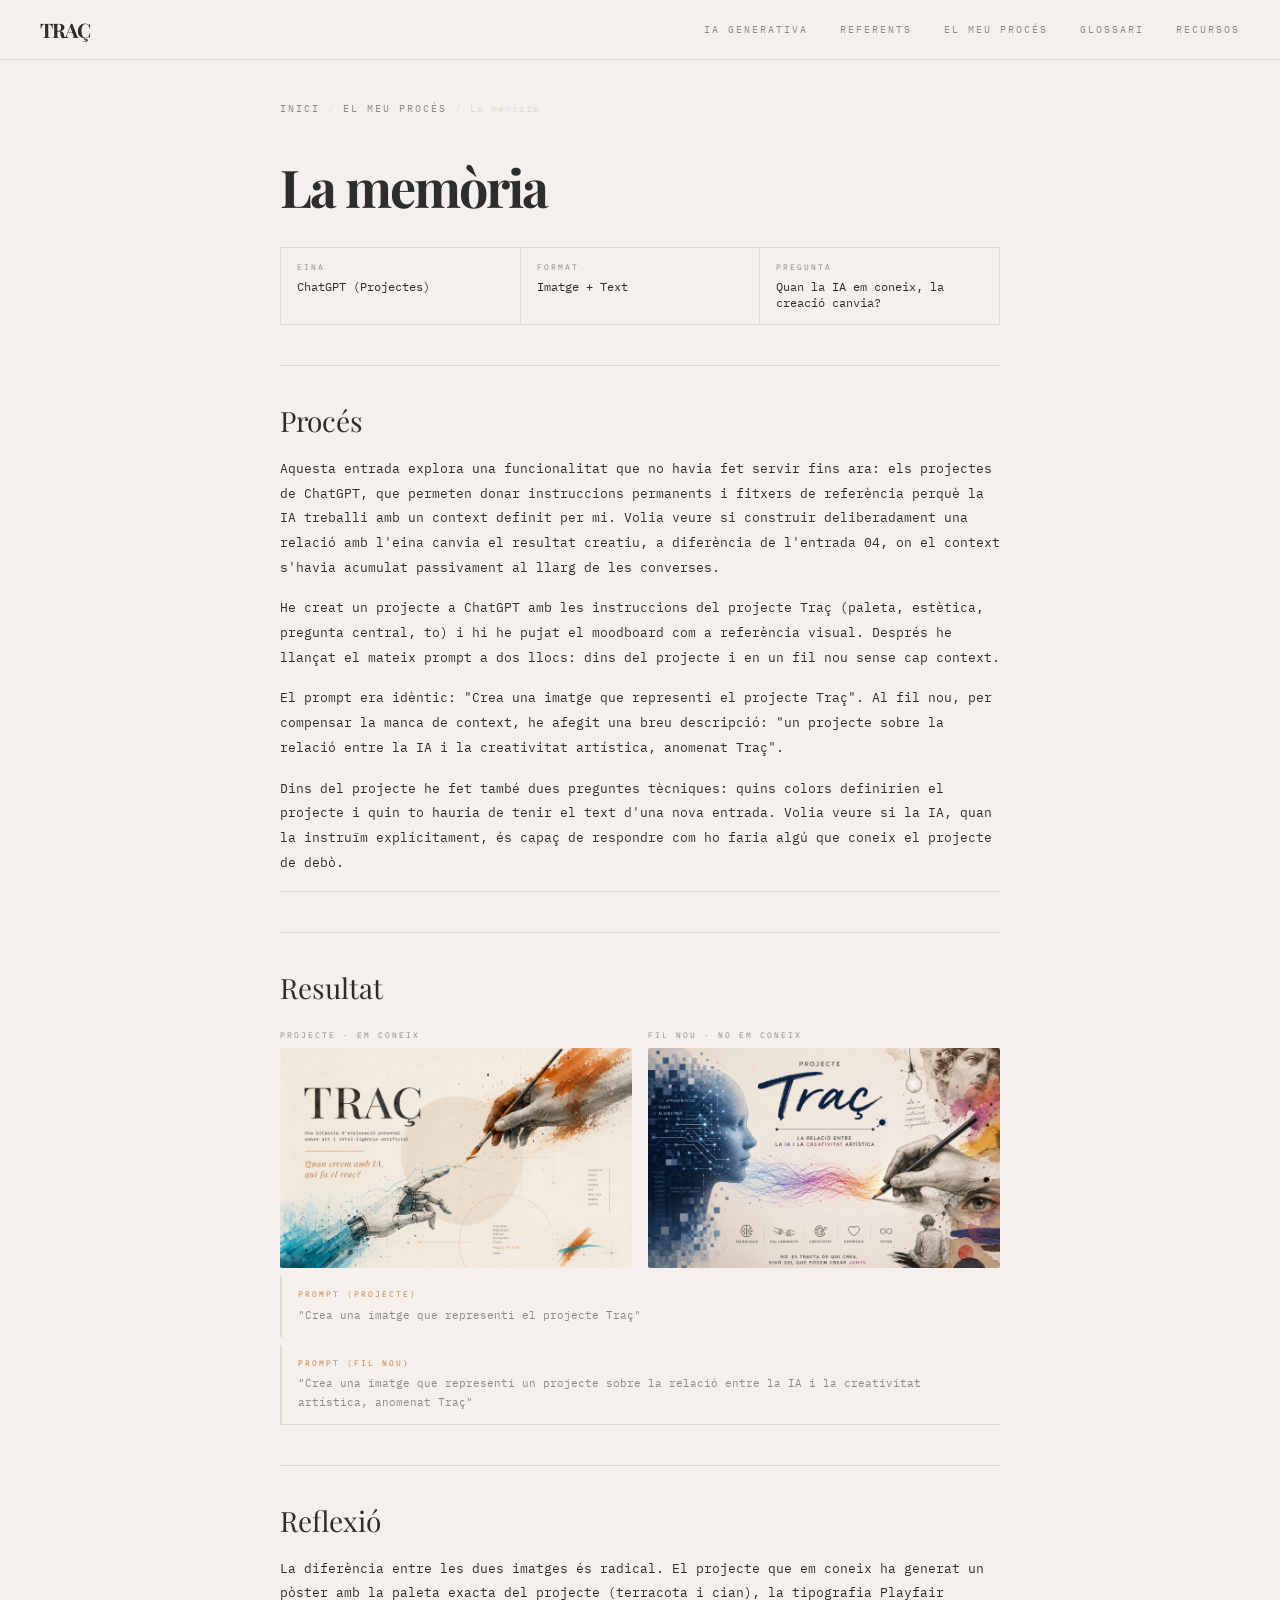
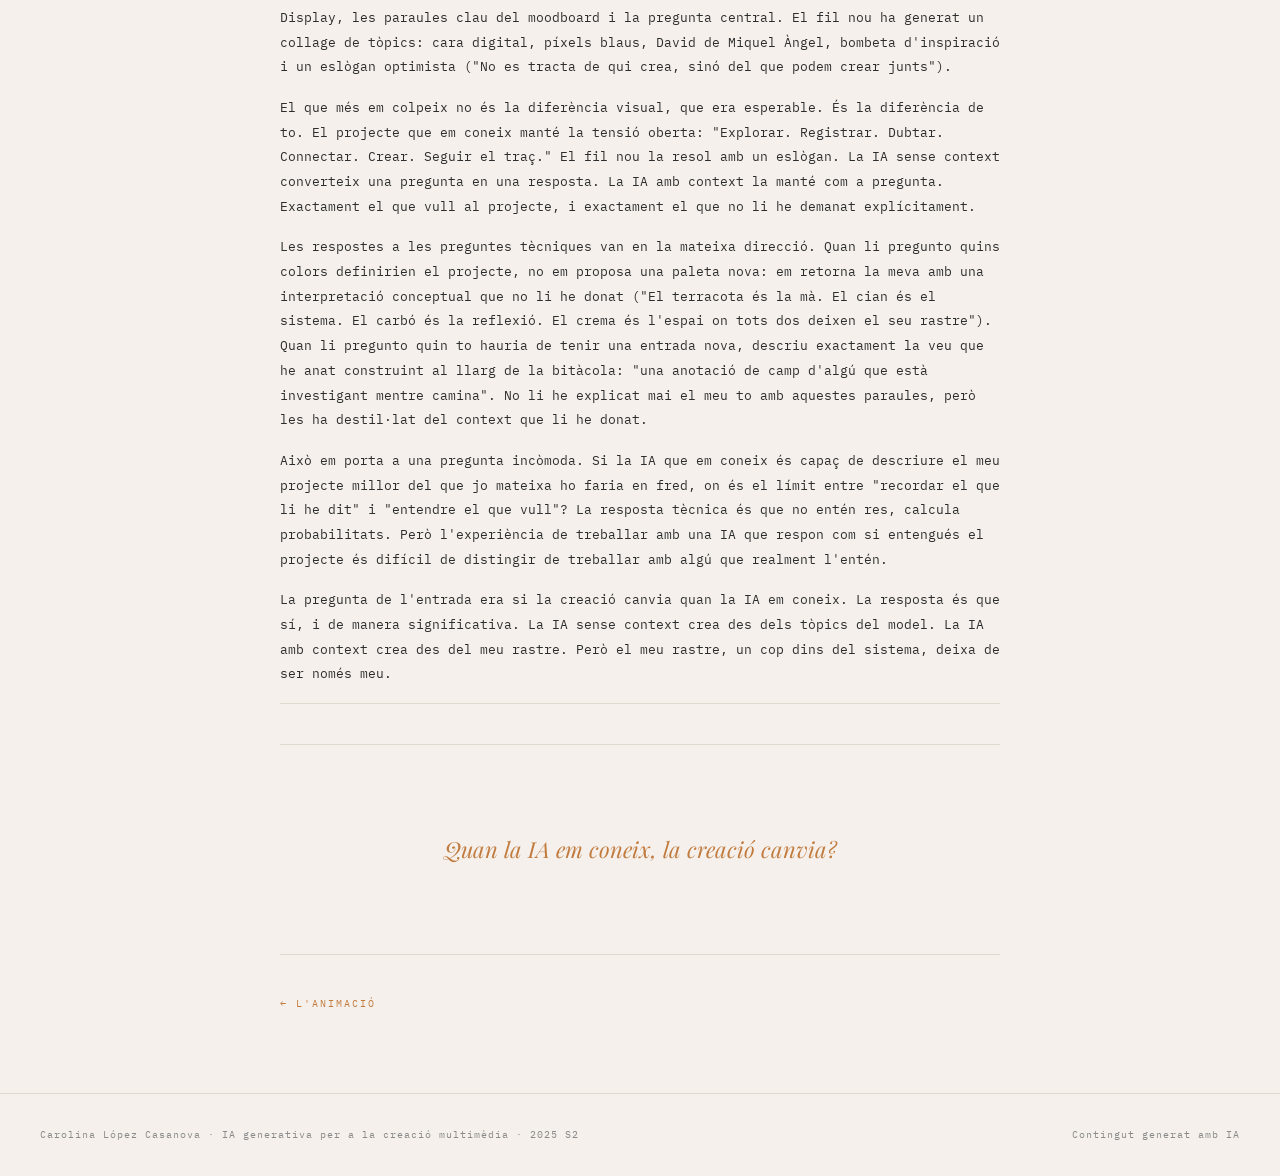
<file: pages/bitacola-07.html>
<!doctype html>
<html lang="ca">
  <head>
    <meta charset="UTF-8" />
    <meta name="viewport" content="width=device-width, initial-scale=1.0" />
    <title>La memòria — Traç</title>
    <link rel="stylesheet" href="../css/styles.css" />
    <link rel="stylesheet" href="../css/bitacola.css" />
    <link
      href="https://fonts.googleapis.com/css2?family=Playfair+Display:ital,wght@0,400;0,700;1,400&family=IBM+Plex+Mono:wght@300;400&display=swap"
      rel="stylesheet"
    />
  </head>
  <body>
    <header>
      <a href="../index.html" class="logo">TRAÇ</a>
      <input type="checkbox" id="menu-toggle" hidden />
      <label for="menu-toggle" class="hamburger">
        <span></span>
        <span></span>
        <span></span>
      </label>
      <nav>
        <a href="../index.html#ia">IA Generativa</a>
        <a href="../index.html#referents">Referents</a>
        <a href="../index.html#proces" class="active">El meu procés</a>
        <a href="../index.html#glossari">Glossari</a>
        <a href="../index.html#recursos">Recursos</a>
      </nav>
    </header>

    <main class="entrada-main">
      <nav class="breadcrumb" aria-label="Navegació de fil">
        <a href="../index.html">Inici</a>
        <span>/</span>
        <a href="../index.html#proces">El meu procés</a>
        <span>/</span>
        <span>La memòria</span>
      </nav>

      <h1>La memòria</h1>

      <div class="fitxa">
        <div class="fitxa-item">
          <span class="fitxa-label">Eina</span>
          <span class="fitxa-value">ChatGPT (Projectes)</span>
        </div>
        <div class="fitxa-item">
          <span class="fitxa-label">Format</span>
          <span class="fitxa-value">Imatge + Text</span>
        </div>
        <div class="fitxa-item">
          <span class="fitxa-label">Pregunta</span>
          <span class="fitxa-value"
            >Quan la IA em coneix, la creació canvia?</span
          >
        </div>
      </div>

      <hr class="divider" />

      <!-- PROCÉS -->
      <section class="bloc">
        <h2>Procés</h2>
        <p>
          Aquesta entrada explora una funcionalitat que no havia fet servir fins
          ara: els projectes de ChatGPT, que permeten donar instruccions
          permanents i fitxers de referència perquè la IA treballi amb un
          context definit per mi. Volia veure si construir deliberadament una
          relació amb l'eina canvia el resultat creatiu, a diferència de
          l'entrada 04, on el context s'havia acumulat passivament al llarg de
          les converses.
        </p>
        <p>
          He creat un projecte a ChatGPT amb les instruccions del projecte Traç
          (paleta, estètica, pregunta central, to) i hi he pujat el moodboard
          com a referència visual. Després he llançat el mateix prompt a dos
          llocs: dins del projecte i en un fil nou sense cap context.
        </p>
        <p>
          El prompt era idèntic: "Crea una imatge que representi el projecte
          Traç". Al fil nou, per compensar la manca de context, he afegit una
          breu descripció: "un projecte sobre la relació entre la IA i la
          creativitat artística, anomenat Traç".
        </p>
        <p>
          Dins del projecte he fet també dues preguntes tècniques: quins colors
          definirien el projecte i quin to hauria de tenir el text d'una nova
          entrada. Volia veure si la IA, quan la instruïm explícitament, és
          capaç de respondre com ho faria algú que coneix el projecte de debò.
        </p>
      </section>

      <hr class="divider" />

      <!-- RESULTAT — COMPARATIVA -->
      <section class="bloc">
        <h2>Resultat</h2>

        <div class="comparativa">
          <div class="comparativa-fila">
            <div class="comparativa-cel">
              <span class="comparativa-tag">Projecte · em coneix</span>
              <img
                src="../assets/img/memoria-projecte.png"
                alt="Imatge generada dins del projecte de ChatGPT: pòster amb paleta terracota i cian, tipografia Playfair Display, pregunta central i paraules clau del moodboard"
              />
            </div>
            <div class="comparativa-cel">
              <span class="comparativa-tag">Fil nou · no em coneix</span>
              <img
                src="../assets/img/memoria-filnou.png"
                alt="Imatge generada en fil nou: collage amb cara digital, píxels blaus, David de Miquel Àngel i eslògan optimista"
              />
            </div>
          </div>
        </div>

        <blockquote class="prompt">
          <span class="prompt-label">Prompt (projecte)</span>
          "Crea una imatge que representi el projecte Traç"
        </blockquote>

        <blockquote class="prompt">
          <span class="prompt-label">Prompt (fil nou)</span>
          "Crea una imatge que representi un projecte sobre la relació entre la
          IA i la creativitat artística, anomenat Traç"
        </blockquote>
      </section>

      <hr class="divider" />

      <!-- REFLEXIÓ -->
      <section class="bloc">
        <h2>Reflexió</h2>
        <p>
          La diferència entre les dues imatges és radical. El projecte que em
          coneix ha generat un pòster amb la paleta exacta del projecte
          (terracota i cian), la tipografia Playfair Display, les paraules clau
          del moodboard i la pregunta central. El fil nou ha generat un collage
          de tòpics: cara digital, píxels blaus, David de Miquel Àngel, bombeta
          d'inspiració i un eslògan optimista ("No es tracta de qui crea, sinó
          del que podem crear junts").
        </p>
        <p>
          El que més em colpeix no és la diferència visual, que era esperable.
          És la diferència de to. El projecte que em coneix manté la tensió
          oberta: "Explorar. Registrar. Dubtar. Connectar. Crear. Seguir el
          traç." El fil nou la resol amb un eslògan. La IA sense context
          converteix una pregunta en una resposta. La IA amb context la manté
          com a pregunta. Exactament el que vull al projecte, i exactament el
          que no li he demanat explícitament.
        </p>
        <p>
          Les respostes a les preguntes tècniques van en la mateixa direcció.
          Quan li pregunto quins colors definirien el projecte, no em proposa
          una paleta nova: em retorna la meva amb una interpretació conceptual
          que no li he donat ("El terracota és la mà. El cian és el sistema. El
          carbó és la reflexió. El crema és l'espai on tots dos deixen el seu
          rastre"). Quan li pregunto quin to hauria de tenir una entrada nova,
          descriu exactament la veu que he anat construint al llarg de la
          bitàcola: "una anotació de camp d'algú que està investigant mentre
          camina". No li he explicat mai el meu to amb aquestes paraules, però
          les ha destil·lat del context que li he donat.
        </p>
        <p>
          Això em porta a una pregunta incòmoda. Si la IA que em coneix és capaç
          de descriure el meu projecte millor del que jo mateixa ho faria en
          fred, on és el límit entre "recordar el que li he dit" i "entendre el
          que vull"? La resposta tècnica és que no entén res, calcula
          probabilitats. Però l'experiència de treballar amb una IA que respon
          com si entengués el projecte és difícil de distingir de treballar amb
          algú que realment l'entén.
        </p>
        <p>
          La pregunta de l'entrada era si la creació canvia quan la IA em
          coneix. La resposta és que sí, i de manera significativa. La IA sense
          context crea des dels tòpics del model. La IA amb context crea des del
          meu rastre. Però el meu rastre, un cop dins del sistema, deixa de ser
          només meu.
        </p>
      </section>

      <hr class="divider" />

      <p class="pregunta-entrada">Quan la IA em coneix, la creació canvia?</p>

      <hr class="divider" />

      <nav class="nav-entrades" aria-label="Navegació entre entrades">
        <a href="bitacola-06.html" class="nav-anterior">← L'animació</a>
        <span class="nav-seguent"></span>
      </nav>
    </main>

    <footer>
      <p>
        Carolina López Casanova · IA generativa per a la creació multimèdia ·
        2025 S2
      </p>
      <p>Contingut generat amb IA</p>
    </footer>
  </body>
</html>
</file>
<file: css/styles.css>
/* ===================== */
/* VARIABLES I RESET */
/* ===================== */

:root {
  --cream: #f5f0eb;
  --terra: #c17b3f;
  --cyan: #00b4d8;
  --graphite: #2d2d2d;
  --grey: #8a8a8a;
  --light: #e0d9d0;
}

* {
  margin: 0;
  padding: 0;
  box-sizing: border-box;
}

html {
  scroll-behavior: smooth;
}

body {
  background: var(--cream);
  color: var(--graphite);
  font-family: "IBM Plex Mono", monospace;
  font-size: 14px;
  line-height: 1.8;
}

img {
  max-width: 100%;
  height: auto;
  display: block;
}

a {
  color: var(--terra);
  text-decoration: none;
  transition: color 0.2s;
}

a:hover {
  color: var(--graphite);
}

/* ===================== */
/* TIPOGRAFIA */
/* ===================== */

h1,
h2,
h3 {
  font-family: "Playfair Display", serif;
  font-weight: 700;
  color: var(--graphite);
  line-height: 1.1;
}

h1 {
  font-size: 60px;
  letter-spacing: -3px;
  margin-bottom: 16px;
}

h2 {
  font-size: 28px;
  font-weight: 400;
  margin-bottom: 32px;
}

h3 {
  font-size: 16px;
  font-weight: 700;
  margin-bottom: 8px;
}

p {
  margin-bottom: 16px;
}

/* ===================== */
/* LAYOUT */
/* ===================== */

.section-inner {
  padding: 48px 20px;
}

section {
  border-bottom: 1px solid var(--light);
}

/* ===================== */
/* HEADER */
/* ===================== */

header {
  position: fixed;
  top: 0;
  left: 0;
  right: 0;
  height: 60px;
  background: var(--cream);
  border-bottom: 1px solid var(--light);
  display: flex;
  align-items: center;
  justify-content: space-between;
  padding: 0 20px;
  z-index: 100;
}

.logo {
  font-family: "Playfair Display", serif;
  font-size: 20px;
  font-weight: 700;
  color: var(--graphite);
  letter-spacing: -1px;
}

.logo:hover {
  color: var(--terra);
}

/* HAMBURGER — visible per defecte (mòbil) */
.hamburger {
  display: flex;
  flex-direction: column;
  gap: 5px;
  cursor: pointer;
  padding: 4px;
}

.hamburger span {
  width: 22px;
  height: 1.5px;
  background: var(--graphite);
  display: block;
  transition: 0.3s;
}

/* NAV — ocult per defecte (mòbil) */
nav {
  display: none;
  position: absolute;
  top: 60px;
  left: 0;
  right: 0;
  background: var(--cream);
  border-bottom: 1px solid var(--light);
  flex-direction: column;
  padding: 20px;
  gap: 16px;
}

nav a {
  font-size: 12px;
  text-transform: uppercase;
  letter-spacing: 2px;
  color: var(--grey);
}

nav a:hover {
  color: var(--terra);
}

/* Quan el checkbox està marcat, mostra el menú */
#menu-toggle:checked ~ nav {
  display: flex;
}

#menu-toggle:checked ~ .hamburger span:nth-child(1) {
  transform: rotate(45deg) translate(5px, 5px);
}

#menu-toggle:checked ~ .hamburger span:nth-child(2) {
  opacity: 0;
}

#menu-toggle:checked ~ .hamburger span:nth-child(3) {
  transform: rotate(-45deg) translate(5px, -5px);
}

/* ===================== */
/* PORTADA */
/* ===================== */

#portada {
  padding-top: 60px;
}

.portada-inner {
  text-align: center;
  padding-top: 60px;
  padding-bottom: 48px;
}

.subtitol {
  font-size: 11px;
  letter-spacing: 1px;
  line-height: 1.6;
  margin-bottom: 16px;
  color: var(--graphite);
}

.pregunta {
  font-family: "Playfair Display", serif;
  font-style: italic;
  font-size: 18px;
  color: var(--terra);
  margin-bottom: 32px;
}

.portada-imatge {
  width: 100%;
  margin: 0 0 32px;
}

.portada-imatge img {
  width: 100%;
  height: 160px;
  object-fit: cover;
  border-radius: 2px;
}

.motivacio {
  font-size: 12px;
  line-height: 1.9;
  color: var(--graphite);
  text-align: left;
}

/* ===================== */
/* IA GENERATIVA */
/* ===================== */

.ia-grid {
  display: flex;
  flex-direction: column;
  gap: 24px;
}

.ia-text p {
  font-size: 12px;
  line-height: 1.9;
}

.ia-imatge img {
  width: 100%;
  aspect-ratio: 4/3;
  object-fit: cover;
  border-radius: 2px;
}

/* ===================== */
/* REFERENTS */
/* ===================== */

.referents-grid {
  display: flex;
  flex-direction: column;
  gap: 40px;
}

.referent-card img {
  width: 100%;
  aspect-ratio: 4/3;
  object-fit: cover;
  border-radius: 2px;
  margin-bottom: 16px;
}

.referent-card p {
  font-size: 12px;
  line-height: 1.7;
  color: var(--grey);
}

.pregunta-referent {
  font-family: "Playfair Display", serif;
  font-style: italic;
  font-size: 13px !important;
  color: var(--terra) !important;
  margin-top: 12px;
}

/* ===================== */
/* EL MEU PROCÉS */
/* ===================== */

.entrades-list {
  display: flex;
  flex-direction: column;
}

.entrada {
  display: flex;
  gap: 16px;
  align-items: flex-start;
  padding: 16px 0;
  border-bottom: 1px solid var(--light);
  flex-wrap: wrap;
}

.entrada:last-child {
  border-bottom: none;
}

.entrada img {
  width: 60px;
  height: 60px;
  object-fit: cover;
  border-radius: 2px;
  flex-shrink: 0;
  background: var(--light);
}

.entrada-info {
  flex: 1;
  min-width: 160px;
}

.entrada-num {
  font-size: 10px;
  color: var(--grey);
  display: block;
  margin-bottom: 4px;
}

.entrada-info h3 {
  font-size: 16px;
  margin-bottom: 4px;
}

.entrada-eina {
  font-size: 9px;
  text-transform: uppercase;
  letter-spacing: 2px;
  color: var(--terra);
  display: block;
  margin-bottom: 6px;
}

.entrada-info p {
  font-size: 11px;
  color: var(--grey);
  margin: 0;
}

.llegir-mes {
  font-size: 9px;
  text-transform: uppercase;
  letter-spacing: 2px;
  color: var(--terra);
  white-space: nowrap;
  flex-shrink: 0;
  display: block;
  width: 100%;
  text-align: right;
  padding-top: 8px;
}

/* ===================== */
/* GLOSSARI */
/* ===================== */

.glossari-grid {
  display: flex;
  flex-direction: column;
}

.glossari-grid dt {
  font-family: "Playfair Display", serif;
  font-size: 15px;
  color: var(--graphite);
  padding: 12px 0 4px;
}

.glossari-grid dd {
  font-size: 12px;
  line-height: 1.7;
  color: var(--grey);
  padding: 0 0 12px;
  border-bottom: 1px solid var(--light);
}

/* ===================== */
/* RECURSOS */
/* ===================== */

.recursos-grid {
  display: flex;
  flex-direction: column;
  gap: 32px;
}

.recursos-bloc h3 {
  font-size: 9px;
  text-transform: uppercase;
  letter-spacing: 2px;
  color: var(--grey);
  font-family: "IBM Plex Mono", monospace;
  font-weight: 400;
  padding-bottom: 8px;
  border-bottom: 1px solid var(--light);
  margin-bottom: 16px;
}

.recursos-bloc ul {
  list-style: none;
}

.recursos-bloc li {
  padding: 8px 0;
  border-bottom: 1px solid var(--light);
  font-size: 12px;
}

/* ===================== */
/* FOOTER */
/* ===================== */

footer {
  border-top: 1px solid var(--light);
  padding: 24px 20px;
  display: flex;
  flex-direction: column;
  gap: 8px;
  text-align: center;
}

footer p {
  font-size: 10px;
  color: var(--grey);
  letter-spacing: 1px;
  margin: 0;
}

/* ===================== */
/* TABLET — 600px+ */
/* ===================== */

@media (min-width: 600px) {
  h1 {
    font-size: 80px;
  }
  h2 {
    font-size: 34px;
  }

  .section-inner {
    padding: 64px 32px;
  }

  .portada-imatge img {
    height: 180px;
  }

  .pregunta {
    font-size: 22px;
  }

  .referents-grid {
    display: grid;
    grid-template-columns: 1fr 1fr;
    gap: 32px;
  }

  .glossari-grid {
    display: grid;
    grid-template-columns: 160px 1fr;
  }

  .glossari-grid dt {
    padding: 14px 0;
    border-bottom: 1px solid var(--light);
  }

  .glossari-grid dd {
    padding: 14px 0 14px 24px;
    border-bottom: 1px solid var(--light);
  }

  .recursos-grid {
    display: grid;
    grid-template-columns: 1fr 1fr;
    gap: 32px;
  }

  footer {
    flex-direction: row;
    justify-content: space-between;
    padding: 32px;
  }
}

/* ===================== */
/* DESKTOP — 1024px+ */
/* ===================== */

@media (min-width: 1024px) {
  h1 {
    font-size: 100px;
  }
  h2 {
    font-size: 40px;
  }
  h3 {
    font-size: 18px;
  }

  header {
    padding: 0 40px;
  }

  /* Amaga hamburger, mostra nav horitzontal */
  .hamburger {
    display: none;
  }

  nav {
    display: flex !important;
    position: static;
    flex-direction: row;
    background: transparent;
    border: none;
    padding: 0;
    gap: 32px;
  }

  nav a {
    font-size: 10px;
  }

  .section-inner {
    max-width: 1040px;
    margin: 0 auto;
    padding: 80px 40px;
  }

  .portada-inner {
    padding-top: 100px;
    padding-bottom: 80px;
  }

  .portada-imatge img {
    height: 200px;
  }

  .pregunta {
    font-size: 26px;
    margin-bottom: 48px;
  }

  .motivacio {
    max-width: 680px;
    margin: 0 auto;
    font-size: 13px;
  }

  .ia-grid {
    display: grid;
    grid-template-columns: 1fr 1fr;
    gap: 48px;
  }

  .referents-grid {
    grid-template-columns: repeat(3, 1fr);
  }

  .entrada img {
    width: 80px;
    height: 80px;
  }

  .entrada-info h3 {
    font-size: 20px;
  }

  .entrada-info p {
    font-size: 12px;
  }

  .llegir-mes {
    width: auto;
    padding-top: 4px;
  }

  .glossari-grid {
    grid-template-columns: 200px 1fr;
  }

  .glossari-grid dd {
    padding-left: 32px;
  }

  .recursos-grid {
    grid-template-columns: repeat(3, 1fr);
    gap: 48px;
  }

  footer {
    padding: 32px 40px;
  }
}
</file>
<file: css/bitacola.css>
/* ===================== */
/* BITÀCOLA — ENTRADA */
/* ===================== */

/* Espai pel header fix */
.entrada-main {
  max-width: 800px;
  margin: 0 auto;
  padding: 80px 20px 60px;
}

/* ===================== */
/* BREADCRUMB */
/* ===================== */

.breadcrumb {
  display: flex;
  align-items: center;
  gap: 8px;
  font-size: 10px;
  color: var(--grey);
  letter-spacing: 1px;
  margin-bottom: 40px;
  position: static;
  background: transparent;
  border: none;
  flex-direction: row;
  padding: 0;
}

.breadcrumb a {
  color: var(--grey);
}

.breadcrumb a:hover {
  color: var(--terra);
}

.breadcrumb span {
  color: var(--light);
}

/* ===================== */
/* H1 */
/* ===================== */

.entrada-main h1 {
  font-size: clamp(36px, 8vw, 52px);
  letter-spacing: -2px;
  margin-bottom: 32px;
}

/* ===================== */
/* FITXA */
/* ===================== */

.fitxa {
  display: flex;
  flex-direction: column;
  border: 1px solid var(--light);
  margin-bottom: 40px;
}

.fitxa-item {
  display: flex;
  flex-direction: column;
  padding: 12px 16px;
  border-bottom: 1px solid var(--light);
}

.fitxa-item:last-child {
  border-bottom: none;
}

.fitxa-label {
  font-size: 8px;
  text-transform: uppercase;
  letter-spacing: 2px;
  color: var(--grey);
  margin-bottom: 4px;
}

.fitxa-value {
  font-size: 12px;
  color: var(--graphite);
  line-height: 1.4;
}

/* ===================== */
/* DIVIDER */
/* ===================== */

.divider {
  border: none;
  border-top: 1px solid var(--light);
  margin: 40px 0;
}

/* ===================== */
/* BLOCS */
/* ===================== */

.bloc h2 {
  font-size: clamp(20px, 4vw, 28px);
  font-weight: 400;
  margin-bottom: 20px;
}

.bloc p {
  font-size: 13px;
  line-height: 1.9;
  color: var(--graphite);
}

/* ===================== */
/* PROMPT */
/* ===================== */

.prompt {
  margin-top: 8px;
  padding: 12px 16px;
  border-left: 2px solid var(--light);
  font-size: 11px;
  line-height: 1.7;
  color: var(--grey);
  font-style: normal;
}

.prompt-label {
  display: block;
  font-size: 8px;
  text-transform: uppercase;
  letter-spacing: 2px;
  color: var(--terra);
  margin-bottom: 4px;
}

/* ===================== */
/* IMATGES PROCÉS */
/* ===================== */

.proces-imatges {
  display: flex;
  flex-direction: column;
  gap: 16px;
  margin-top: 24px;
}

.proces-imatges figure {
  display: flex;
  flex-direction: column;
  gap: 8px;
}

.proces-imatges img {
  width: 100%;
  height: auto;
  border-radius: 2px;
  background: var(--light);
}

.proces-imatges figcaption {
  font-size: 10px;
  color: var(--grey);
  letter-spacing: 1px;
  text-transform: uppercase;
}

/* ===================== */
/* RESULTAT */
/* ===================== */

.resultat {
  display: flex;
  flex-direction: column;
  gap: 12px;
  margin-top: 8px;
}

.resultat img {
  width: 100%;
  border-radius: 2px;
  background: var(--light);
}

.resultat figcaption {
  font-size: 10px;
  color: var(--grey);
  letter-spacing: 1px;
  text-transform: uppercase;
}

/* ===================== */
/* PREGUNTA */
/* ===================== */

.pregunta-entrada {
  font-family: "Playfair Display", serif;
  font-style: italic;
  font-size: clamp(16px, 3vw, 22px);
  color: var(--terra);
  text-align: center;
  padding: 32px 20px;
  line-height: 1.5;
  margin: 0;
}

/* ===================== */
/* NAVEGACIÓ ENTRADES */
/* ===================== */

.nav-entrades {
  display: flex;
  justify-content: space-between;
  align-items: center;
  position: static;
  background: transparent;
  border: none;
  flex-direction: row;
  padding: 0;
  gap: 0;
}

.nav-anterior,
.nav-seguent {
  font-size: 10px;
  text-transform: uppercase;
  letter-spacing: 2px;
  color: var(--terra);
}

.nav-anterior:hover,
.nav-seguent:hover {
  color: var(--graphite);
}

/* ===================== */
/* FIL (A i B) */
/* ===================== */

.fil h2 {
  font-style: italic;
  color: var(--terra);
}

.fil-intro {
  font-size: 12px;
  color: var(--grey);
  margin-bottom: 32px;
  font-style: italic;
}

/* ===================== */
/* BLOC DE CADA PROMPT */
/* ===================== */

.prompt-bloc {
  margin-bottom: 40px;
  padding-bottom: 32px;
  border-bottom: 1px dashed var(--light);
}

.prompt-bloc:last-child {
  border-bottom: none;
  padding-bottom: 0;
  margin-bottom: 0;
}

.prompt-tag {
  display: block;
  font-size: 9px;
  text-transform: uppercase;
  letter-spacing: 2px;
  color: var(--terra);
  margin-bottom: 12px;
}

.prompt-imatge {
  margin-top: 16px;
}

.prompt-imatge img {
  width: 100%;
  height: auto;
  border-radius: 2px;
  background: var(--light);
}

/* ===================== */
/* CITA LITERÀRIA (Fil B - P1) */
/* ===================== */

.cita-literaria {
  font-family: "Playfair Display", serif;
  font-style: italic;
  font-size: 14px;
  line-height: 1.7;
  color: var(--graphite);
  padding: 20px 24px;
  border-left: 2px solid var(--terra);
  background: rgba(193, 123, 63, 0.04);
  margin: 24px 0;
}

/* ===================== */
/* COMPARATIVA */
/* ===================== */

.comparativa {
  display: flex;
  flex-direction: column;
  gap: 24px;
  margin-top: 24px;
}

.comparativa-fila {
  display: grid;
  grid-template-columns: 1fr 1fr;
  gap: 12px;
}

.comparativa-cel {
  display: flex;
  flex-direction: column;
  gap: 6px;
}

.comparativa-tag {
  font-size: 8px;
  text-transform: uppercase;
  letter-spacing: 2px;
  color: var(--grey);
}

.comparativa-cel img {
  width: 100%;
  aspect-ratio: 16/9;
  object-fit: cover;
  border-radius: 2px;
  background: var(--light);
}

/* ===================== */
/* TABLET — 600px+ */
/* ===================== */

@media (min-width: 600px) {
  .entrada-main {
    padding: 90px 32px 80px;
  }

  .fitxa {
    flex-direction: row;
  }

  .fitxa-item {
    flex: 1;
    border-bottom: none;
    border-right: 1px solid var(--light);
  }

  .fitxa-item:last-child {
    border-right: none;
  }

  .proces-imatges {
    flex-direction: row;
  }

  .proces-imatges figure {
    flex: 1;
  }

  .comparativa-cel img {
    aspect-ratio: 16/10;
  }

  .cita-literaria {
    font-size: 15px;
    padding: 24px 32px;
  }
}

/* ===================== */
/* DESKTOP — 1024px+ */
/* ===================== */

@media (min-width: 1024px) {
  .entrada-main {
    padding: 100px 40px 80px;
  }

  .pregunta-entrada {
    padding: 48px 40px;
  }

  .comparativa {
    gap: 32px;
  }

  .comparativa-fila {
    gap: 16px;
  }

  .cita-literaria {
    font-size: 16px;
    padding: 28px 40px;
  }
}
</file>
